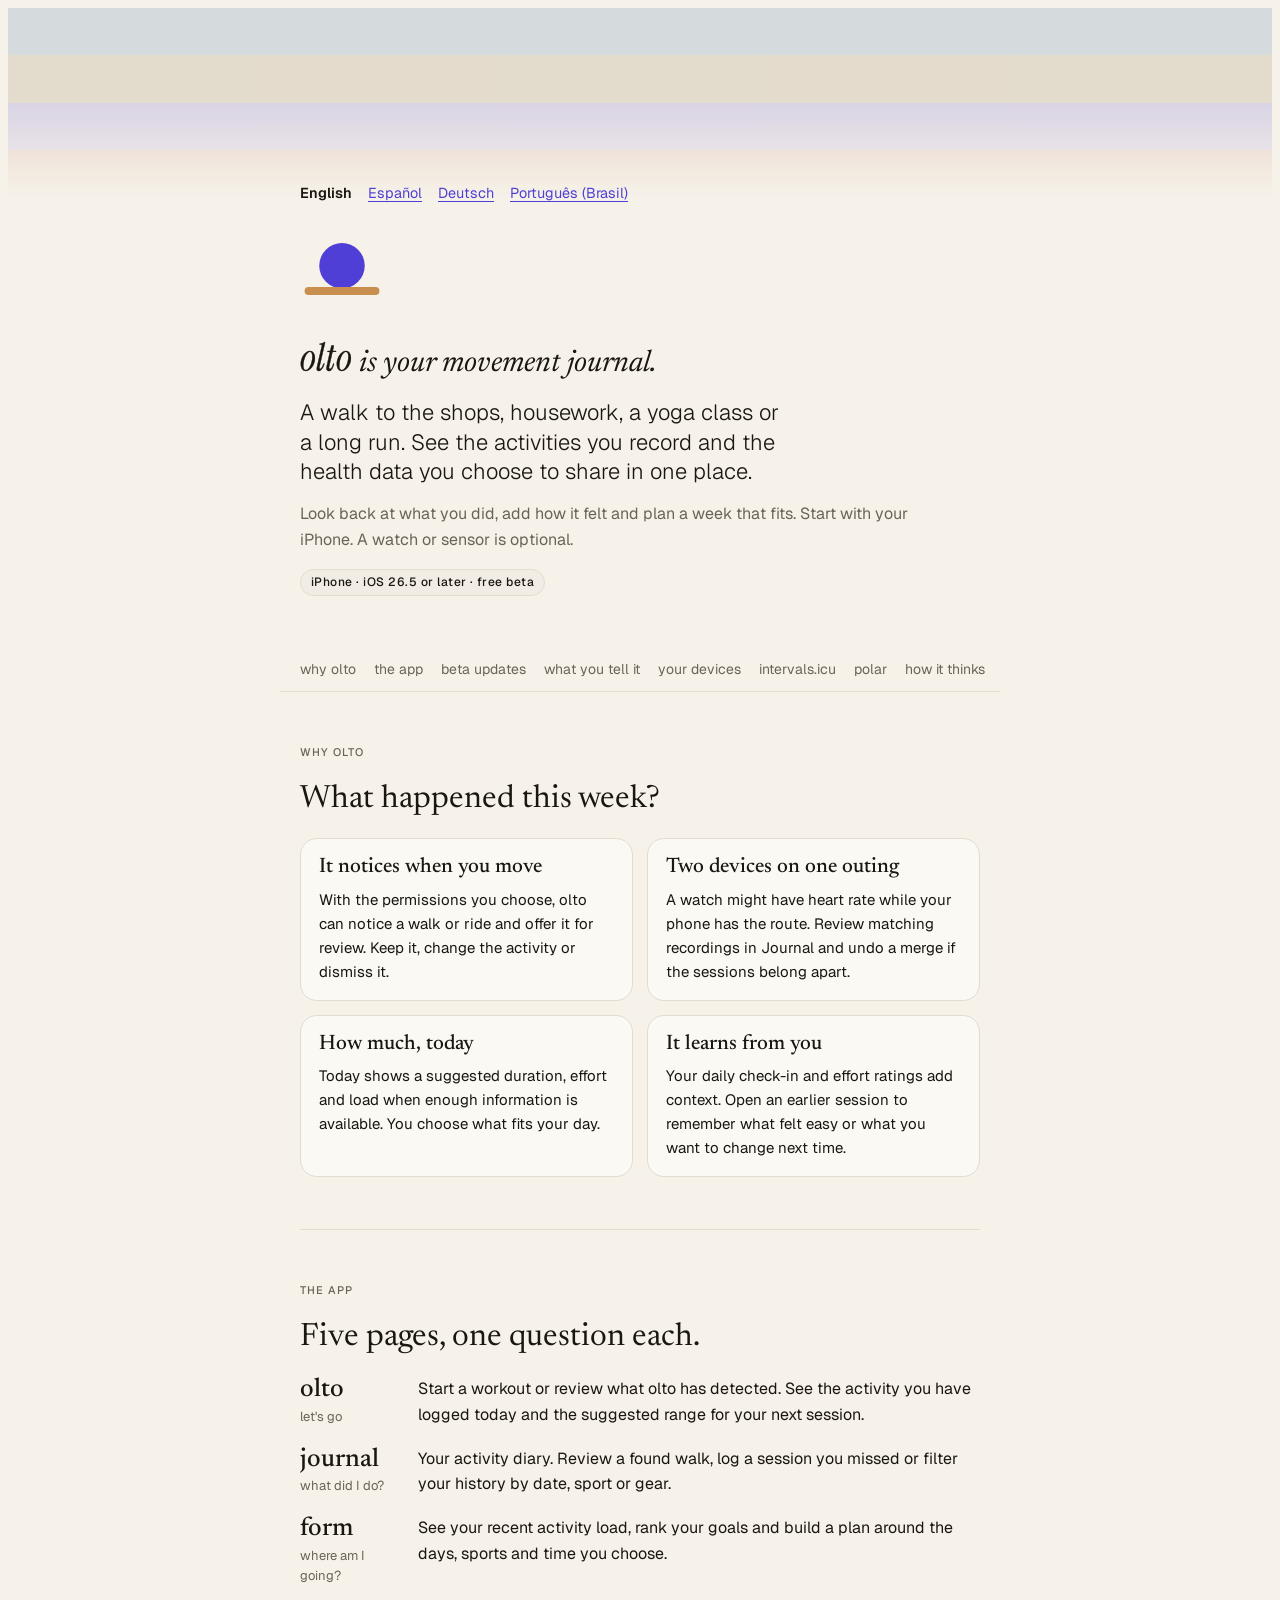
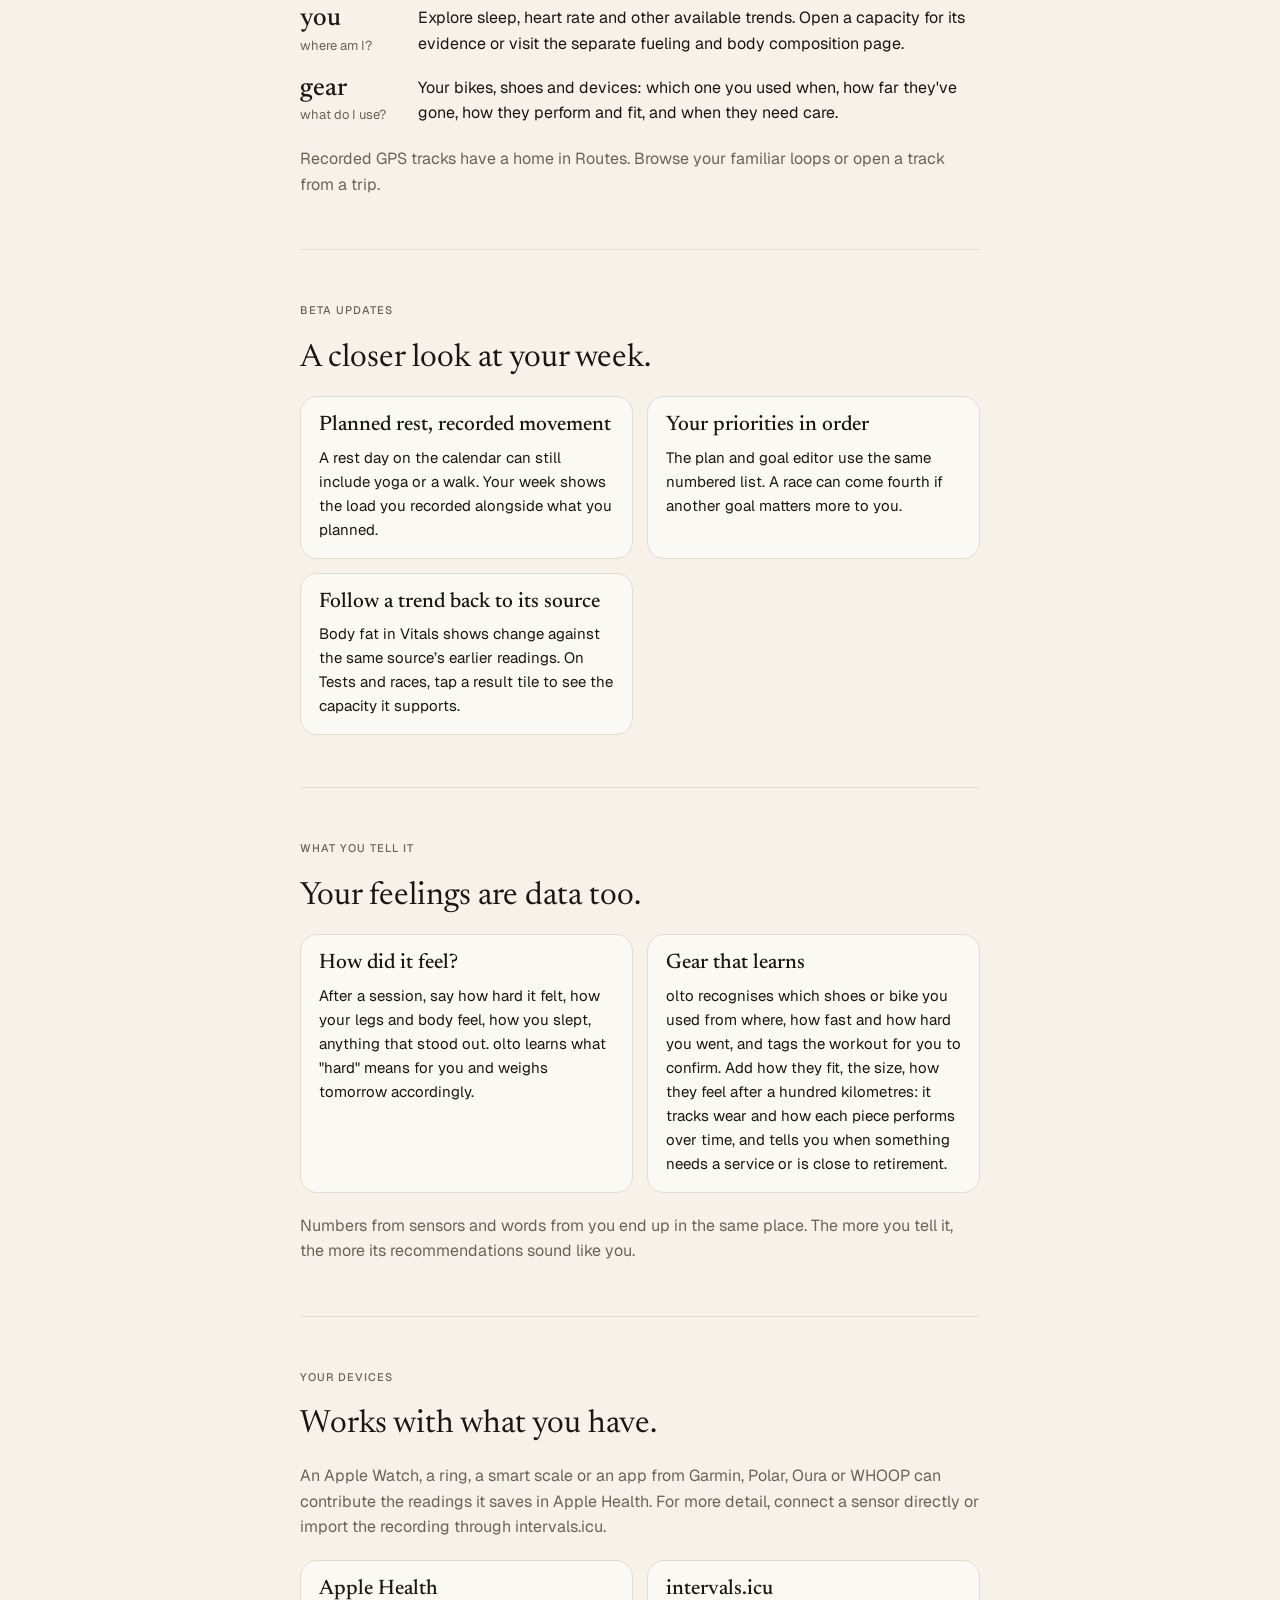
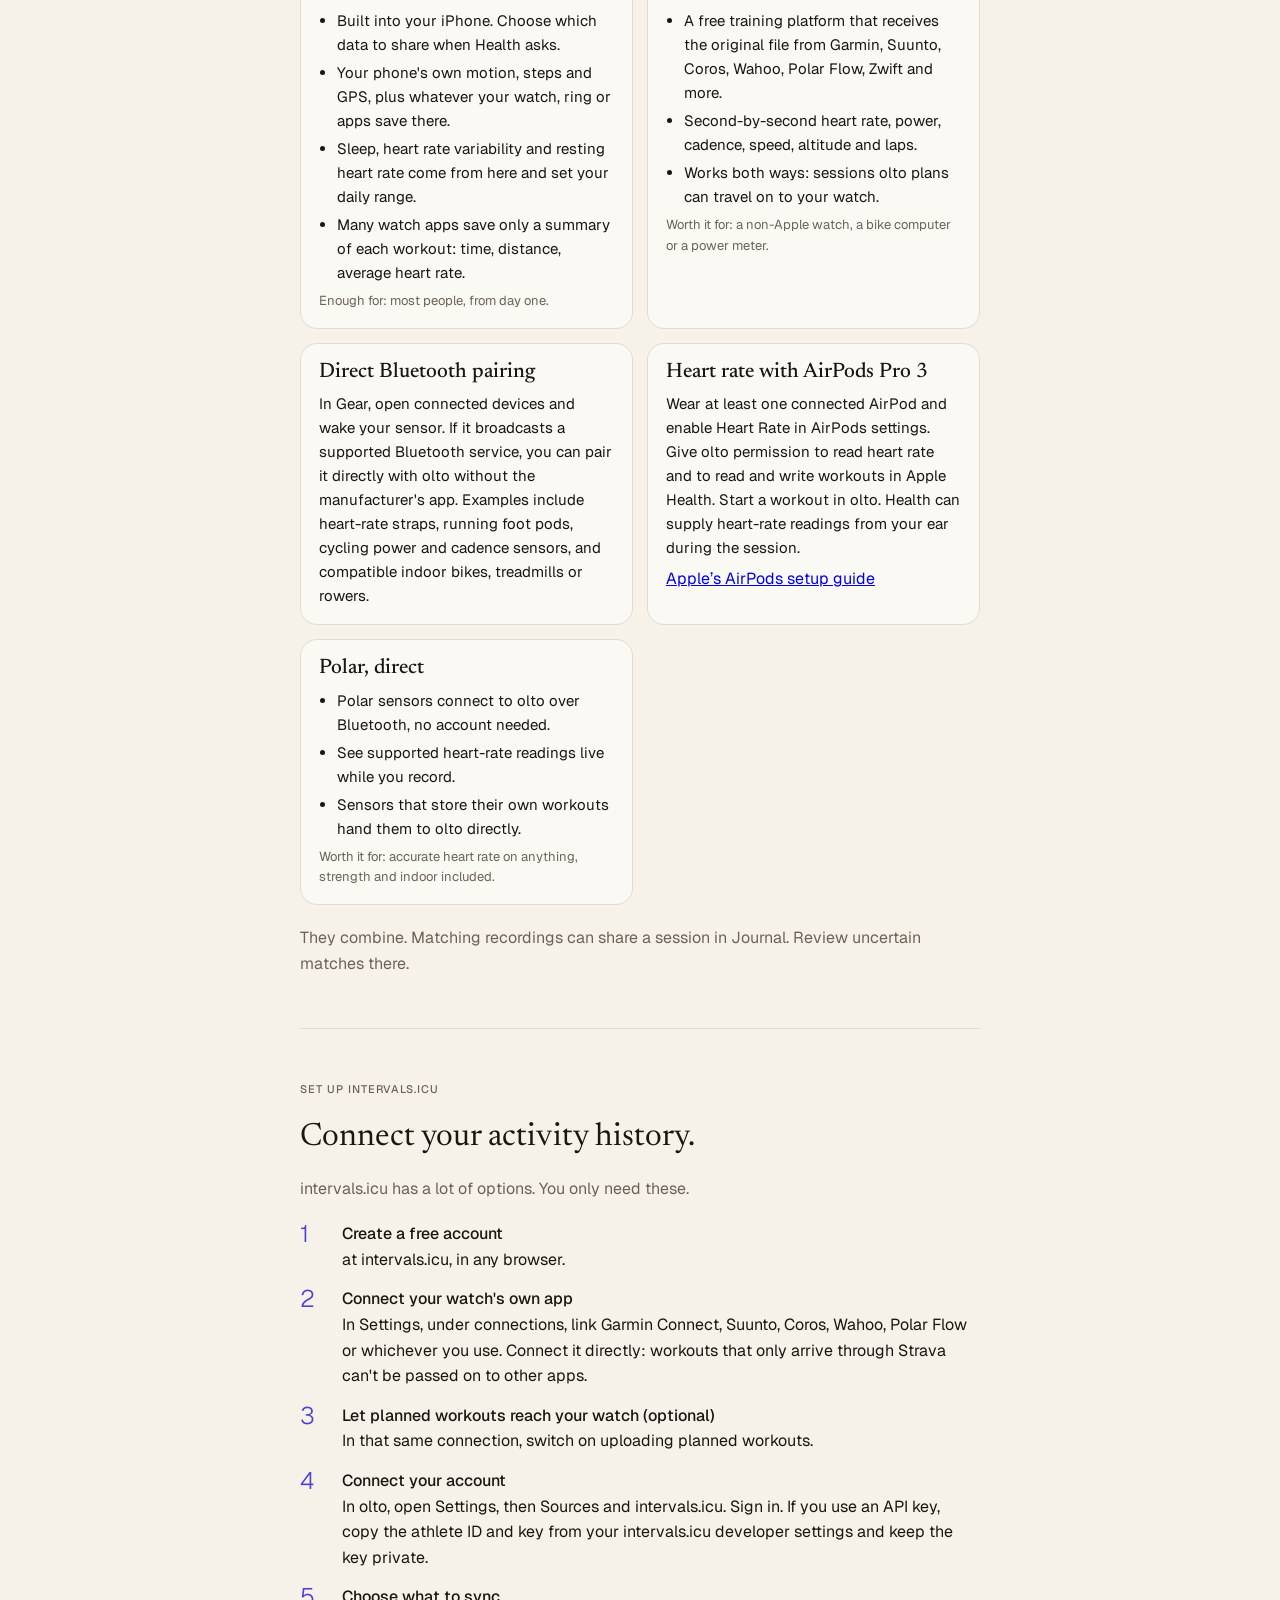
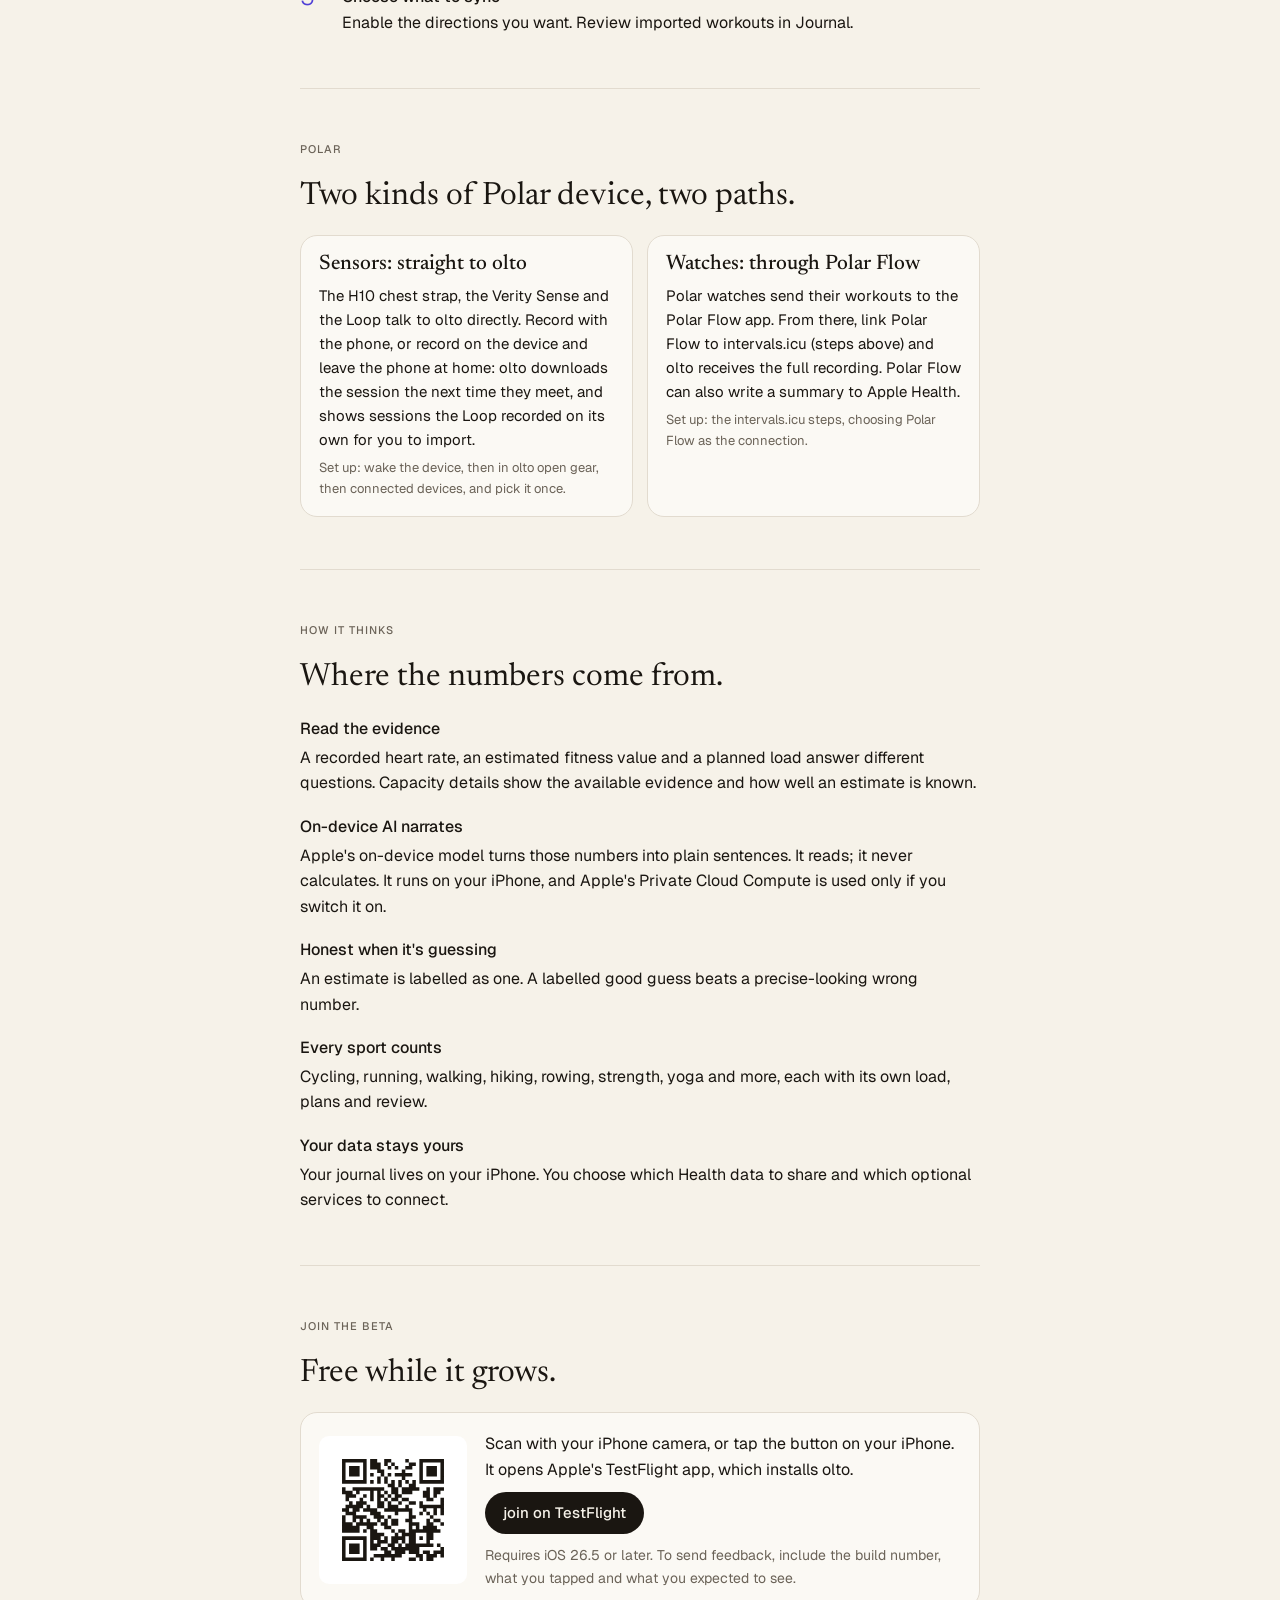
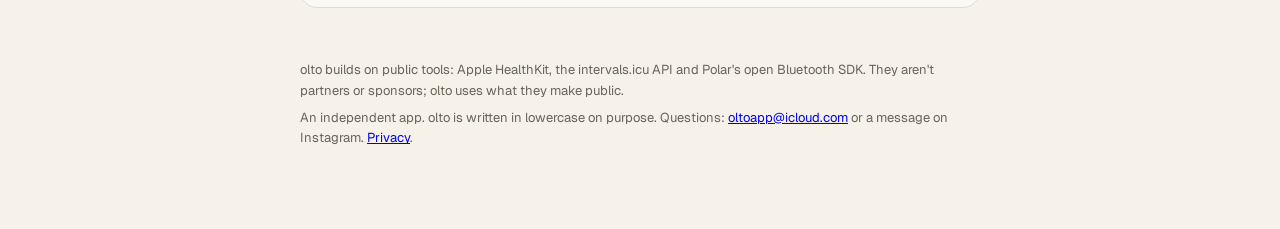
<file: index.html>
<!doctype html>
<html lang="en">
<head>
<meta charset="utf-8">
<meta name="viewport" content="width=device-width, initial-scale=1, viewport-fit=cover">
<title>olto — your movement journal</title>
<meta name="description" content="Bring walks, workouts and everyday movement into one journal. See your week, review your activities and make a plan if you want one. Free iPhone beta.">
<meta property="og:title" content="olto — your movement journal">
<meta property="og:description" content="Walks, workouts and everyday movement in one journal. Free iPhone beta for iOS 26.5 or later.">
<meta property="og:image" content="assets/og.png">
<meta property="og:type" content="website">
<meta name="twitter:card" content="summary_large_image">
<meta name="theme-color" content="#F6F2E9" media="(prefers-color-scheme: light)">
<meta name="theme-color" content="#0C0A08" media="(prefers-color-scheme: dark)">
<link rel="icon" href="assets/mark.svg" type="image/svg+xml">
<link rel="apple-touch-icon" href="assets/apple-touch-icon.png">
<link rel="stylesheet" href="assets/site.css">
<link rel="alternate" hreflang="en" href="https://olto-app.github.io/">
<link rel="alternate" hreflang="es" href="https://olto-app.github.io/es/">
<link rel="alternate" hreflang="de" href="https://olto-app.github.io/de/">
<link rel="alternate" hreflang="pt-BR" href="https://olto-app.github.io/pt-br/">
</head>
<body>
<link rel="stylesheet" href="https://fonts.googleapis.com/css2?family=Instrument+Serif:ital@1&family=Newsreader:ital,opsz,wght@0,6..72,400;0,6..72,500;1,6..72,300;1,6..72,400&family=Geist:wght@300;400;500;600&display=swap">


<div class="sky" aria-hidden="true"></div>
<main>
  <header>
    <div class="languages" role="navigation" aria-label="Languages"><a lang="en" hreflang="en" href="index.html" aria-current="page">English</a> <a lang="es" hreflang="es" href="es/index.html">Español</a> <a lang="de" hreflang="de" href="de/index.html">Deutsch</a> <a lang="pt-BR" hreflang="pt-BR" href="pt-br/index.html">Português (Brasil)</a></div>
    <svg class="mark" viewBox="0 0 48 48" role="img" aria-label="olto">
      <circle cx="24" cy="21" r="13" fill="var(--sun)"/>
      <rect x="2.6" y="33.1" width="42.8" height="4.6" rx="2.3" fill="var(--warm)"/>
    </svg>
    <h1 class="sr">olto</h1>
    <p class="tag" style="font-family:var(--voice);font-style:italic;font-weight:400;font-size:30px;line-height:1.3;margin-top:22px"><span class="name">olto</span> is your movement journal.</p>
    <p class="lede">A walk to the shops, housework, a yoga class or a long run. See the activities you record and the health data you choose to share in one place.</p>
    <p class="sub">Look back at what you did, add how it felt and plan a week that fits. Start with your iPhone. A watch or sensor is optional.</p>
    <p style="margin:16px 0 0"><span class="pill">iPhone · iOS 26.5 or later · free beta</span></p>
  </header>

  <nav aria-label="Sections">
    <a href="#why">why olto</a><a href="#pages">the app</a><a href="#beta-updates">beta updates</a><a href="#you">what you tell it</a><a href="#sources">your devices</a><a href="#intervals">intervals.icu</a><a href="#polar">polar</a><a href="#science">how it thinks</a><a href="#join">join the beta</a>
  </nav>

  <section id="why">
    <span class="eyebrow">why olto</span>
    <h2>What happened this week?</h2>
    <div class="grid">
      <div class="card"><h3>It notices when you move</h3><p>With the permissions you choose, olto can notice a walk or ride and offer it for review. Keep it, change the activity or dismiss it.</p></div>
      <div class="card"><h3>Two devices on one outing</h3><p>A watch might have heart rate while your phone has the route. Review matching recordings in Journal and undo a merge if the sessions belong apart.</p></div>
      <div class="card"><h3>How much, today</h3><p>Today shows a suggested duration, effort and load when enough information is available. You choose what fits your day.</p></div>
      <div class="card"><h3>It learns from you</h3><p>Your daily check-in and effort ratings add context. Open an earlier session to remember what felt easy or what you want to change next time.</p></div>
    </div>
  </section>

  <hr>

  <section id="pages">
    <span class="eyebrow">the app</span>
    <h2>Five pages, one question each.</h2>
    <div class="pages">
      <div class="page"><span class="n">olto</span><span class="q">let's go</span><p>Start a workout or review what olto has detected. See the activity you have logged today and the suggested range for your next session.</p></div>
      <div class="page"><span class="n">journal</span><span class="q">what did I do?</span><p>Your activity diary. Review a found walk, log a session you missed or filter your history by date, sport or gear.</p></div>
      <div class="page"><span class="n">form</span><span class="q">where am I going?</span><p>See your recent activity load, rank your goals and build a plan around the days, sports and time you choose.</p></div>
      <div class="page"><span class="n">you</span><span class="q">where am I?</span><p>Explore sleep, heart rate and other available trends. Open a capacity for its evidence or visit the separate fueling and body composition page.</p></div>
      <div class="page"><span class="n">gear</span><span class="q">what do I use?</span><p>Your bikes, shoes and devices: which one you used when, how far they've gone, how they perform and fit, and when they need care.</p></div>
    </div>
    <p class="note">Recorded GPS tracks have a home in Routes. Browse your familiar loops or open a track from a trip.</p>
  </section>

  <hr>

  <section id="beta-updates">
    <span class="eyebrow">beta updates</span>
    <h2>A closer look at your week.</h2>
    <div class="grid">
      <div class="card"><h3>Planned rest, recorded movement</h3><p>A rest day on the calendar can still include yoga or a walk. Your week shows the load you recorded alongside what you planned.</p></div>
      <div class="card"><h3>Your priorities in order</h3><p>The plan and goal editor use the same numbered list. A race can come fourth if another goal matters more to you.</p></div>
      <div class="card"><h3>Follow a trend back to its source</h3><p>Body fat in Vitals shows change against the same source’s earlier readings. On Tests and races, tap a result tile to see the capacity it supports.</p></div>
    </div>
  </section>

  <hr>

  <section id="you">
    <span class="eyebrow">what you tell it</span>
    <h2>Your feelings are data too.</h2>
    <div class="grid">
      <div class="card"><h3>How did it feel?</h3><p>After a session, say how hard it felt, how your legs and body feel, how you slept, anything that stood out. olto learns what "hard" means for you and weighs tomorrow accordingly.</p></div>
      <div class="card"><h3>Gear that learns</h3><p>olto recognises which shoes or bike you used from where, how fast and how hard you went, and tags the workout for you to confirm. Add how they fit, the size, how they feel after a hundred kilometres: it tracks wear and how each piece performs over time, and tells you when something needs a service or is close to retirement.</p></div>
    </div>
    <p class="note">Numbers from sensors and words from you end up in the same place. The more you tell it, the more its recommendations sound like you.</p>
  </section>

  <hr>

  <section id="sources">
    <span class="eyebrow">your devices</span>
    <h2>Works with what you have.</h2>
    <p class="note">An Apple Watch, a ring, a smart scale or an app from Garmin, Polar, Oura or WHOOP can contribute the readings it saves in Apple Health. For more detail, connect a sensor directly or import the recording through intervals.icu.</p>
    <div class="grid">
      <div class="card"><h3>Apple Health</h3>
        <ul><li>Built into your iPhone. Choose which data to share when Health asks.</li><li>Your phone's own motion, steps and GPS, plus whatever your watch, ring or apps save there.</li><li>Sleep, heart rate variability and resting heart rate come from here and set your daily range.</li><li>Many watch apps save only a summary of each workout: time, distance, average heart rate.</li></ul>
        <span class="best">Enough for: most people, from day one.</span></div>
      <div class="card"><h3>intervals.icu</h3>
        <ul><li>A free training platform that receives the original file from Garmin, Suunto, Coros, Wahoo, Polar Flow, Zwift and more.</li><li>Second-by-second heart rate, power, cadence, speed, altitude and laps.</li><li>Works both ways: sessions olto plans can travel on to your watch.</li></ul>
        <span class="best">Worth it for: a non-Apple watch, a bike computer or a power meter.</span></div>
      <div class="card"><h3>Direct Bluetooth pairing</h3>
        <p>In Gear, open connected devices and wake your sensor. If it broadcasts a supported Bluetooth service, you can pair it directly with olto without the manufacturer's app. Examples include heart-rate straps, running foot pods, cycling power and cadence sensors, and compatible indoor bikes, treadmills or rowers.</p></div>
      <div class="card"><h3>Heart rate with AirPods Pro 3</h3>
        <p>Wear at least one connected AirPod and enable Heart Rate in AirPods settings. Give olto permission to read heart rate and to read and write workouts in Apple Health. Start a workout in olto. Health can supply heart-rate readings from your ear during the session.</p>
        <a href="https://support.apple.com/en-us/123184">Apple’s AirPods setup guide</a></div>
      <div class="card"><h3>Polar, direct</h3>
        <ul><li>Polar sensors connect to olto over Bluetooth, no account needed.</li><li>See supported heart-rate readings live while you record.</li><li>Sensors that store their own workouts hand them to olto directly.</li></ul>
        <span class="best">Worth it for: accurate heart rate on anything, strength and indoor included.</span></div>
    </div>
    <p class="note">They combine. Matching recordings can share a session in Journal. Review uncertain matches there.</p>
  </section>

  <hr>

  <section id="intervals">
    <span class="eyebrow">set up intervals.icu</span>
    <h2>Connect your activity history.</h2>
    <p class="note">intervals.icu has a lot of options. You only need these.</p>
    <ol class="steps">
      <li><span><b>Create a free account</b>at intervals.icu, in any browser.</span></li>
      <li><span><b>Connect your watch's own app</b>In Settings, under connections, link Garmin Connect, Suunto, Coros, Wahoo, Polar Flow or whichever you use. Connect it directly: workouts that only arrive through Strava can't be passed on to other apps.</span></li>
      <li><span><b>Let planned workouts reach your watch (optional)</b>In that same connection, switch on uploading planned workouts.</span></li>
      <li><span><b>Connect your account</b>In olto, open Settings, then Sources and intervals.icu. Sign in. If you use an API key, copy the athlete ID and key from your intervals.icu developer settings and keep the key private.</span></li>
      <li><span><b>Choose what to sync</b>Enable the directions you want. Review imported workouts in Journal.</span></li>
    </ol>
  </section>

  <hr>

  <section id="polar">
    <span class="eyebrow">polar</span>
    <h2>Two kinds of Polar device, two paths.</h2>
    <div class="grid">
      <div class="card"><h3>Sensors: straight to olto</h3>
        <p>The H10 chest strap, the Verity Sense and the Loop talk to olto directly. Record with the phone, or record on the device and leave the phone at home: olto downloads the session the next time they meet, and shows sessions the Loop recorded on its own for you to import.</p>
        <span class="best">Set up: wake the device, then in olto open gear, then connected devices, and pick it once.</span></div>
      <div class="card"><h3>Watches: through Polar Flow</h3>
        <p>Polar watches send their workouts to the Polar Flow app. From there, link Polar Flow to intervals.icu (steps above) and olto receives the full recording. Polar Flow can also write a summary to Apple Health.</p>
        <span class="best">Set up: the intervals.icu steps, choosing Polar Flow as the connection.</span></div>
    </div>
  </section>

  <hr>

  <section id="science">
    <span class="eyebrow">how it thinks</span>
    <h2>Where the numbers come from.</h2>
    <div class="qa">
      <div><h4>Read the evidence</h4><p>A recorded heart rate, an estimated fitness value and a planned load answer different questions. Capacity details show the available evidence and how well an estimate is known.</p></div>
      <div><h4>On-device AI narrates</h4><p>Apple's on-device model turns those numbers into plain sentences. It reads; it never calculates. It runs on your iPhone, and Apple's Private Cloud Compute is used only if you switch it on.</p></div>
      <div><h4>Honest when it's guessing</h4><p>An estimate is labelled as one. A labelled good guess beats a precise-looking wrong number.</p></div>
      <div><h4>Every sport counts</h4><p>Cycling, running, walking, hiking, rowing, strength, yoga and more, each with its own load, plans and review.</p></div>
      <div><h4>Your data stays yours</h4><p>Your journal lives on your iPhone. You choose which Health data to share and which optional services to connect.</p></div>
    </div>
  </section>

  <hr>

  <section id="join">
    <span class="eyebrow">join the beta</span>
    <h2>Free while it grows.</h2>
    <div class="join">
      <div id="qr"><img src="assets/beta-qr.svg" width="116" height="116" alt="QR code to join the olto TestFlight beta"></div>
      <div style="display:grid;gap:10px">
        <p style="margin:0">Scan with your iPhone camera, or tap the button on your iPhone. It opens Apple's TestFlight app, which installs olto.</p>
        <p style="margin:0"><a class="btn" id="joinlink" href="https://testflight.apple.com/join/uTrXgEsq">join on TestFlight</a></p>
        <p class="note" id="joinnote" style="font-size:14px">Requires iOS 26.5 or later. To send feedback, include the build number, what you tapped and what you expected to see.</p>
      </div>
    </div>
  </section>

  <footer>
    <span>olto builds on public tools: Apple HealthKit, the intervals.icu API and Polar's open Bluetooth SDK. They aren't partners or sponsors; olto uses what they make public.</span>
    <span>An independent app. olto is written in lowercase on purpose. Questions: <a href="mailto:oltoapp@icloud.com">oltoapp@icloud.com</a> or a message on Instagram. <a href="privacy.html">Privacy</a>.</span>
  </footer>
</main>


</body>
</html>
</file>
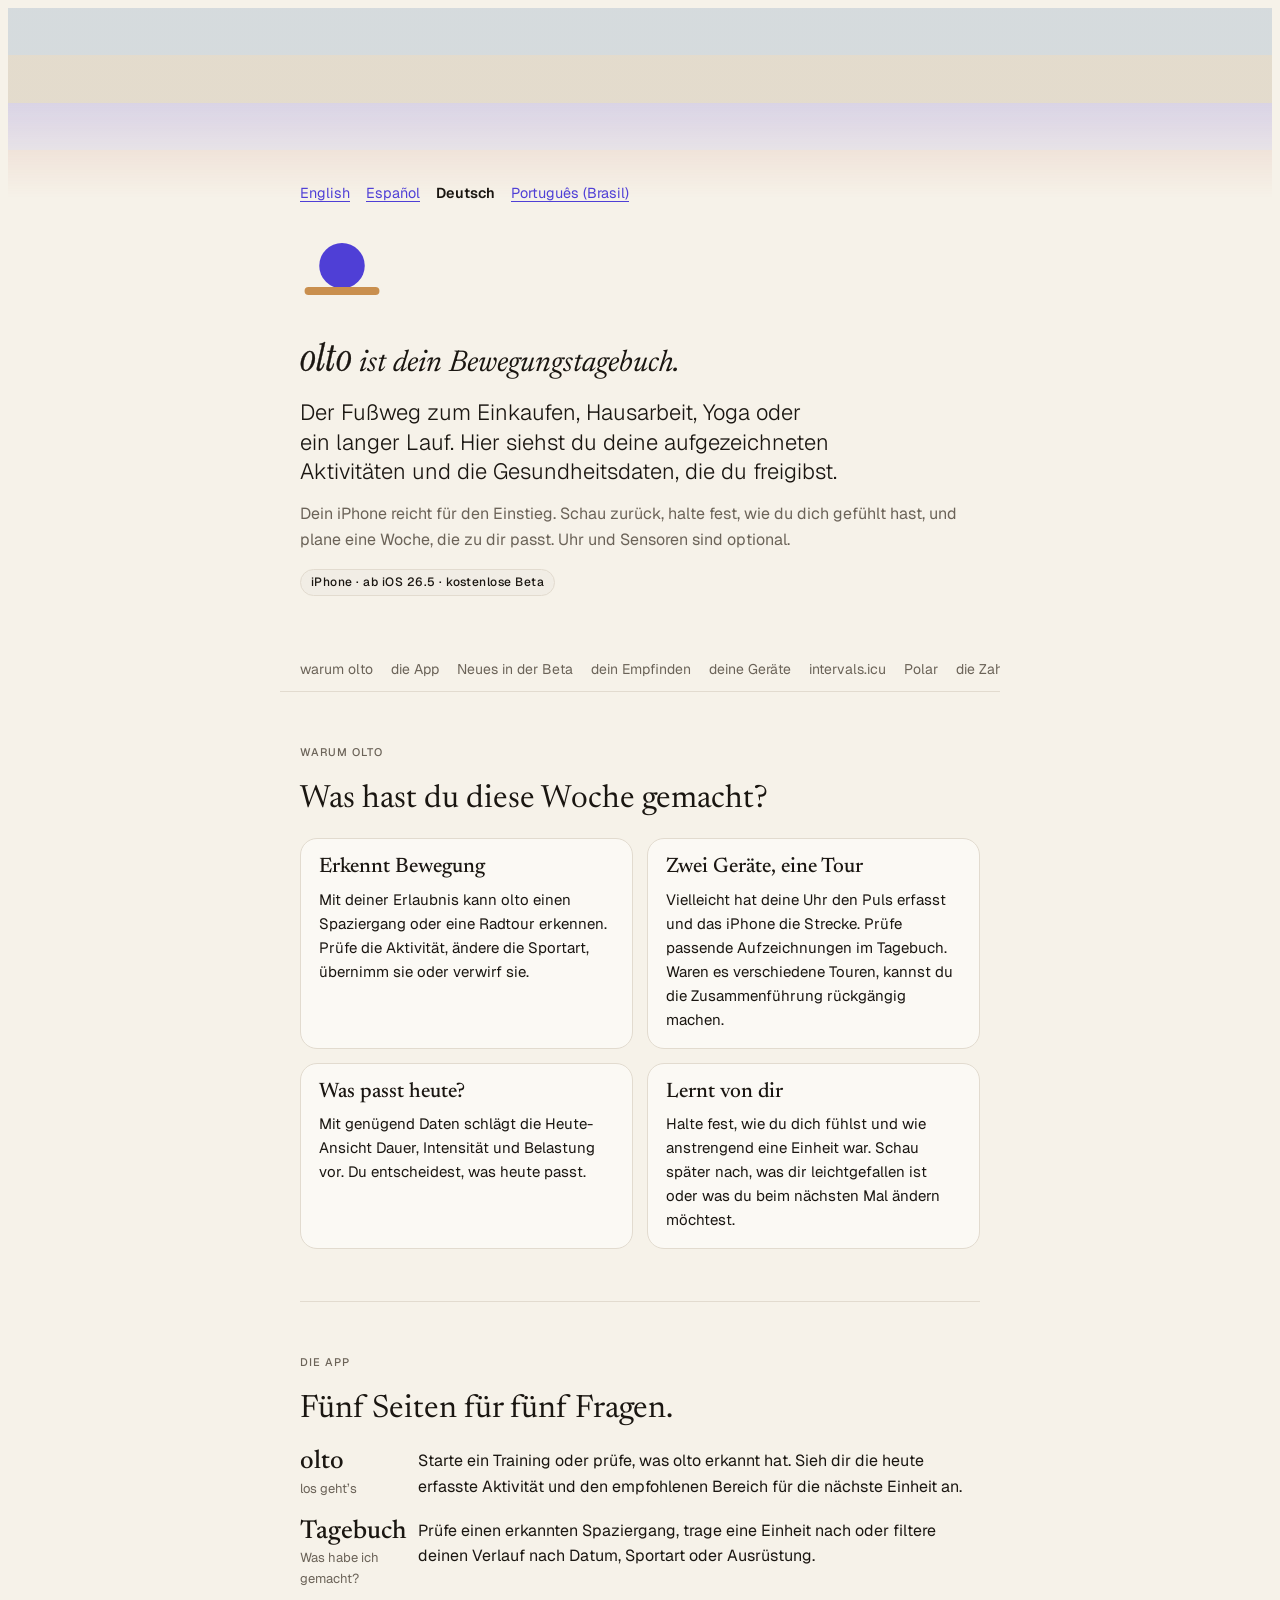
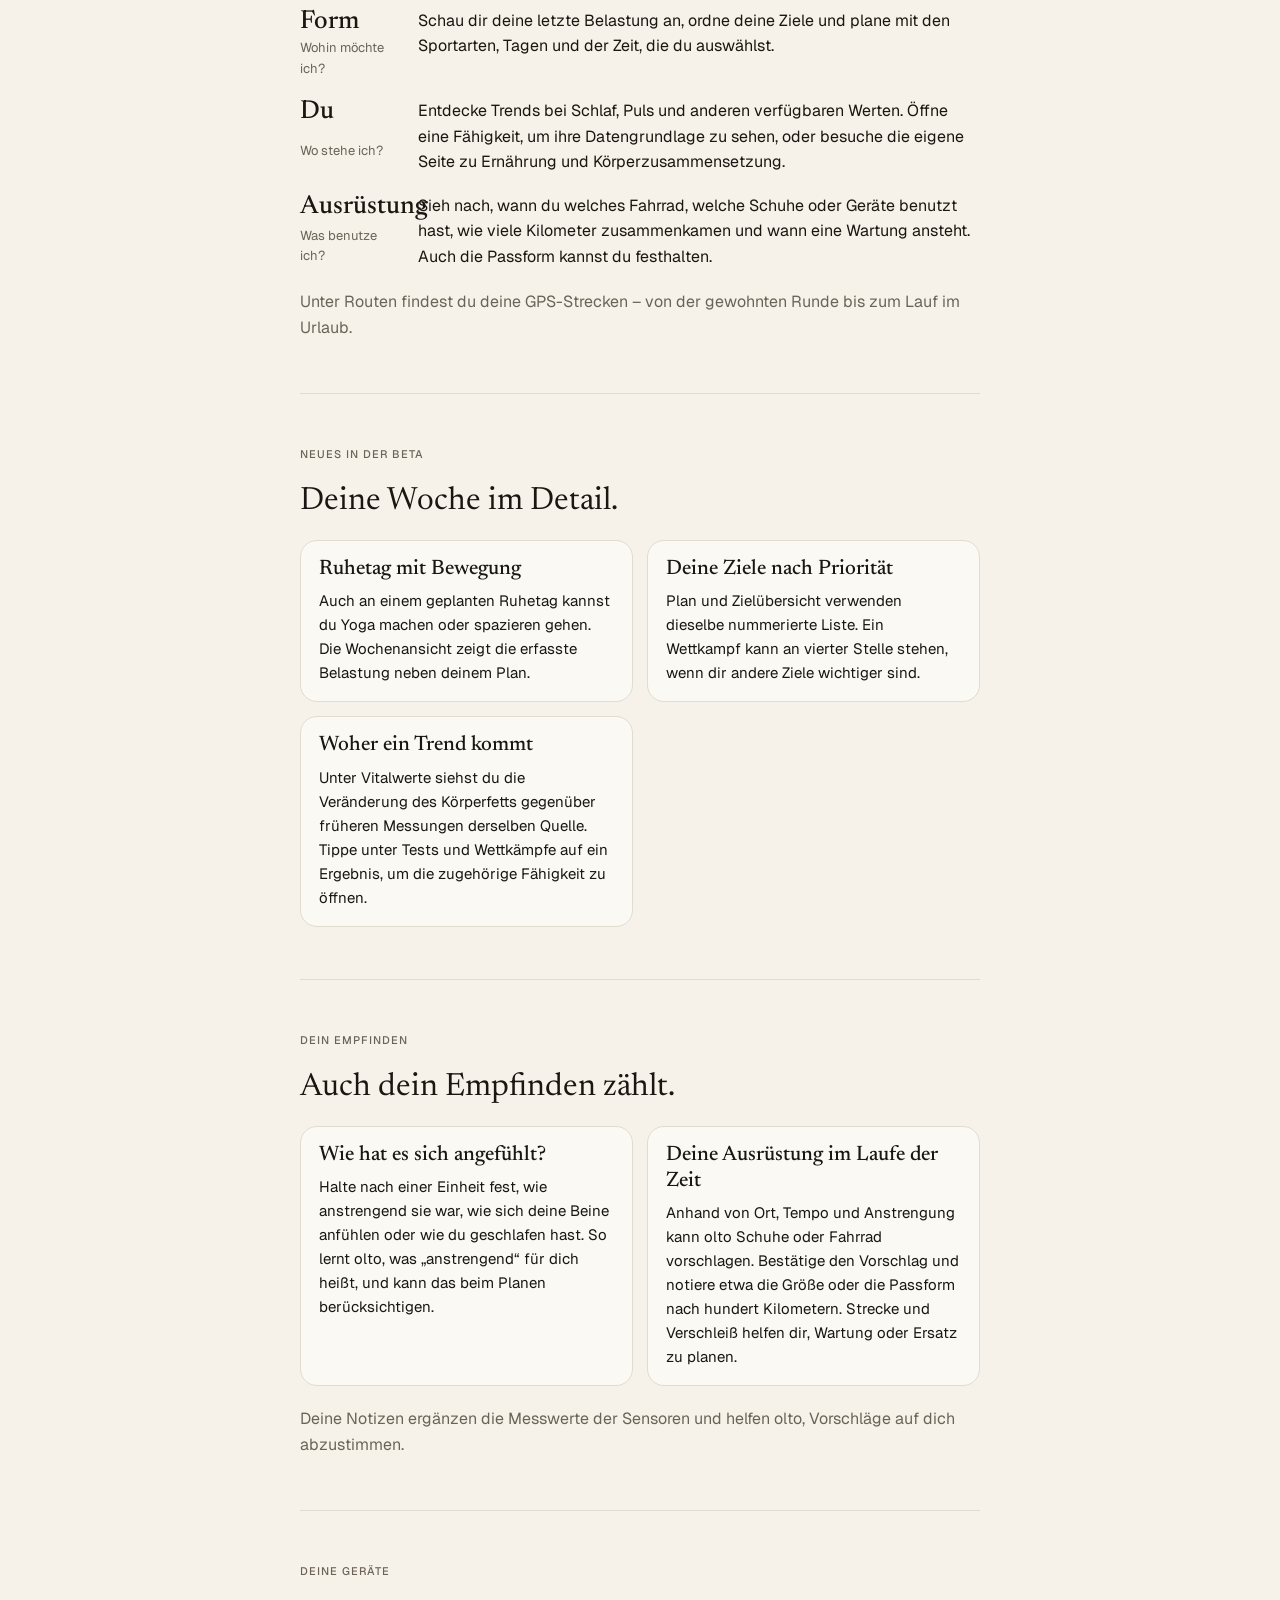
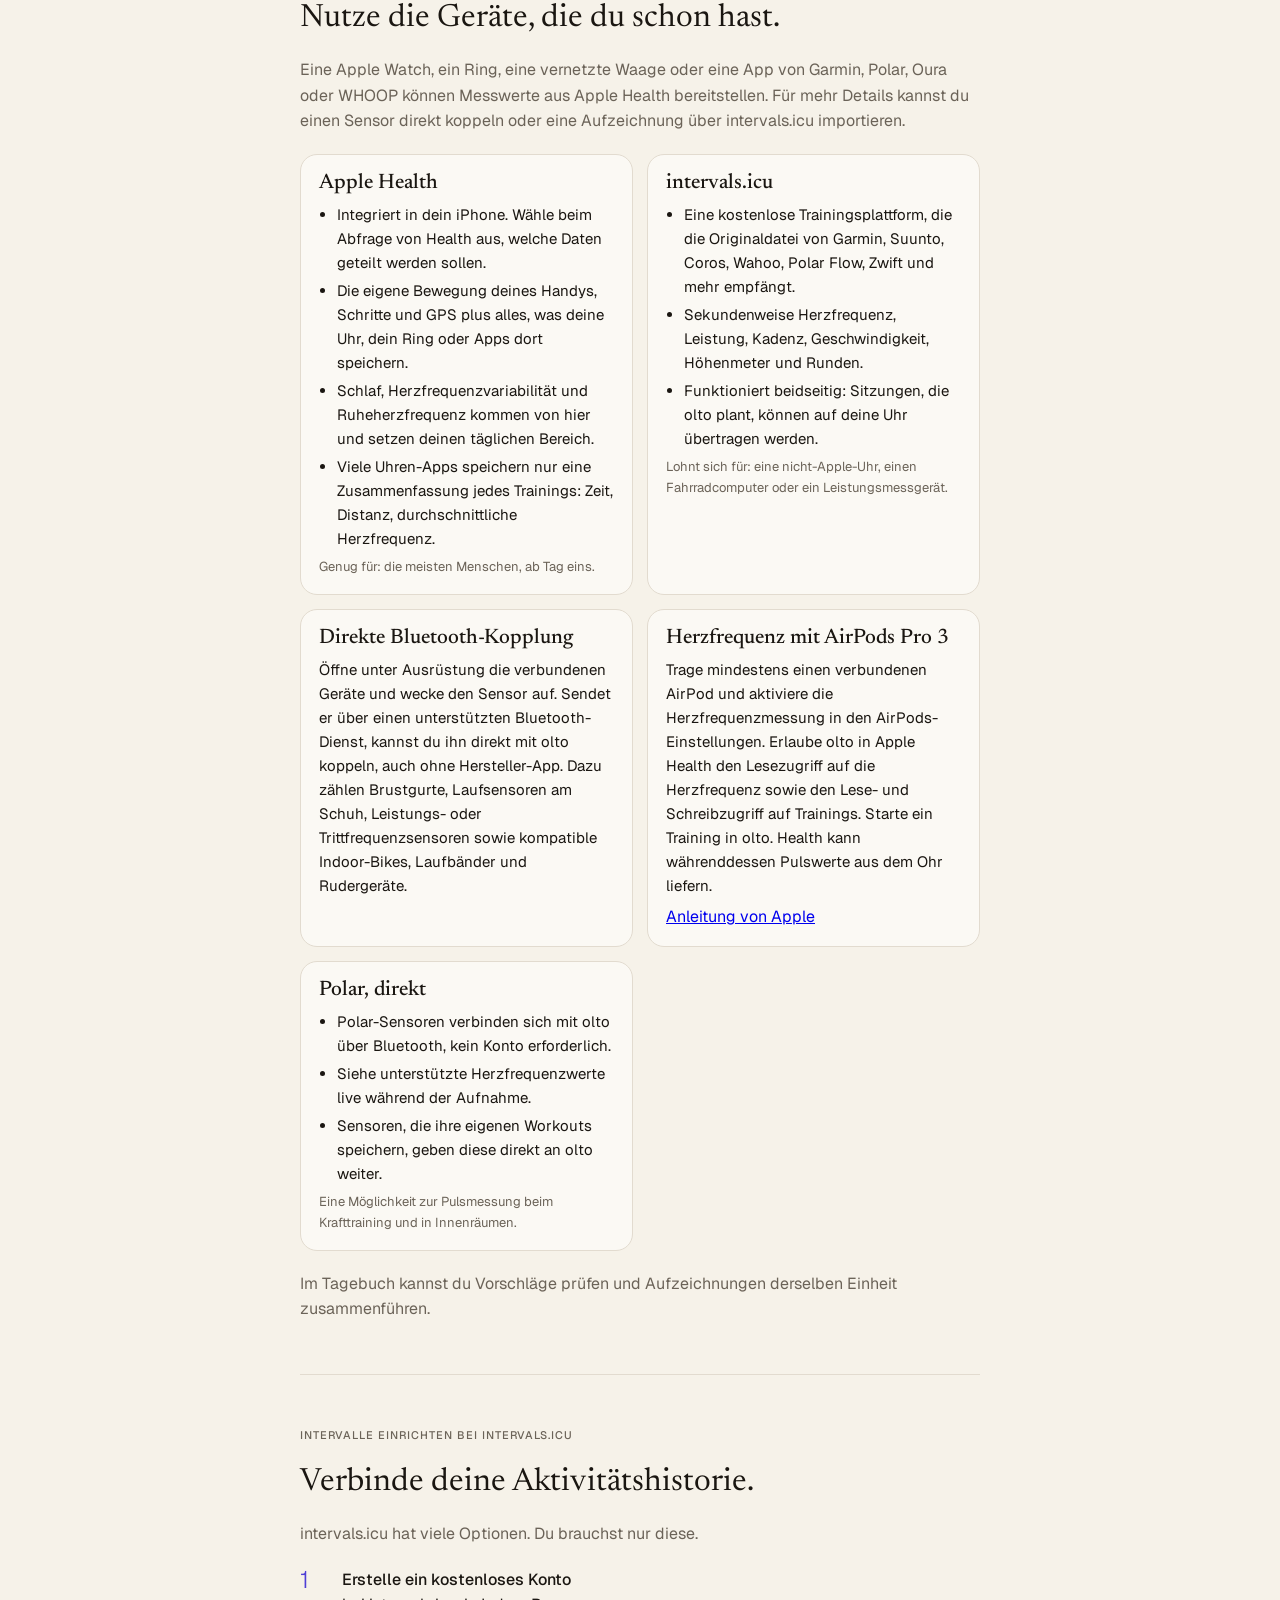
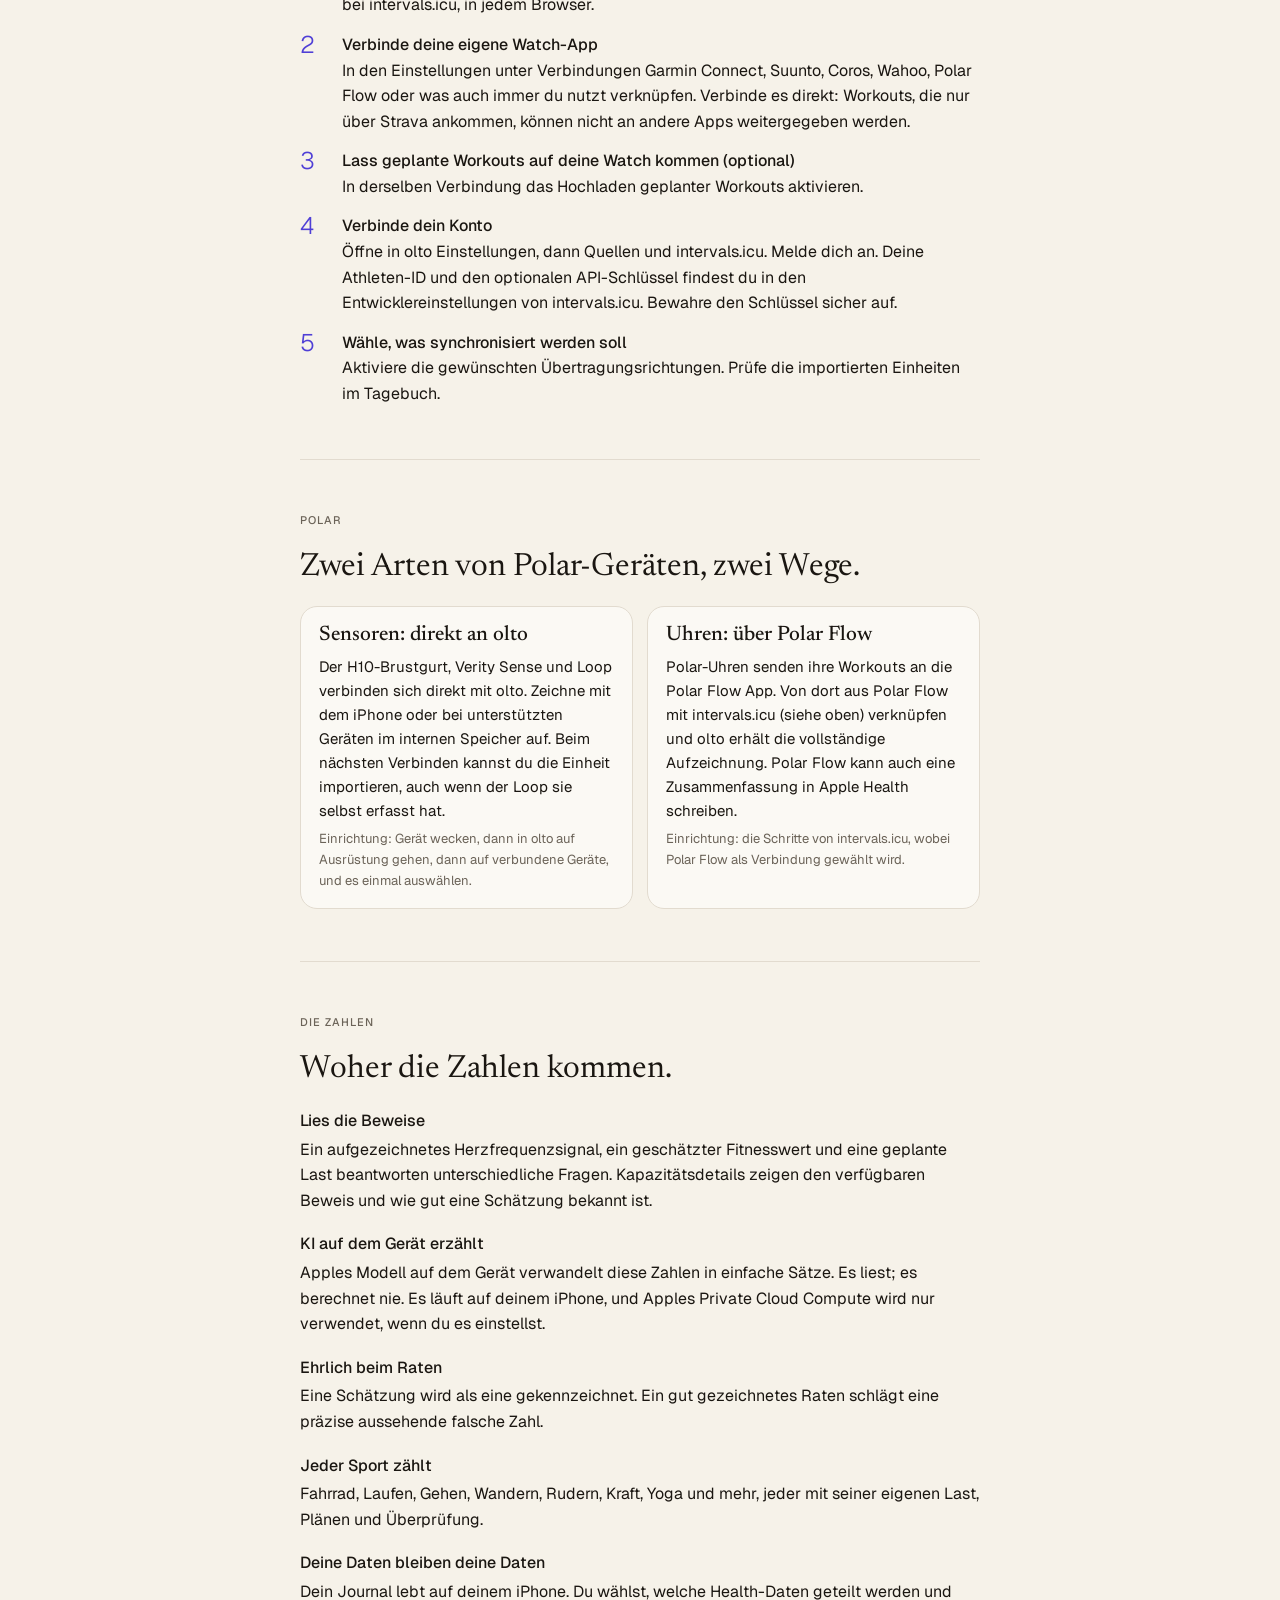
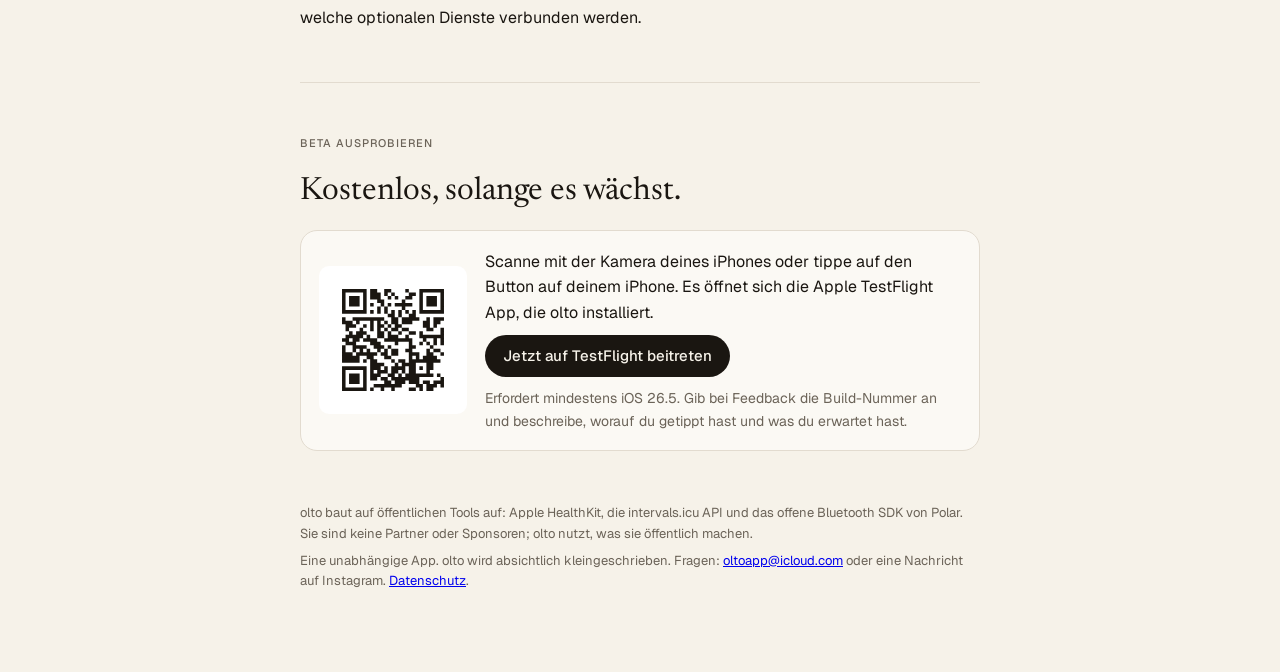
<file: de/index.html>
<!doctype html>
<html lang="de">
<head>
<meta charset="utf-8">
<meta name="viewport" content="width=device-width, initial-scale=1, viewport-fit=cover">
<title>olto – dein Bewegungstagebuch</title>
<meta name="description" content="Spaziergänge, Training und Bewegung im Alltag in einem Tagebuch. Schau auf deine Woche zurück und plane die nächste, wenn du möchtest. Kostenlose iPhone-Beta.">
<meta property="og:title" content="olto – dein Bewegungstagebuch">
<meta property="og:description" content="Spaziergänge, Training und Alltagsbewegung in einem Tagebuch. Kostenlose iPhone-Beta ab iOS 26.5.">
<meta property="og:image" content="../assets/og.png">
<meta property="og:type" content="website">
<meta name="twitter:card" content="summary_large_image">
<meta name="theme-color" content="#F6F2E9" media="(prefers-color-scheme: light)">
<meta name="theme-color" content="#0C0A08" media="(prefers-color-scheme: dark)">
<link rel="icon" href="../assets/mark.svg" type="image/svg+xml">
<link rel="apple-touch-icon" href="../assets/apple-touch-icon.png">
<link rel="stylesheet" href="../assets/site.css">
<link rel="alternate" hreflang="en" href="https://olto-app.github.io/">
<link rel="alternate" hreflang="es" href="https://olto-app.github.io/es/">
<link rel="alternate" hreflang="de" href="https://olto-app.github.io/de/">
<link rel="alternate" hreflang="pt-BR" href="https://olto-app.github.io/pt-br/">
</head>
<body>
<link rel="stylesheet" href="https://fonts.googleapis.com/css2?family=Instrument+Serif:ital@1&family=Newsreader:ital,opsz,wght@0,6..72,400;0,6..72,500;1,6..72,300;1,6..72,400&family=Geist:wght@300;400;500;600&display=swap">


<div class="sky" aria-hidden="true"></div>
<main>
  <header>
    <div class="languages" role="navigation" aria-label="Sprachen"><a lang="en" hreflang="en" href="../index.html">English</a> <a lang="es" hreflang="es" href="../es/index.html">Español</a> <a lang="de" hreflang="de" href="index.html" aria-current="page">Deutsch</a> <a lang="pt-BR" hreflang="pt-BR" href="../pt-br/index.html">Português (Brasil)</a></div>
    <svg class="mark" viewBox="0 0 48 48" role="img" aria-label="olto">
      <circle cx="24" cy="21" r="13" fill="var(--sun)"/>
      <rect x="2.6" y="33.1" width="42.8" height="4.6" rx="2.3" fill="var(--warm)"/>
    </svg>
    <h1 class="sr">olto</h1>
    <p class="tag" style="font-family:var(--voice);font-style:italic;font-weight:400;font-size:30px;line-height:1.3;margin-top:22px"><span class="name">olto</span> ist dein Bewegungstagebuch.</p>
    <p class="lede">Der Fußweg zum Einkaufen, Hausarbeit, Yoga oder ein langer Lauf. Hier siehst du deine aufgezeichneten Aktivitäten und die Gesundheitsdaten, die du freigibst.</p>
    <p class="sub">Dein iPhone reicht für den Einstieg. Schau zurück, halte fest, wie du dich gefühlt hast, und plane eine Woche, die zu dir passt. Uhr und Sensoren sind optional.</p>
    <p style="margin:16px 0 0"><span class="pill">iPhone · ab iOS 26.5 · kostenlose Beta</span></p>
  </header>

  <nav aria-label="Abschnitte">
    <a href="#why">warum olto</a><a href="#pages">die App</a><a href="#beta-updates">Neues in der Beta</a><a href="#you">dein Empfinden</a><a href="#sources">deine Geräte</a><a href="#intervals">intervals.icu</a><a href="#polar">Polar</a><a href="#science">die Zahlen</a><a href="#join">Beta ausprobieren</a>
  </nav>

  <section id="why">
    <span class="eyebrow">warum olto</span>
    <h2>Was hast du diese Woche gemacht?</h2>
    <div class="grid">
      <div class="card"><h3>Erkennt Bewegung</h3><p>Mit deiner Erlaubnis kann olto einen Spaziergang oder eine Radtour erkennen. Prüfe die Aktivität, ändere die Sportart, übernimm sie oder verwirf sie.</p></div>
      <div class="card"><h3>Zwei Geräte, eine Tour</h3><p>Vielleicht hat deine Uhr den Puls erfasst und das iPhone die Strecke. Prüfe passende Aufzeichnungen im Tagebuch. Waren es verschiedene Touren, kannst du die Zusammenführung rückgängig machen.</p></div>
      <div class="card"><h3>Was passt heute?</h3><p>Mit genügend Daten schlägt die Heute-Ansicht Dauer, Intensität und Belastung vor. Du entscheidest, was heute passt.</p></div>
      <div class="card"><h3>Lernt von dir</h3><p>Halte fest, wie du dich fühlst und wie anstrengend eine Einheit war. Schau später nach, was dir leichtgefallen ist oder was du beim nächsten Mal ändern möchtest.</p></div>
    </div>
  </section>

  <hr>

  <section id="pages">
    <span class="eyebrow">die App</span>
    <h2>Fünf Seiten für fünf Fragen.</h2>
    <div class="pages">
      <div class="page"><span class="n">olto</span><span class="q">los geht’s</span><p>Starte ein Training oder prüfe, was olto erkannt hat. Sieh dir die heute erfasste Aktivität und den empfohlenen Bereich für die nächste Einheit an.</p></div>
      <div class="page"><span class="n">Tagebuch</span><span class="q">Was habe ich gemacht?</span><p>Prüfe einen erkannten Spaziergang, trage eine Einheit nach oder filtere deinen Verlauf nach Datum, Sportart oder Ausrüstung.</p></div>
      <div class="page"><span class="n">Form</span><span class="q">Wohin möchte ich?</span><p>Schau dir deine letzte Belastung an, ordne deine Ziele und plane mit den Sportarten, Tagen und der Zeit, die du auswählst.</p></div>
      <div class="page"><span class="n">Du</span><span class="q">Wo stehe ich?</span><p>Entdecke Trends bei Schlaf, Puls und anderen verfügbaren Werten. Öffne eine Fähigkeit, um ihre Datengrundlage zu sehen, oder besuche die eigene Seite zu Ernährung und Körperzusammensetzung.</p></div>
      <div class="page"><span class="n">Ausrüstung</span><span class="q">Was benutze ich?</span><p>Sieh nach, wann du welches Fahrrad, welche Schuhe oder Geräte benutzt hast, wie viele Kilometer zusammenkamen und wann eine Wartung ansteht. Auch die Passform kannst du festhalten.</p></div>
    </div>
    <p class="note">Unter Routen findest du deine GPS-Strecken – von der gewohnten Runde bis zum Lauf im Urlaub.</p>
  </section>

  <hr>

  <section id="beta-updates">
    <span class="eyebrow">Neues in der Beta</span>
    <h2>Deine Woche im Detail.</h2>
    <div class="grid">
      <div class="card"><h3>Ruhetag mit Bewegung</h3><p>Auch an einem geplanten Ruhetag kannst du Yoga machen oder spazieren gehen. Die Wochenansicht zeigt die erfasste Belastung neben deinem Plan.</p></div>
      <div class="card"><h3>Deine Ziele nach Priorität</h3><p>Plan und Zielübersicht verwenden dieselbe nummerierte Liste. Ein Wettkampf kann an vierter Stelle stehen, wenn dir andere Ziele wichtiger sind.</p></div>
      <div class="card"><h3>Woher ein Trend kommt</h3><p>Unter Vitalwerte siehst du die Veränderung des Körperfetts gegenüber früheren Messungen derselben Quelle. Tippe unter Tests und Wettkämpfe auf ein Ergebnis, um die zugehörige Fähigkeit zu öffnen.</p></div>
    </div>
  </section>

  <hr>

  <section id="you">
    <span class="eyebrow">dein Empfinden</span>
    <h2>Auch dein Empfinden zählt.</h2>
    <div class="grid">
      <div class="card"><h3>Wie hat es sich angefühlt?</h3><p>Halte nach einer Einheit fest, wie anstrengend sie war, wie sich deine Beine anfühlen oder wie du geschlafen hast. So lernt olto, was „anstrengend“ für dich heißt, und kann das beim Planen berücksichtigen.</p></div>
      <div class="card"><h3>Deine Ausrüstung im Laufe der Zeit</h3><p>Anhand von Ort, Tempo und Anstrengung kann olto Schuhe oder Fahrrad vorschlagen. Bestätige den Vorschlag und notiere etwa die Größe oder die Passform nach hundert Kilometern. Strecke und Verschleiß helfen dir, Wartung oder Ersatz zu planen.</p></div>
    </div>
    <p class="note">Deine Notizen ergänzen die Messwerte der Sensoren und helfen olto, Vorschläge auf dich abzustimmen.</p>
  </section>

  <hr>

  <section id="sources">
    <span class="eyebrow">deine Geräte</span>
    <h2>Nutze die Geräte, die du schon hast.</h2>
    <p class="note">Eine Apple Watch, ein Ring, eine vernetzte Waage oder eine App von Garmin, Polar, Oura oder WHOOP können Messwerte aus Apple Health bereitstellen. Für mehr Details kannst du einen Sensor direkt koppeln oder eine Aufzeichnung über intervals.icu importieren.</p>
    <div class="grid">
      <div class="card"><h3>Apple Health</h3>
        <ul><li>Integriert in dein iPhone. Wähle beim Abfrage von Health aus, welche Daten geteilt werden sollen.</li><li>Die eigene Bewegung deines Handys, Schritte und GPS plus alles, was deine Uhr, dein Ring oder Apps dort speichern.</li><li>Schlaf, Herzfrequenzvariabilität und Ruheherzfrequenz kommen von hier und setzen deinen täglichen Bereich.</li><li>Viele Uhren-Apps speichern nur eine Zusammenfassung jedes Trainings: Zeit, Distanz, durchschnittliche Herzfrequenz.</li></ul>
        <span class="best">Genug für: die meisten Menschen, ab Tag eins.</span></div>
      <div class="card"><h3>intervals.icu</h3>
        <ul><li>Eine kostenlose Trainingsplattform, die die Originaldatei von Garmin, Suunto, Coros, Wahoo, Polar Flow, Zwift und mehr empfängt.</li><li>Sekundenweise Herzfrequenz, Leistung, Kadenz, Geschwindigkeit, Höhenmeter und Runden.</li><li>Funktioniert beidseitig: Sitzungen, die olto plant, können auf deine Uhr übertragen werden.</li></ul>
        <span class="best">Lohnt sich für: eine nicht-Apple-Uhr, einen Fahrradcomputer oder ein Leistungsmessgerät.</span></div>
      <div class="card"><h3>Direkte Bluetooth-Kopplung</h3>
        <p>Öffne unter Ausrüstung die verbundenen Geräte und wecke den Sensor auf. Sendet er über einen unterstützten Bluetooth-Dienst, kannst du ihn direkt mit olto koppeln, auch ohne Hersteller-App. Dazu zählen Brustgurte, Laufsensoren am Schuh, Leistungs- oder Trittfrequenzsensoren sowie kompatible Indoor-Bikes, Laufbänder und Rudergeräte.</p></div>
      <div class="card"><h3>Herzfrequenz mit AirPods Pro 3</h3>
        <p>Trage mindestens einen verbundenen AirPod und aktiviere die Herzfrequenzmessung in den AirPods-Einstellungen. Erlaube olto in Apple Health den Lesezugriff auf die Herzfrequenz sowie den Lese- und Schreibzugriff auf Trainings. Starte ein Training in olto. Health kann währenddessen Pulswerte aus dem Ohr liefern.</p>
        <a href="https://support.apple.com/de-de/123184">Anleitung von Apple</a></div>
      <div class="card"><h3>Polar, direkt</h3>
        <ul><li>Polar-Sensoren verbinden sich mit olto über Bluetooth, kein Konto erforderlich.</li><li>Siehe unterstützte Herzfrequenzwerte live während der Aufnahme.</li><li>Sensoren, die ihre eigenen Workouts speichern, geben diese direkt an olto weiter.</li></ul>
        <span class="best">Eine Möglichkeit zur Pulsmessung beim Krafttraining und in Innenräumen.</span></div>
    </div>
    <p class="note">Im Tagebuch kannst du Vorschläge prüfen und Aufzeichnungen derselben Einheit zusammenführen.</p>
  </section>

  <hr>

  <section id="intervals">
    <span class="eyebrow">Intervalle einrichten bei intervals.icu</span>
    <h2>Verbinde deine Aktivitätshistorie.</h2>
    <p class="note">intervals.icu hat viele Optionen. Du brauchst nur diese.</p>
    <ol class="steps">
      <li><span><b>Erstelle ein kostenloses Konto</b>bei intervals.icu, in jedem Browser.</span></li>
      <li><span><b>Verbinde deine eigene Watch-App</b>In den Einstellungen unter Verbindungen Garmin Connect, Suunto, Coros, Wahoo, Polar Flow oder was auch immer du nutzt verknüpfen. Verbinde es direkt: Workouts, die nur über Strava ankommen, können nicht an andere Apps weitergegeben werden.</span></li>
      <li><span><b>Lass geplante Workouts auf deine Watch kommen (optional)</b>In derselben Verbindung das Hochladen geplanter Workouts aktivieren.</span></li>
      <li><span><b>Verbinde dein Konto</b>Öffne in olto Einstellungen, dann Quellen und intervals.icu. Melde dich an. Deine Athleten-ID und den optionalen API-Schlüssel findest du in den Entwicklereinstellungen von intervals.icu. Bewahre den Schlüssel sicher auf.</span></li>
      <li><span><b>Wähle, was synchronisiert werden soll</b>Aktiviere die gewünschten Übertragungsrichtungen. Prüfe die importierten Einheiten im Tagebuch.</span></li>
    </ol>
  </section>

  <hr>

  <section id="polar">
    <span class="eyebrow">Polar</span>
    <h2>Zwei Arten von Polar-Geräten, zwei Wege.</h2>
    <div class="grid">
      <div class="card"><h3>Sensoren: direkt an olto</h3>
        <p>Der H10-Brustgurt, Verity Sense und Loop verbinden sich direkt mit olto. Zeichne mit dem iPhone oder bei unterstützten Geräten im internen Speicher auf. Beim nächsten Verbinden kannst du die Einheit importieren, auch wenn der Loop sie selbst erfasst hat.</p>
        <span class="best">Einrichtung: Gerät wecken, dann in olto auf Ausrüstung gehen, dann auf verbundene Geräte, und es einmal auswählen.</span></div>
      <div class="card"><h3>Uhren: über Polar Flow</h3>
        <p>Polar-Uhren senden ihre Workouts an die Polar Flow App. Von dort aus Polar Flow mit intervals.icu (siehe oben) verknüpfen und olto erhält die vollständige Aufzeichnung. Polar Flow kann auch eine Zusammenfassung in Apple Health schreiben.</p>
        <span class="best">Einrichtung: die Schritte von intervals.icu, wobei Polar Flow als Verbindung gewählt wird.</span></div>
    </div>
  </section>

  <hr>

  <section id="science">
    <span class="eyebrow">die Zahlen</span>
    <h2>Woher die Zahlen kommen.</h2>
    <div class="qa">
      <div><h4>Lies die Beweise</h4><p>Ein aufgezeichnetes Herzfrequenzsignal, ein geschätzter Fitnesswert und eine geplante Last beantworten unterschiedliche Fragen. Kapazitätsdetails zeigen den verfügbaren Beweis und wie gut eine Schätzung bekannt ist.</p></div>
      <div><h4>KI auf dem Gerät erzählt</h4><p>Apples Modell auf dem Gerät verwandelt diese Zahlen in einfache Sätze. Es liest; es berechnet nie. Es läuft auf deinem iPhone, und Apples Private Cloud Compute wird nur verwendet, wenn du es einstellst.</p></div>
      <div><h4>Ehrlich beim Raten</h4><p>Eine Schätzung wird als eine gekennzeichnet. Ein gut gezeichnetes Raten schlägt eine präzise aussehende falsche Zahl.</p></div>
      <div><h4>Jeder Sport zählt</h4><p>Fahrrad, Laufen, Gehen, Wandern, Rudern, Kraft, Yoga und mehr, jeder mit seiner eigenen Last, Plänen und Überprüfung.</p></div>
      <div><h4>Deine Daten bleiben deine Daten</h4><p>Dein Journal lebt auf deinem iPhone. Du wählst, welche Health-Daten geteilt werden und welche optionalen Dienste verbunden werden.</p></div>
    </div>
  </section>

  <hr>

  <section id="join">
    <span class="eyebrow">Beta ausprobieren</span>
    <h2>Kostenlos, solange es wächst.</h2>
    <div class="join">
      <div id="qr"><img src="../assets/beta-qr.svg" width="116" height="116" alt="QR-Code zum Beitritt zur olto TestFlight Beta"></div>
      <div style="display:grid;gap:10px">
        <p style="margin:0">Scanne mit der Kamera deines iPhones oder tippe auf den Button auf deinem iPhone. Es öffnet sich die Apple TestFlight App, die olto installiert.</p>
        <p style="margin:0"><a class="btn" id="joinlink" href="https://testflight.apple.com/join/uTrXgEsq">Jetzt auf TestFlight beitreten</a></p>
        <p class="note" id="joinnote" style="font-size:14px">Erfordert mindestens iOS 26.5. Gib bei Feedback die Build-Nummer an und beschreibe, worauf du getippt hast und was du erwartet hast.</p>
      </div>
    </div>
  </section>

  <footer>
    <span>olto baut auf öffentlichen Tools auf: Apple HealthKit, die intervals.icu API und das offene Bluetooth SDK von Polar. Sie sind keine Partner oder Sponsoren; olto nutzt, was sie öffentlich machen.</span>
    <span>Eine unabhängige App. olto wird absichtlich kleingeschrieben. Fragen: <a href="mailto:oltoapp@icloud.com">oltoapp@icloud.com</a> oder eine Nachricht auf Instagram. <a href="privacy.html">Datenschutz</a>.</span>
  </footer>
</main>


</body>
</html>
</file>
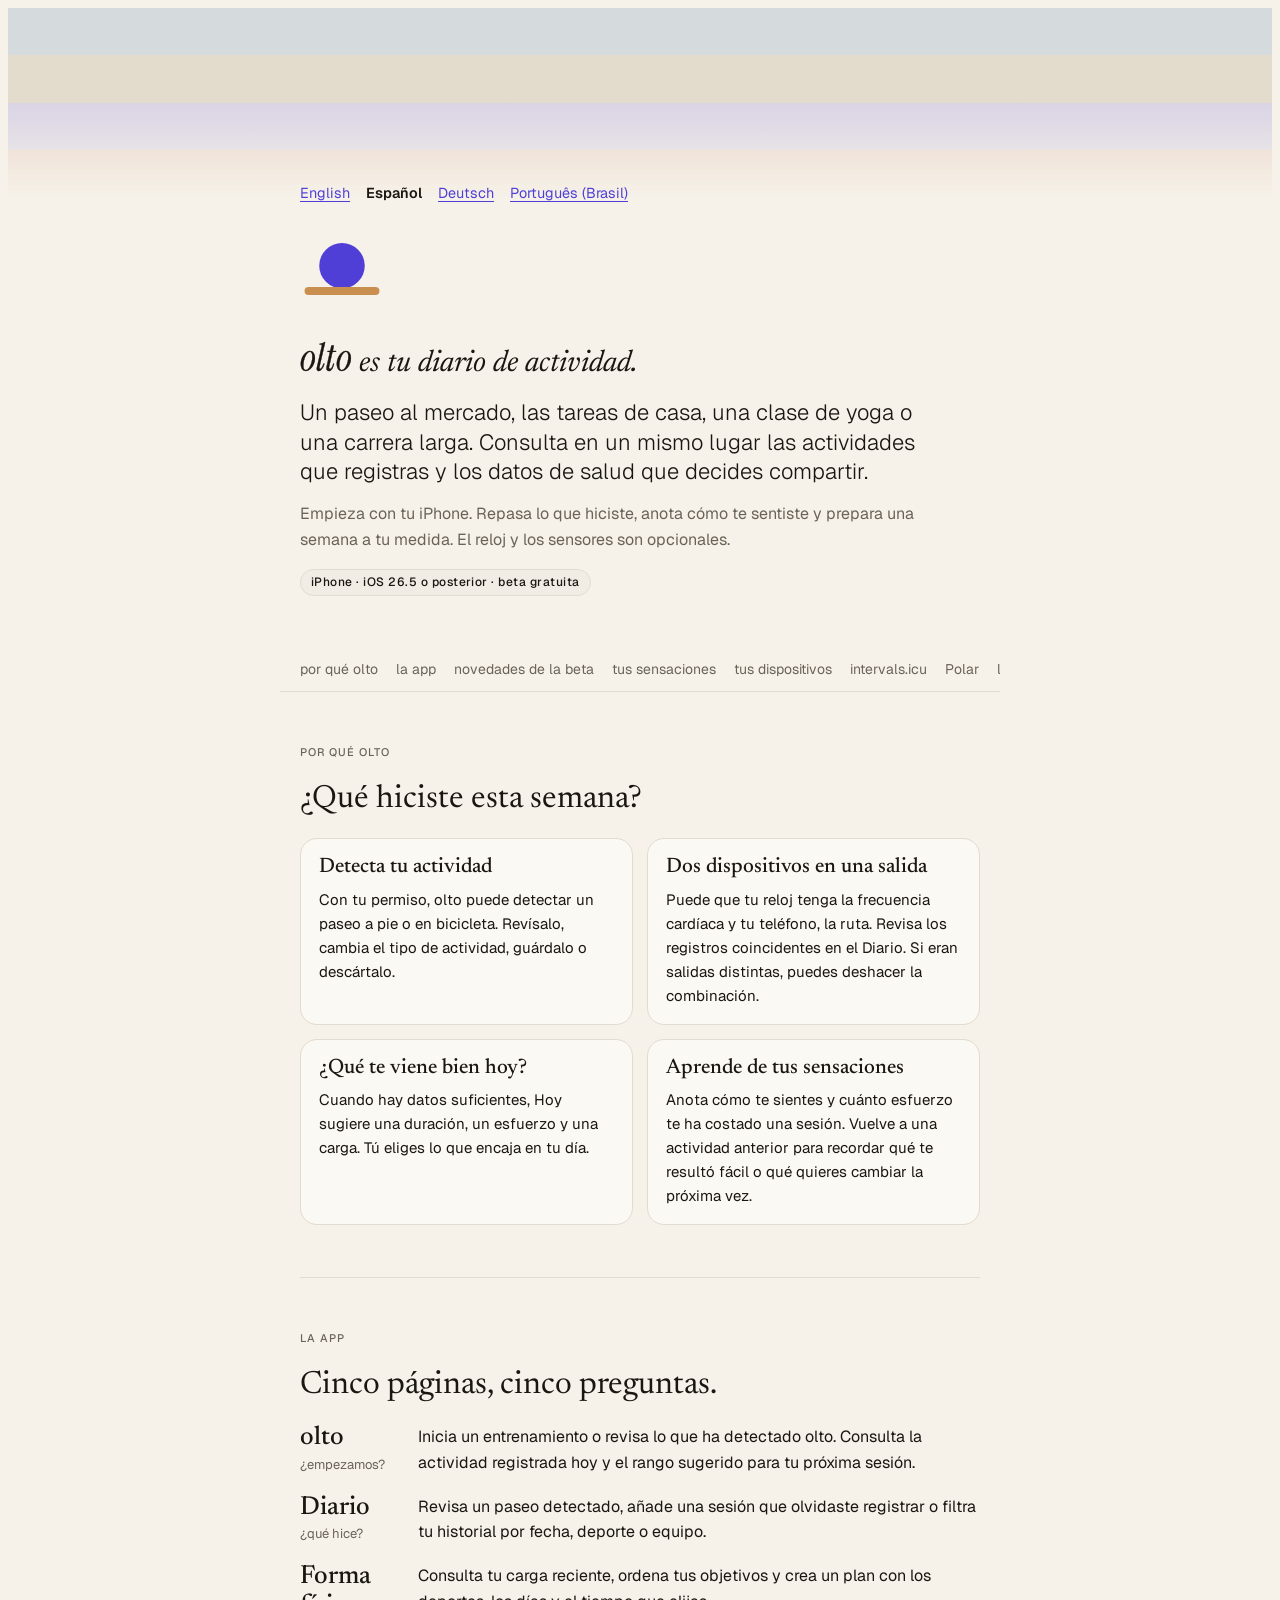
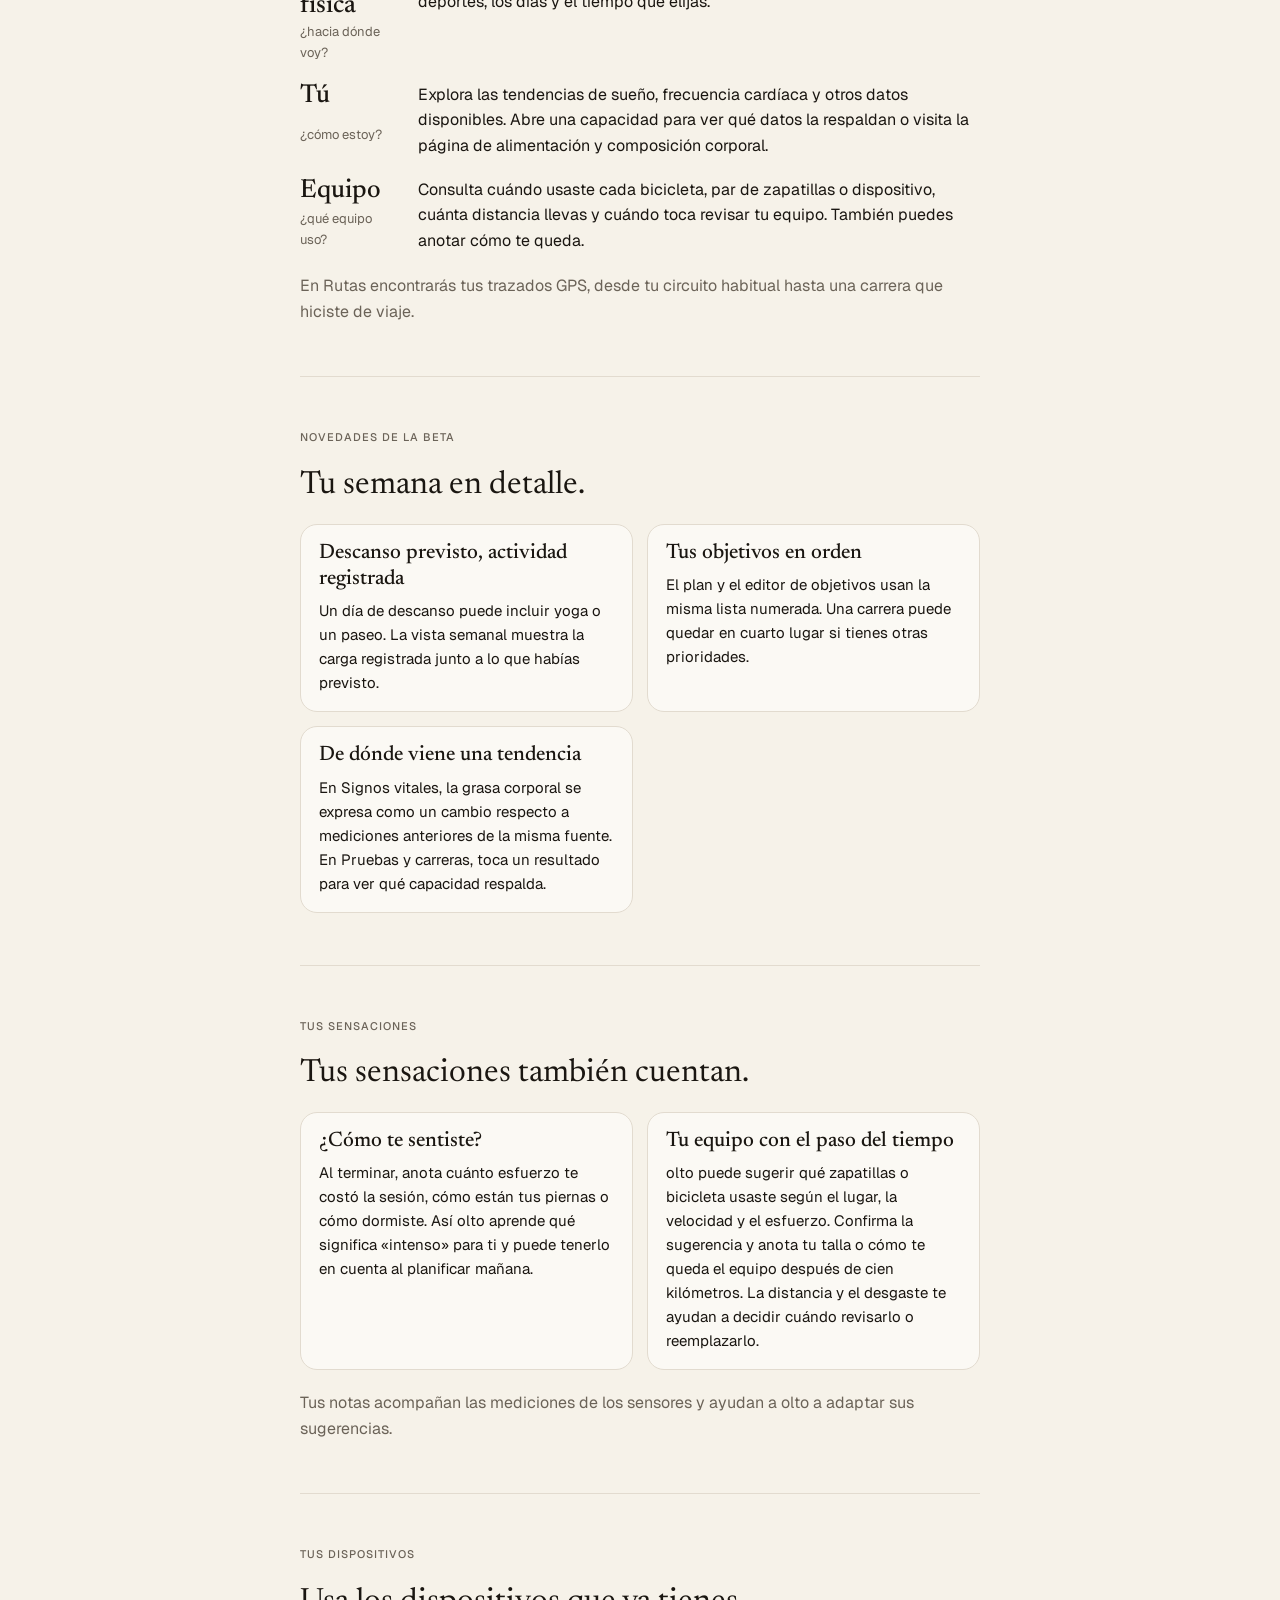
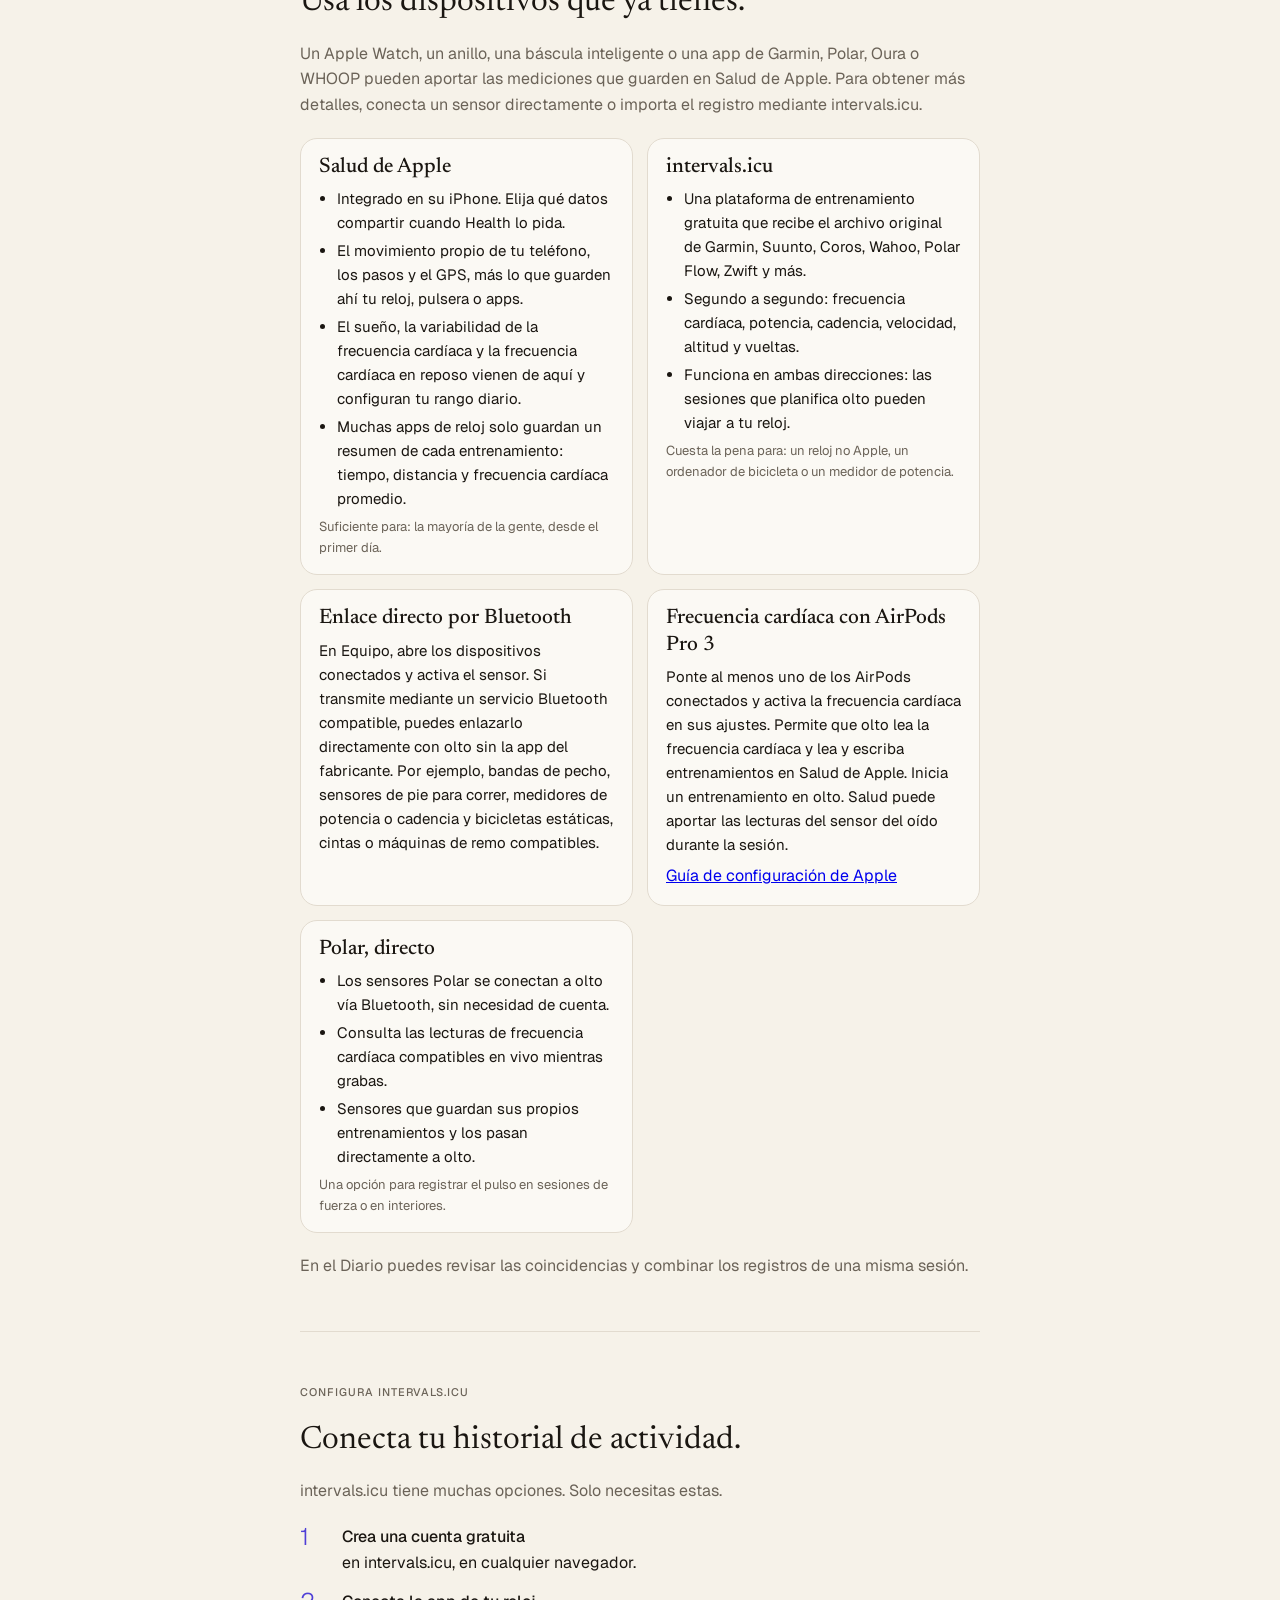
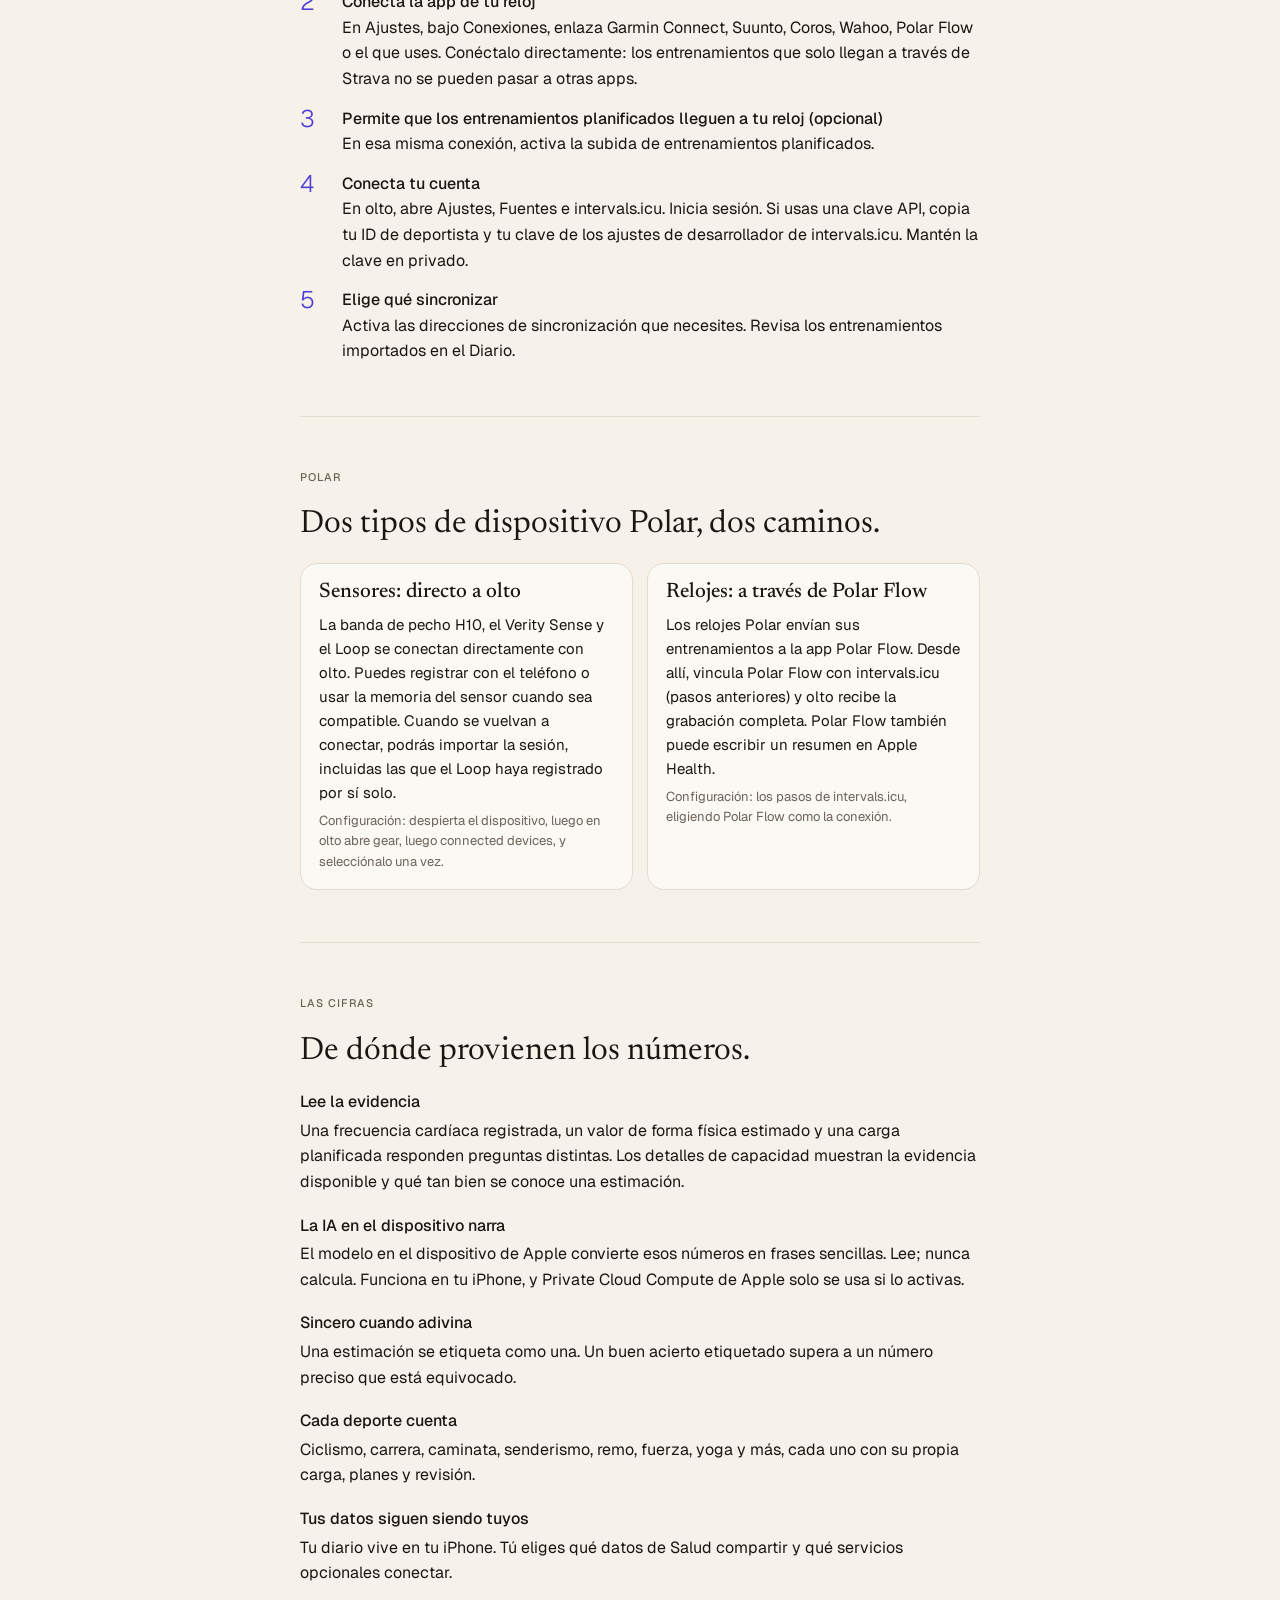
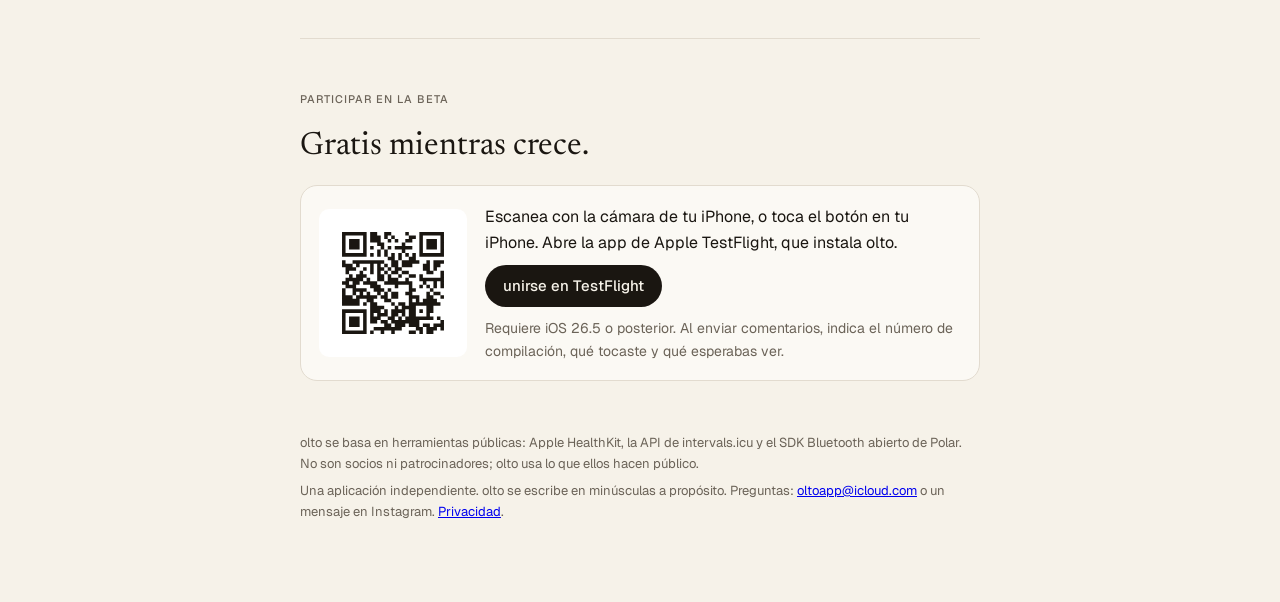
<file: es/index.html>
<!doctype html>
<html lang="es">
<head>
<meta charset="utf-8">
<meta name="viewport" content="width=device-width, initial-scale=1, viewport-fit=cover">
<title>olto — tu diario de actividad</title>
<meta name="description" content="Reúne paseos, entrenamientos y actividad cotidiana en un solo diario. Repasa la semana y organiza la próxima si quieres. Beta gratuita para iPhone.">
<meta property="og:title" content="olto — tu diario de actividad">
<meta property="og:description" content="Paseos, entrenamientos y actividad cotidiana en un diario. Beta gratuita para iPhone con iOS 26.5 o posterior.">
<meta property="og:image" content="../assets/og.png">
<meta property="og:type" content="website">
<meta name="twitter:card" content="summary_large_image">
<meta name="theme-color" content="#F6F2E9" media="(prefers-color-scheme: light)">
<meta name="theme-color" content="#0C0A08" media="(prefers-color-scheme: dark)">
<link rel="icon" href="../assets/mark.svg" type="image/svg+xml">
<link rel="apple-touch-icon" href="../assets/apple-touch-icon.png">
<link rel="stylesheet" href="../assets/site.css">
<link rel="alternate" hreflang="en" href="https://olto-app.github.io/">
<link rel="alternate" hreflang="es" href="https://olto-app.github.io/es/">
<link rel="alternate" hreflang="de" href="https://olto-app.github.io/de/">
<link rel="alternate" hreflang="pt-BR" href="https://olto-app.github.io/pt-br/">
</head>
<body>
<link rel="stylesheet" href="https://fonts.googleapis.com/css2?family=Instrument+Serif:ital@1&family=Newsreader:ital,opsz,wght@0,6..72,400;0,6..72,500;1,6..72,300;1,6..72,400&family=Geist:wght@300;400;500;600&display=swap">


<div class="sky" aria-hidden="true"></div>
<main>
  <header>
    <div class="languages" role="navigation" aria-label="Idiomas"><a lang="en" hreflang="en" href="../index.html">English</a> <a lang="es" hreflang="es" href="index.html" aria-current="page">Español</a> <a lang="de" hreflang="de" href="../de/index.html">Deutsch</a> <a lang="pt-BR" hreflang="pt-BR" href="../pt-br/index.html">Português (Brasil)</a></div>
    <svg class="mark" viewBox="0 0 48 48" role="img" aria-label="olto">
      <circle cx="24" cy="21" r="13" fill="var(--sun)"/>
      <rect x="2.6" y="33.1" width="42.8" height="4.6" rx="2.3" fill="var(--warm)"/>
    </svg>
    <h1 class="sr">olto</h1>
    <p class="tag" style="font-family:var(--voice);font-style:italic;font-weight:400;font-size:30px;line-height:1.3;margin-top:22px"><span class="name">olto</span> es tu diario de actividad.</p>
    <p class="lede">Un paseo al mercado, las tareas de casa, una clase de yoga o una carrera larga. Consulta en un mismo lugar las actividades que registras y los datos de salud que decides compartir.</p>
    <p class="sub">Empieza con tu iPhone. Repasa lo que hiciste, anota cómo te sentiste y prepara una semana a tu medida. El reloj y los sensores son opcionales.</p>
    <p style="margin:16px 0 0"><span class="pill">iPhone · iOS 26.5 o posterior · beta gratuita</span></p>
  </header>

  <nav aria-label="Secciones">
    <a href="#why">por qué olto</a><a href="#pages">la app</a><a href="#beta-updates">novedades de la beta</a><a href="#you">tus sensaciones</a><a href="#sources">tus dispositivos</a><a href="#intervals">intervals.icu</a><a href="#polar">Polar</a><a href="#science">las cifras</a><a href="#join">participar en la beta</a>
  </nav>

  <section id="why">
    <span class="eyebrow">por qué olto</span>
    <h2>¿Qué hiciste esta semana?</h2>
    <div class="grid">
      <div class="card"><h3>Detecta tu actividad</h3><p>Con tu permiso, olto puede detectar un paseo a pie o en bicicleta. Revísalo, cambia el tipo de actividad, guárdalo o descártalo.</p></div>
      <div class="card"><h3>Dos dispositivos en una salida</h3><p>Puede que tu reloj tenga la frecuencia cardíaca y tu teléfono, la ruta. Revisa los registros coincidentes en el Diario. Si eran salidas distintas, puedes deshacer la combinación.</p></div>
      <div class="card"><h3>¿Qué te viene bien hoy?</h3><p>Cuando hay datos suficientes, Hoy sugiere una duración, un esfuerzo y una carga. Tú eliges lo que encaja en tu día.</p></div>
      <div class="card"><h3>Aprende de tus sensaciones</h3><p>Anota cómo te sientes y cuánto esfuerzo te ha costado una sesión. Vuelve a una actividad anterior para recordar qué te resultó fácil o qué quieres cambiar la próxima vez.</p></div>
    </div>
  </section>

  <hr>

  <section id="pages">
    <span class="eyebrow">la app</span>
    <h2>Cinco páginas, cinco preguntas.</h2>
    <div class="pages">
      <div class="page"><span class="n">olto</span><span class="q">¿empezamos?</span><p>Inicia un entrenamiento o revisa lo que ha detectado olto. Consulta la actividad registrada hoy y el rango sugerido para tu próxima sesión.</p></div>
      <div class="page"><span class="n">Diario</span><span class="q">¿qué hice?</span><p>Revisa un paseo detectado, añade una sesión que olvidaste registrar o filtra tu historial por fecha, deporte o equipo.</p></div>
      <div class="page"><span class="n">Forma física</span><span class="q">¿hacia dónde voy?</span><p>Consulta tu carga reciente, ordena tus objetivos y crea un plan con los deportes, los días y el tiempo que elijas.</p></div>
      <div class="page"><span class="n">Tú</span><span class="q">¿cómo estoy?</span><p>Explora las tendencias de sueño, frecuencia cardíaca y otros datos disponibles. Abre una capacidad para ver qué datos la respaldan o visita la página de alimentación y composición corporal.</p></div>
      <div class="page"><span class="n">Equipo</span><span class="q">¿qué equipo uso?</span><p>Consulta cuándo usaste cada bicicleta, par de zapatillas o dispositivo, cuánta distancia llevas y cuándo toca revisar tu equipo. También puedes anotar cómo te queda.</p></div>
    </div>
    <p class="note">En Rutas encontrarás tus trazados GPS, desde tu circuito habitual hasta una carrera que hiciste de viaje.</p>
  </section>

  <hr>

  <section id="beta-updates">
    <span class="eyebrow">novedades de la beta</span>
    <h2>Tu semana en detalle.</h2>
    <div class="grid">
      <div class="card"><h3>Descanso previsto, actividad registrada</h3><p>Un día de descanso puede incluir yoga o un paseo. La vista semanal muestra la carga registrada junto a lo que habías previsto.</p></div>
      <div class="card"><h3>Tus objetivos en orden</h3><p>El plan y el editor de objetivos usan la misma lista numerada. Una carrera puede quedar en cuarto lugar si tienes otras prioridades.</p></div>
      <div class="card"><h3>De dónde viene una tendencia</h3><p>En Signos vitales, la grasa corporal se expresa como un cambio respecto a mediciones anteriores de la misma fuente. En Pruebas y carreras, toca un resultado para ver qué capacidad respalda.</p></div>
    </div>
  </section>

  <hr>

  <section id="you">
    <span class="eyebrow">tus sensaciones</span>
    <h2>Tus sensaciones también cuentan.</h2>
    <div class="grid">
      <div class="card"><h3>¿Cómo te sentiste?</h3><p>Al terminar, anota cuánto esfuerzo te costó la sesión, cómo están tus piernas o cómo dormiste. Así olto aprende qué significa «intenso» para ti y puede tenerlo en cuenta al planificar mañana.</p></div>
      <div class="card"><h3>Tu equipo con el paso del tiempo</h3><p>olto puede sugerir qué zapatillas o bicicleta usaste según el lugar, la velocidad y el esfuerzo. Confirma la sugerencia y anota tu talla o cómo te queda el equipo después de cien kilómetros. La distancia y el desgaste te ayudan a decidir cuándo revisarlo o reemplazarlo.</p></div>
    </div>
    <p class="note">Tus notas acompañan las mediciones de los sensores y ayudan a olto a adaptar sus sugerencias.</p>
  </section>

  <hr>

  <section id="sources">
    <span class="eyebrow">tus dispositivos</span>
    <h2>Usa los dispositivos que ya tienes.</h2>
    <p class="note">Un Apple Watch, un anillo, una báscula inteligente o una app de Garmin, Polar, Oura o WHOOP pueden aportar las mediciones que guarden en Salud de Apple. Para obtener más detalles, conecta un sensor directamente o importa el registro mediante intervals.icu.</p>
    <div class="grid">
      <div class="card"><h3>Salud de Apple</h3>
        <ul><li>Integrado en su iPhone. Elija qué datos compartir cuando Health lo pida.</li><li>El movimiento propio de tu teléfono, los pasos y el GPS, más lo que guarden ahí tu reloj, pulsera o apps.</li><li>El sueño, la variabilidad de la frecuencia cardíaca y la frecuencia cardíaca en reposo vienen de aquí y configuran tu rango diario.</li><li>Muchas apps de reloj solo guardan un resumen de cada entrenamiento: tiempo, distancia y frecuencia cardíaca promedio.</li></ul>
        <span class="best">Suficiente para: la mayoría de la gente, desde el primer día.</span></div>
      <div class="card"><h3>intervals.icu</h3>
        <ul><li>Una plataforma de entrenamiento gratuita que recibe el archivo original de Garmin, Suunto, Coros, Wahoo, Polar Flow, Zwift y más.</li><li>Segundo a segundo: frecuencia cardíaca, potencia, cadencia, velocidad, altitud y vueltas.</li><li>Funciona en ambas direcciones: las sesiones que planifica olto pueden viajar a tu reloj.</li></ul>
        <span class="best">Cuesta la pena para: un reloj no Apple, un ordenador de bicicleta o un medidor de potencia.</span></div>
      <div class="card"><h3>Enlace directo por Bluetooth</h3>
        <p>En Equipo, abre los dispositivos conectados y activa el sensor. Si transmite mediante un servicio Bluetooth compatible, puedes enlazarlo directamente con olto sin la app del fabricante. Por ejemplo, bandas de pecho, sensores de pie para correr, medidores de potencia o cadencia y bicicletas estáticas, cintas o máquinas de remo compatibles.</p></div>
      <div class="card"><h3>Frecuencia cardíaca con AirPods Pro 3</h3>
        <p>Ponte al menos uno de los AirPods conectados y activa la frecuencia cardíaca en sus ajustes. Permite que olto lea la frecuencia cardíaca y lea y escriba entrenamientos en Salud de Apple. Inicia un entrenamiento en olto. Salud puede aportar las lecturas del sensor del oído durante la sesión.</p>
        <a href="https://support.apple.com/es-es/123184">Guía de configuración de Apple</a></div>
      <div class="card"><h3>Polar, directo</h3>
        <ul><li>Los sensores Polar se conectan a olto vía Bluetooth, sin necesidad de cuenta.</li><li>Consulta las lecturas de frecuencia cardíaca compatibles en vivo mientras grabas.</li><li>Sensores que guardan sus propios entrenamientos y los pasan directamente a olto.</li></ul>
        <span class="best">Una opción para registrar el pulso en sesiones de fuerza o en interiores.</span></div>
    </div>
    <p class="note">En el Diario puedes revisar las coincidencias y combinar los registros de una misma sesión.</p>
  </section>

  <hr>

  <section id="intervals">
    <span class="eyebrow">configura intervals.icu</span>
    <h2>Conecta tu historial de actividad.</h2>
    <p class="note">intervals.icu tiene muchas opciones. Solo necesitas estas.</p>
    <ol class="steps">
      <li><span><b>Crea una cuenta gratuita</b>en intervals.icu, en cualquier navegador.</span></li>
      <li><span><b>Conecta la app de tu reloj</b>En Ajustes, bajo Conexiones, enlaza Garmin Connect, Suunto, Coros, Wahoo, Polar Flow o el que uses. Conéctalo directamente: los entrenamientos que solo llegan a través de Strava no se pueden pasar a otras apps.</span></li>
      <li><span><b>Permite que los entrenamientos planificados lleguen a tu reloj (opcional)</b>En esa misma conexión, activa la subida de entrenamientos planificados.</span></li>
      <li><span><b>Conecta tu cuenta</b>En olto, abre Ajustes, Fuentes e intervals.icu. Inicia sesión. Si usas una clave API, copia tu ID de deportista y tu clave de los ajustes de desarrollador de intervals.icu. Mantén la clave en privado.</span></li>
      <li><span><b>Elige qué sincronizar</b>Activa las direcciones de sincronización que necesites. Revisa los entrenamientos importados en el Diario.</span></li>
    </ol>
  </section>

  <hr>

  <section id="polar">
    <span class="eyebrow">Polar</span>
    <h2>Dos tipos de dispositivo Polar, dos caminos.</h2>
    <div class="grid">
      <div class="card"><h3>Sensores: directo a olto</h3>
        <p>La banda de pecho H10, el Verity Sense y el Loop se conectan directamente con olto. Puedes registrar con el teléfono o usar la memoria del sensor cuando sea compatible. Cuando se vuelvan a conectar, podrás importar la sesión, incluidas las que el Loop haya registrado por sí solo.</p>
        <span class="best">Configuración: despierta el dispositivo, luego en olto abre gear, luego connected devices, y selecciónalo una vez.</span></div>
      <div class="card"><h3>Relojes: a través de Polar Flow</h3>
        <p>Los relojes Polar envían sus entrenamientos a la app Polar Flow. Desde allí, vincula Polar Flow con intervals.icu (pasos anteriores) y olto recibe la grabación completa. Polar Flow también puede escribir un resumen en Apple Health.</p>
        <span class="best">Configuración: los pasos de intervals.icu, eligiendo Polar Flow como la conexión.</span></div>
    </div>
  </section>

  <hr>

  <section id="science">
    <span class="eyebrow">las cifras</span>
    <h2>De dónde provienen los números.</h2>
    <div class="qa">
      <div><h4>Lee la evidencia</h4><p>Una frecuencia cardíaca registrada, un valor de forma física estimado y una carga planificada responden preguntas distintas. Los detalles de capacidad muestran la evidencia disponible y qué tan bien se conoce una estimación.</p></div>
      <div><h4>La IA en el dispositivo narra</h4><p>El modelo en el dispositivo de Apple convierte esos números en frases sencillas. Lee; nunca calcula. Funciona en tu iPhone, y Private Cloud Compute de Apple solo se usa si lo activas.</p></div>
      <div><h4>Sincero cuando adivina</h4><p>Una estimación se etiqueta como una. Un buen acierto etiquetado supera a un número preciso que está equivocado.</p></div>
      <div><h4>Cada deporte cuenta</h4><p>Ciclismo, carrera, caminata, senderismo, remo, fuerza, yoga y más, cada uno con su propia carga, planes y revisión.</p></div>
      <div><h4>Tus datos siguen siendo tuyos</h4><p>Tu diario vive en tu iPhone. Tú eliges qué datos de Salud compartir y qué servicios opcionales conectar.</p></div>
    </div>
  </section>

  <hr>

  <section id="join">
    <span class="eyebrow">participar en la beta</span>
    <h2>Gratis mientras crece.</h2>
    <div class="join">
      <div id="qr"><img src="../assets/beta-qr.svg" width="116" height="116" alt="Código QR para unirte a la beta de olto en TestFlight"></div>
      <div style="display:grid;gap:10px">
        <p style="margin:0">Escanea con la cámara de tu iPhone, o toca el botón en tu iPhone. Abre la app de Apple TestFlight, que instala olto.</p>
        <p style="margin:0"><a class="btn" id="joinlink" href="https://testflight.apple.com/join/uTrXgEsq">unirse en TestFlight</a></p>
        <p class="note" id="joinnote" style="font-size:14px">Requiere iOS 26.5 o posterior. Al enviar comentarios, indica el número de compilación, qué tocaste y qué esperabas ver.</p>
      </div>
    </div>
  </section>

  <footer>
    <span>olto se basa en herramientas públicas: Apple HealthKit, la API de intervals.icu y el SDK Bluetooth abierto de Polar. No son socios ni patrocinadores; olto usa lo que ellos hacen público.</span>
    <span>Una aplicación independiente. olto se escribe en minúsculas a propósito. Preguntas: <a href="mailto:oltoapp@icloud.com">oltoapp@icloud.com</a> o un mensaje en Instagram. <a href="privacy.html">Privacidad</a>.</span>
  </footer>
</main>


</body>
</html>
</file>
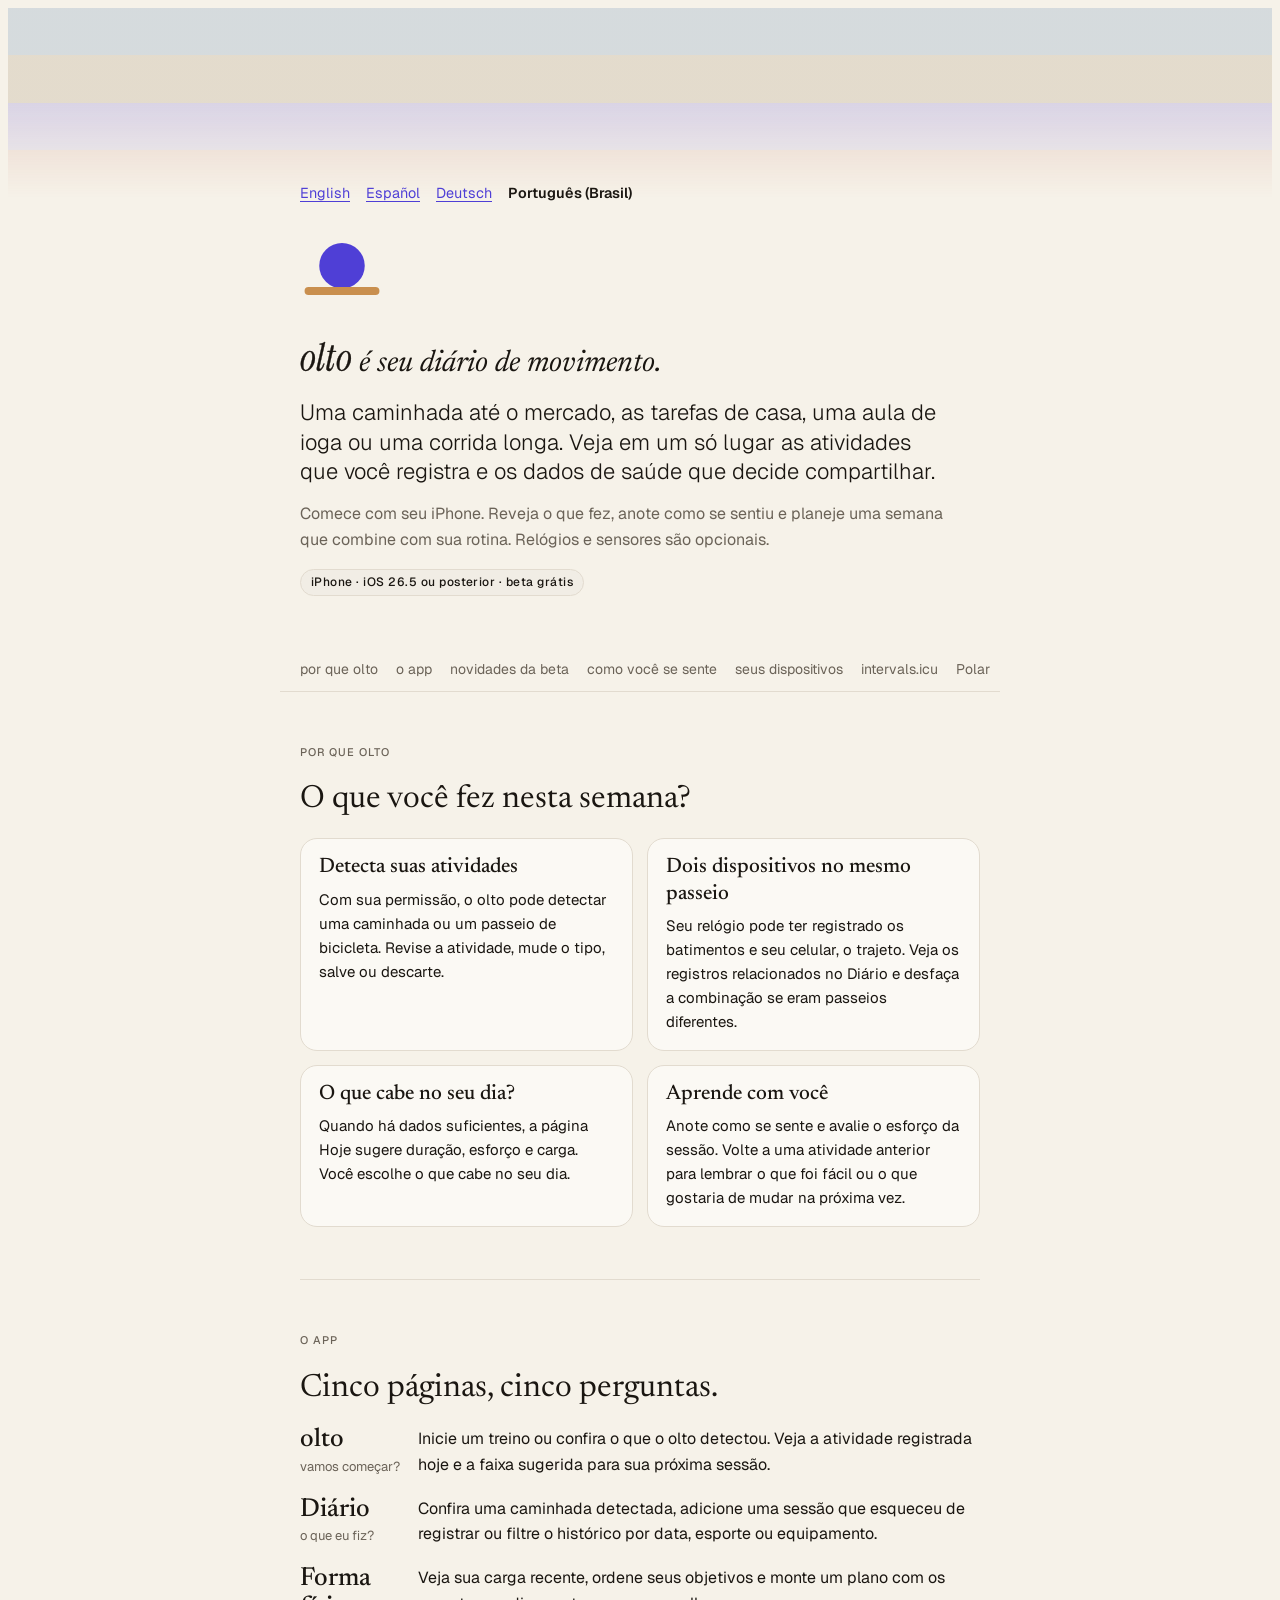
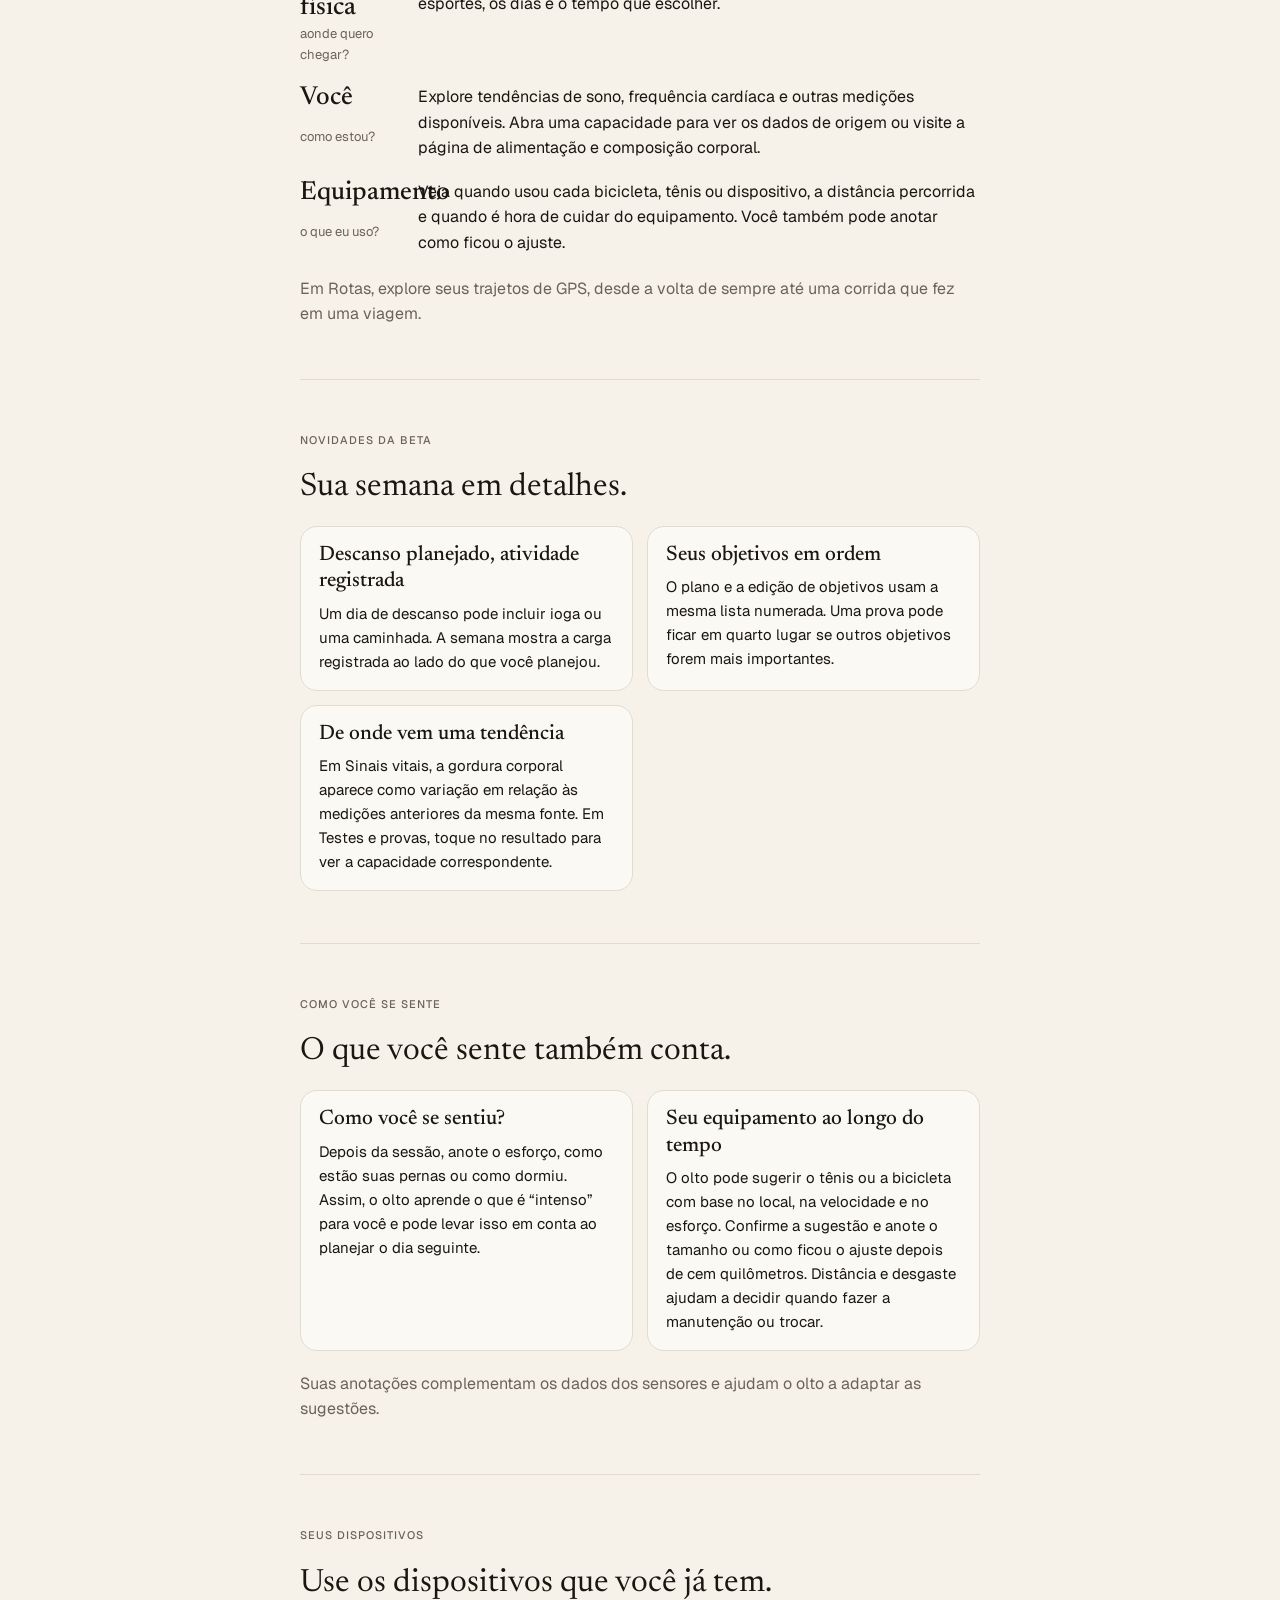
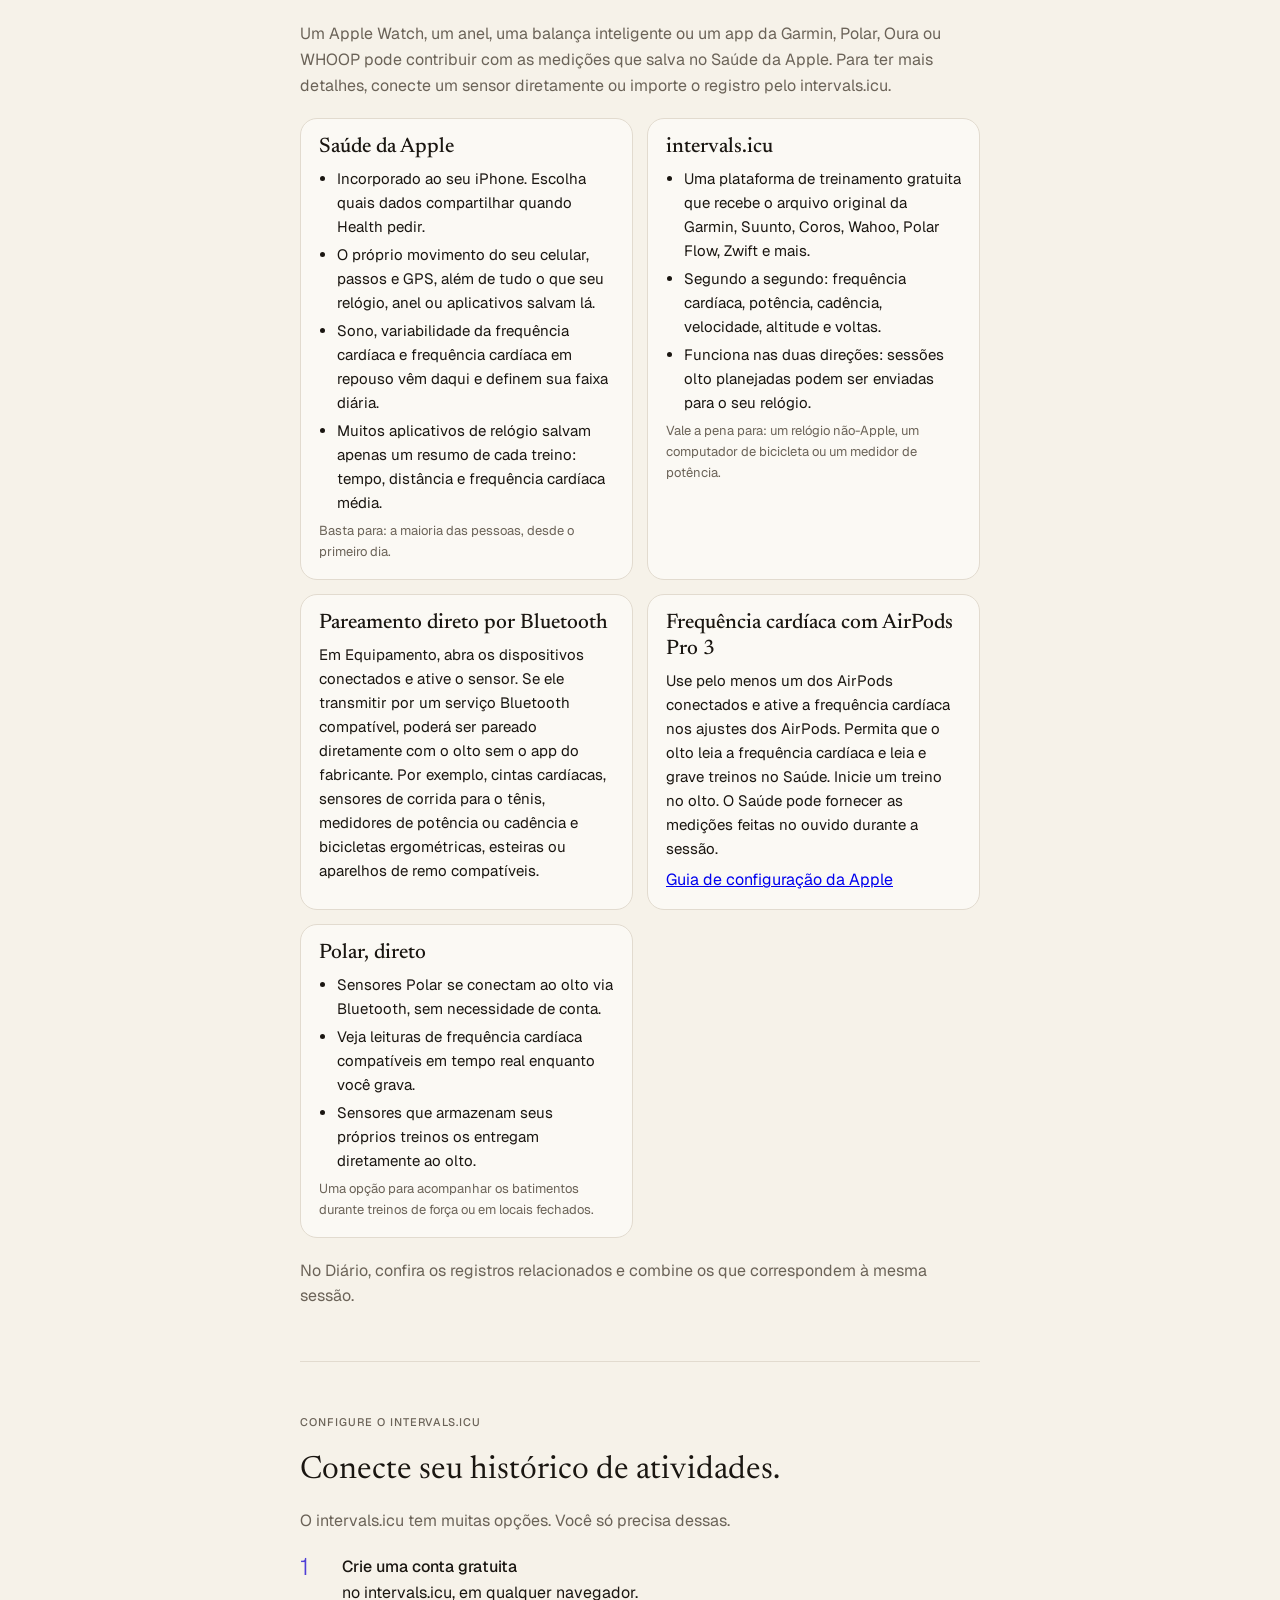
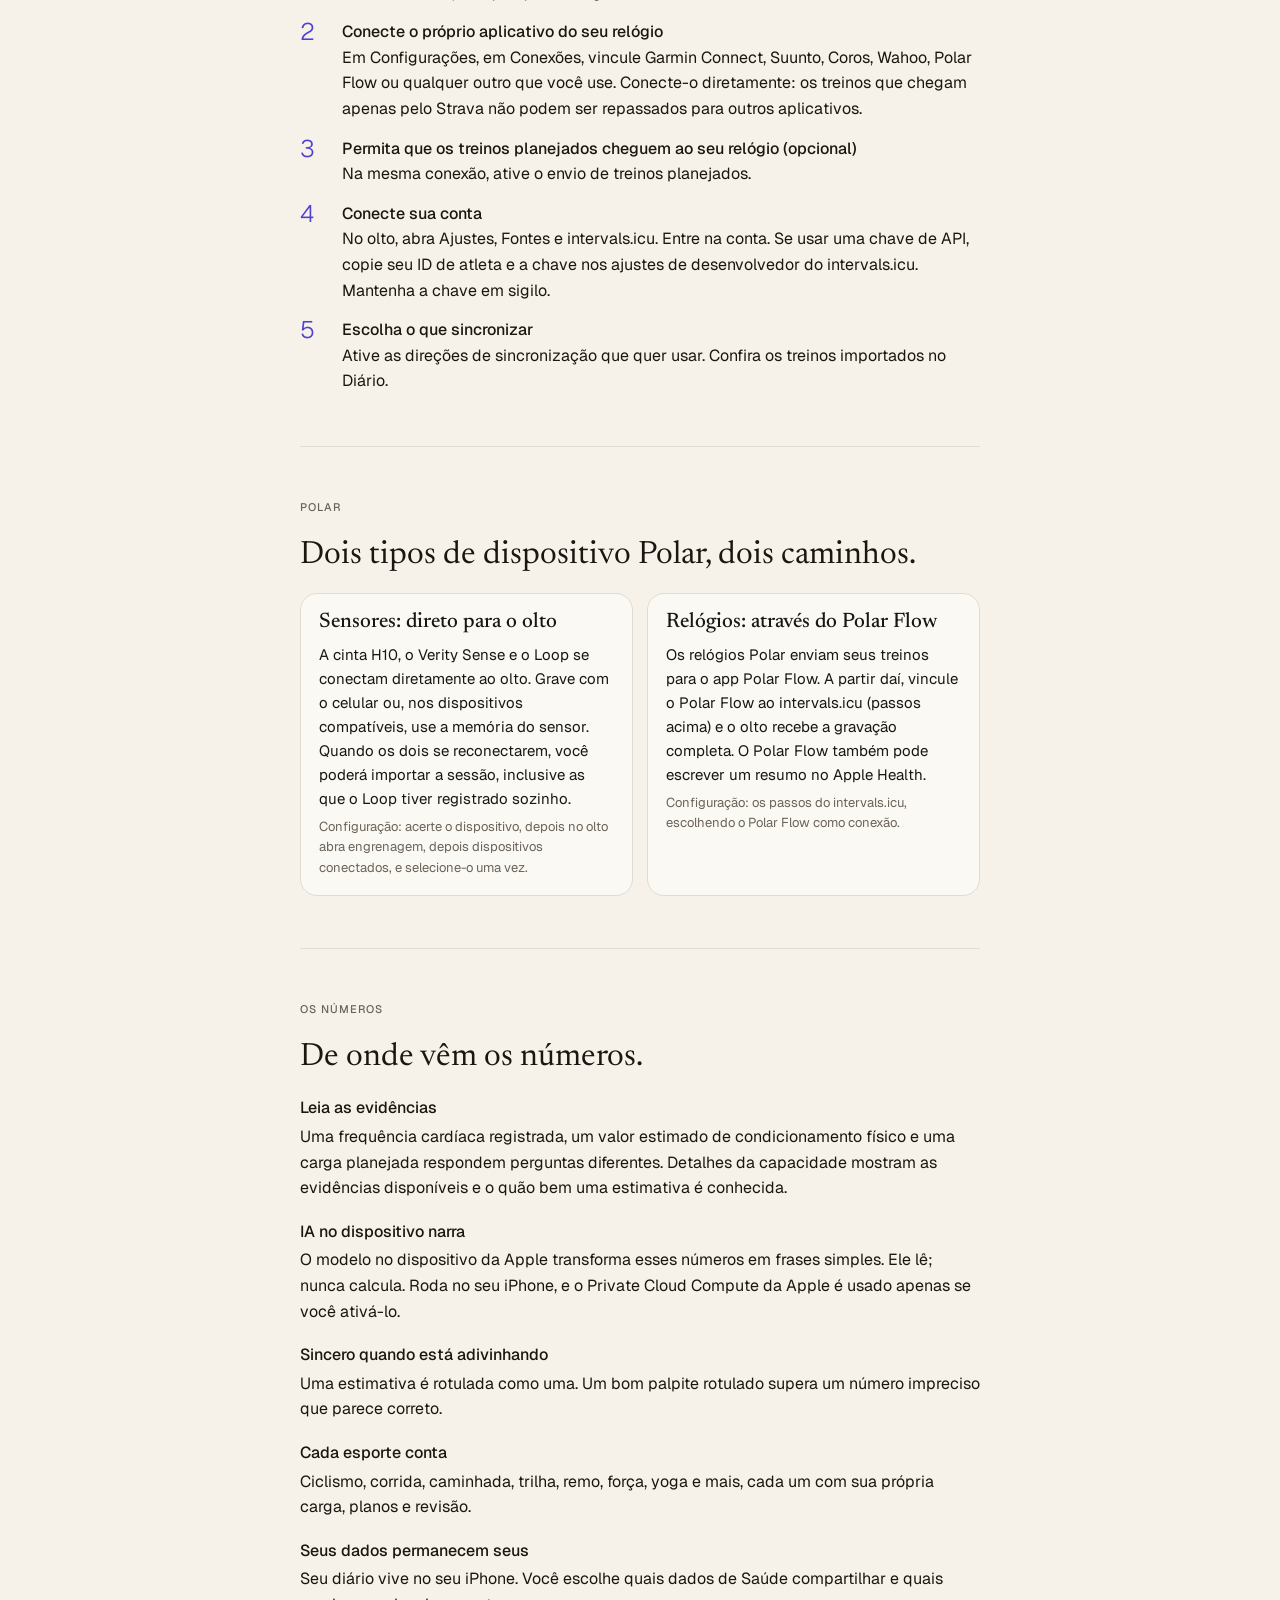
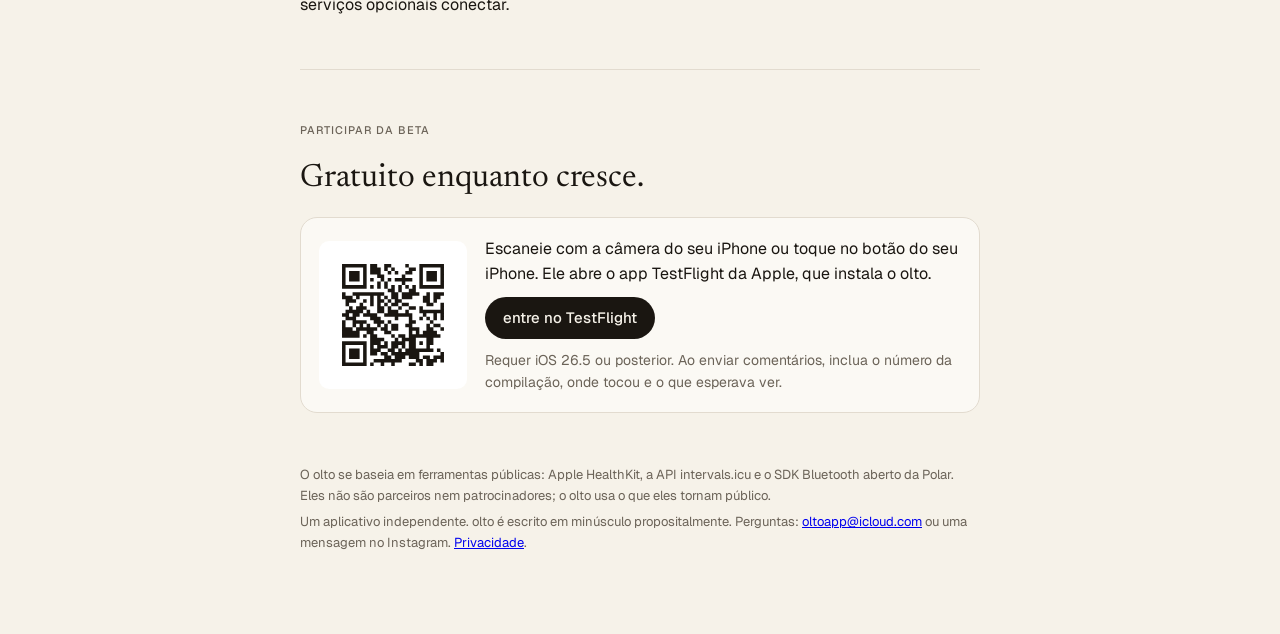
<file: pt-br/index.html>
<!doctype html>
<html lang="pt-BR">
<head>
<meta charset="utf-8">
<meta name="viewport" content="width=device-width, initial-scale=1, viewport-fit=cover">
<title>olto — seu diário de movimento</title>
<meta name="description" content="Reúna caminhadas, treinos e movimento do dia a dia em um só diário. Reveja a semana e planeje a próxima se quiser. Beta grátis para iPhone.">
<meta property="og:title" content="olto — seu diário de movimento">
<meta property="og:description" content="Caminhadas, treinos e atividade do dia a dia em um diário. Beta grátis para iPhone com iOS 26.5 ou posterior.">
<meta property="og:image" content="../assets/og.png">
<meta property="og:type" content="website">
<meta name="twitter:card" content="summary_large_image">
<meta name="theme-color" content="#F6F2E9" media="(prefers-color-scheme: light)">
<meta name="theme-color" content="#0C0A08" media="(prefers-color-scheme: dark)">
<link rel="icon" href="../assets/mark.svg" type="image/svg+xml">
<link rel="apple-touch-icon" href="../assets/apple-touch-icon.png">
<link rel="stylesheet" href="../assets/site.css">
<link rel="alternate" hreflang="en" href="https://olto-app.github.io/">
<link rel="alternate" hreflang="es" href="https://olto-app.github.io/es/">
<link rel="alternate" hreflang="de" href="https://olto-app.github.io/de/">
<link rel="alternate" hreflang="pt-BR" href="https://olto-app.github.io/pt-br/">
</head>
<body>
<link rel="stylesheet" href="https://fonts.googleapis.com/css2?family=Instrument+Serif:ital@1&family=Newsreader:ital,opsz,wght@0,6..72,400;0,6..72,500;1,6..72,300;1,6..72,400&family=Geist:wght@300;400;500;600&display=swap">


<div class="sky" aria-hidden="true"></div>
<main>
  <header>
    <div class="languages" role="navigation" aria-label="Idiomas"><a lang="en" hreflang="en" href="../index.html">English</a> <a lang="es" hreflang="es" href="../es/index.html">Español</a> <a lang="de" hreflang="de" href="../de/index.html">Deutsch</a> <a lang="pt-BR" hreflang="pt-BR" href="index.html" aria-current="page">Português (Brasil)</a></div>
    <svg class="mark" viewBox="0 0 48 48" role="img" aria-label="olto">
      <circle cx="24" cy="21" r="13" fill="var(--sun)"/>
      <rect x="2.6" y="33.1" width="42.8" height="4.6" rx="2.3" fill="var(--warm)"/>
    </svg>
    <h1 class="sr">olto</h1>
    <p class="tag" style="font-family:var(--voice);font-style:italic;font-weight:400;font-size:30px;line-height:1.3;margin-top:22px"><span class="name">olto</span> é seu diário de movimento.</p>
    <p class="lede">Uma caminhada até o mercado, as tarefas de casa, uma aula de ioga ou uma corrida longa. Veja em um só lugar as atividades que você registra e os dados de saúde que decide compartilhar.</p>
    <p class="sub">Comece com seu iPhone. Reveja o que fez, anote como se sentiu e planeje uma semana que combine com sua rotina. Relógios e sensores são opcionais.</p>
    <p style="margin:16px 0 0"><span class="pill">iPhone · iOS 26.5 ou posterior · beta grátis</span></p>
  </header>

  <nav aria-label="Seções">
    <a href="#why">por que olto</a><a href="#pages">o app</a><a href="#beta-updates">novidades da beta</a><a href="#you">como você se sente</a><a href="#sources">seus dispositivos</a><a href="#intervals">intervals.icu</a><a href="#polar">Polar</a><a href="#science">os números</a><a href="#join">participar da beta</a>
  </nav>

  <section id="why">
    <span class="eyebrow">por que olto</span>
    <h2>O que você fez nesta semana?</h2>
    <div class="grid">
      <div class="card"><h3>Detecta suas atividades</h3><p>Com sua permissão, o olto pode detectar uma caminhada ou um passeio de bicicleta. Revise a atividade, mude o tipo, salve ou descarte.</p></div>
      <div class="card"><h3>Dois dispositivos no mesmo passeio</h3><p>Seu relógio pode ter registrado os batimentos e seu celular, o trajeto. Veja os registros relacionados no Diário e desfaça a combinação se eram passeios diferentes.</p></div>
      <div class="card"><h3>O que cabe no seu dia?</h3><p>Quando há dados suficientes, a página Hoje sugere duração, esforço e carga. Você escolhe o que cabe no seu dia.</p></div>
      <div class="card"><h3>Aprende com você</h3><p>Anote como se sente e avalie o esforço da sessão. Volte a uma atividade anterior para lembrar o que foi fácil ou o que gostaria de mudar na próxima vez.</p></div>
    </div>
  </section>

  <hr>

  <section id="pages">
    <span class="eyebrow">o app</span>
    <h2>Cinco páginas, cinco perguntas.</h2>
    <div class="pages">
      <div class="page"><span class="n">olto</span><span class="q">vamos começar?</span><p>Inicie um treino ou confira o que o olto detectou. Veja a atividade registrada hoje e a faixa sugerida para sua próxima sessão.</p></div>
      <div class="page"><span class="n">Diário</span><span class="q">o que eu fiz?</span><p>Confira uma caminhada detectada, adicione uma sessão que esqueceu de registrar ou filtre o histórico por data, esporte ou equipamento.</p></div>
      <div class="page"><span class="n">Forma física</span><span class="q">aonde quero chegar?</span><p>Veja sua carga recente, ordene seus objetivos e monte um plano com os esportes, os dias e o tempo que escolher.</p></div>
      <div class="page"><span class="n">Você</span><span class="q">como estou?</span><p>Explore tendências de sono, frequência cardíaca e outras medições disponíveis. Abra uma capacidade para ver os dados de origem ou visite a página de alimentação e composição corporal.</p></div>
      <div class="page"><span class="n">Equipamento</span><span class="q">o que eu uso?</span><p>Veja quando usou cada bicicleta, tênis ou dispositivo, a distância percorrida e quando é hora de cuidar do equipamento. Você também pode anotar como ficou o ajuste.</p></div>
    </div>
    <p class="note">Em Rotas, explore seus trajetos de GPS, desde a volta de sempre até uma corrida que fez em uma viagem.</p>
  </section>

  <hr>

  <section id="beta-updates">
    <span class="eyebrow">novidades da beta</span>
    <h2>Sua semana em detalhes.</h2>
    <div class="grid">
      <div class="card"><h3>Descanso planejado, atividade registrada</h3><p>Um dia de descanso pode incluir ioga ou uma caminhada. A semana mostra a carga registrada ao lado do que você planejou.</p></div>
      <div class="card"><h3>Seus objetivos em ordem</h3><p>O plano e a edição de objetivos usam a mesma lista numerada. Uma prova pode ficar em quarto lugar se outros objetivos forem mais importantes.</p></div>
      <div class="card"><h3>De onde vem uma tendência</h3><p>Em Sinais vitais, a gordura corporal aparece como variação em relação às medições anteriores da mesma fonte. Em Testes e provas, toque no resultado para ver a capacidade correspondente.</p></div>
    </div>
  </section>

  <hr>

  <section id="you">
    <span class="eyebrow">como você se sente</span>
    <h2>O que você sente também conta.</h2>
    <div class="grid">
      <div class="card"><h3>Como você se sentiu?</h3><p>Depois da sessão, anote o esforço, como estão suas pernas ou como dormiu. Assim, o olto aprende o que é “intenso” para você e pode levar isso em conta ao planejar o dia seguinte.</p></div>
      <div class="card"><h3>Seu equipamento ao longo do tempo</h3><p>O olto pode sugerir o tênis ou a bicicleta com base no local, na velocidade e no esforço. Confirme a sugestão e anote o tamanho ou como ficou o ajuste depois de cem quilômetros. Distância e desgaste ajudam a decidir quando fazer a manutenção ou trocar.</p></div>
    </div>
    <p class="note">Suas anotações complementam os dados dos sensores e ajudam o olto a adaptar as sugestões.</p>
  </section>

  <hr>

  <section id="sources">
    <span class="eyebrow">seus dispositivos</span>
    <h2>Use os dispositivos que você já tem.</h2>
    <p class="note">Um Apple Watch, um anel, uma balança inteligente ou um app da Garmin, Polar, Oura ou WHOOP pode contribuir com as medições que salva no Saúde da Apple. Para ter mais detalhes, conecte um sensor diretamente ou importe o registro pelo intervals.icu.</p>
    <div class="grid">
      <div class="card"><h3>Saúde da Apple</h3>
        <ul><li>Incorporado ao seu iPhone. Escolha quais dados compartilhar quando Health pedir.</li><li>O próprio movimento do seu celular, passos e GPS, além de tudo o que seu relógio, anel ou aplicativos salvam lá.</li><li>Sono, variabilidade da frequência cardíaca e frequência cardíaca em repouso vêm daqui e definem sua faixa diária.</li><li>Muitos aplicativos de relógio salvam apenas um resumo de cada treino: tempo, distância e frequência cardíaca média.</li></ul>
        <span class="best">Basta para: a maioria das pessoas, desde o primeiro dia.</span></div>
      <div class="card"><h3>intervals.icu</h3>
        <ul><li>Uma plataforma de treinamento gratuita que recebe o arquivo original da Garmin, Suunto, Coros, Wahoo, Polar Flow, Zwift e mais.</li><li>Segundo a segundo: frequência cardíaca, potência, cadência, velocidade, altitude e voltas.</li><li>Funciona nas duas direções: sessões olto planejadas podem ser enviadas para o seu relógio.</li></ul>
        <span class="best">Vale a pena para: um relógio não-Apple, um computador de bicicleta ou um medidor de potência.</span></div>
      <div class="card"><h3>Pareamento direto por Bluetooth</h3>
        <p>Em Equipamento, abra os dispositivos conectados e ative o sensor. Se ele transmitir por um serviço Bluetooth compatível, poderá ser pareado diretamente com o olto sem o app do fabricante. Por exemplo, cintas cardíacas, sensores de corrida para o tênis, medidores de potência ou cadência e bicicletas ergométricas, esteiras ou aparelhos de remo compatíveis.</p></div>
      <div class="card"><h3>Frequência cardíaca com AirPods Pro 3</h3>
        <p>Use pelo menos um dos AirPods conectados e ative a frequência cardíaca nos ajustes dos AirPods. Permita que o olto leia a frequência cardíaca e leia e grave treinos no Saúde. Inicie um treino no olto. O Saúde pode fornecer as medições feitas no ouvido durante a sessão.</p>
        <a href="https://support.apple.com/pt-br/123184">Guia de configuração da Apple</a></div>
      <div class="card"><h3>Polar, direto</h3>
        <ul><li>Sensores Polar se conectam ao olto via Bluetooth, sem necessidade de conta.</li><li>Veja leituras de frequência cardíaca compatíveis em tempo real enquanto você grava.</li><li>Sensores que armazenam seus próprios treinos os entregam diretamente ao olto.</li></ul>
        <span class="best">Uma opção para acompanhar os batimentos durante treinos de força ou em locais fechados.</span></div>
    </div>
    <p class="note">No Diário, confira os registros relacionados e combine os que correspondem à mesma sessão.</p>
  </section>

  <hr>

  <section id="intervals">
    <span class="eyebrow">configure o intervals.icu</span>
    <h2>Conecte seu histórico de atividades.</h2>
    <p class="note">O intervals.icu tem muitas opções. Você só precisa dessas.</p>
    <ol class="steps">
      <li><span><b>Crie uma conta gratuita</b>no intervals.icu, em qualquer navegador.</span></li>
      <li><span><b>Conecte o próprio aplicativo do seu relógio</b>Em Configurações, em Conexões, vincule Garmin Connect, Suunto, Coros, Wahoo, Polar Flow ou qualquer outro que você use. Conecte-o diretamente: os treinos que chegam apenas pelo Strava não podem ser repassados para outros aplicativos.</span></li>
      <li><span><b>Permita que os treinos planejados cheguem ao seu relógio (opcional)</b>Na mesma conexão, ative o envio de treinos planejados.</span></li>
      <li><span><b>Conecte sua conta</b>No olto, abra Ajustes, Fontes e intervals.icu. Entre na conta. Se usar uma chave de API, copie seu ID de atleta e a chave nos ajustes de desenvolvedor do intervals.icu. Mantenha a chave em sigilo.</span></li>
      <li><span><b>Escolha o que sincronizar</b>Ative as direções de sincronização que quer usar. Confira os treinos importados no Diário.</span></li>
    </ol>
  </section>

  <hr>

  <section id="polar">
    <span class="eyebrow">Polar</span>
    <h2>Dois tipos de dispositivo Polar, dois caminhos.</h2>
    <div class="grid">
      <div class="card"><h3>Sensores: direto para o olto</h3>
        <p>A cinta H10, o Verity Sense e o Loop se conectam diretamente ao olto. Grave com o celular ou, nos dispositivos compatíveis, use a memória do sensor. Quando os dois se reconectarem, você poderá importar a sessão, inclusive as que o Loop tiver registrado sozinho.</p>
        <span class="best">Configuração: acerte o dispositivo, depois no olto abra engrenagem, depois dispositivos conectados, e selecione-o uma vez.</span></div>
      <div class="card"><h3>Relógios: através do Polar Flow</h3>
        <p>Os relógios Polar enviam seus treinos para o app Polar Flow. A partir daí, vincule o Polar Flow ao intervals.icu (passos acima) e o olto recebe a gravação completa. O Polar Flow também pode escrever um resumo no Apple Health.</p>
        <span class="best">Configuração: os passos do intervals.icu, escolhendo o Polar Flow como conexão.</span></div>
    </div>
  </section>

  <hr>

  <section id="science">
    <span class="eyebrow">os números</span>
    <h2>De onde vêm os números.</h2>
    <div class="qa">
      <div><h4>Leia as evidências</h4><p>Uma frequência cardíaca registrada, um valor estimado de condicionamento físico e uma carga planejada respondem perguntas diferentes. Detalhes da capacidade mostram as evidências disponíveis e o quão bem uma estimativa é conhecida.</p></div>
      <div><h4>IA no dispositivo narra</h4><p>O modelo no dispositivo da Apple transforma esses números em frases simples. Ele lê; nunca calcula. Roda no seu iPhone, e o Private Cloud Compute da Apple é usado apenas se você ativá-lo.</p></div>
      <div><h4>Sincero quando está adivinhando</h4><p>Uma estimativa é rotulada como uma. Um bom palpite rotulado supera um número impreciso que parece correto.</p></div>
      <div><h4>Cada esporte conta</h4><p>Ciclismo, corrida, caminhada, trilha, remo, força, yoga e mais, cada um com sua própria carga, planos e revisão.</p></div>
      <div><h4>Seus dados permanecem seus</h4><p>Seu diário vive no seu iPhone. Você escolhe quais dados de Saúde compartilhar e quais serviços opcionais conectar.</p></div>
    </div>
  </section>

  <hr>

  <section id="join">
    <span class="eyebrow">participar da beta</span>
    <h2>Gratuito enquanto cresce.</h2>
    <div class="join">
      <div id="qr"><img src="../assets/beta-qr.svg" width="116" height="116" alt="Código QR para entrar na beta do olto TestFlight"></div>
      <div style="display:grid;gap:10px">
        <p style="margin:0">Escaneie com a câmera do seu iPhone ou toque no botão do seu iPhone. Ele abre o app TestFlight da Apple, que instala o olto.</p>
        <p style="margin:0"><a class="btn" id="joinlink" href="https://testflight.apple.com/join/uTrXgEsq">entre no TestFlight</a></p>
        <p class="note" id="joinnote" style="font-size:14px">Requer iOS 26.5 ou posterior. Ao enviar comentários, inclua o número da compilação, onde tocou e o que esperava ver.</p>
      </div>
    </div>
  </section>

  <footer>
    <span>O olto se baseia em ferramentas públicas: Apple HealthKit, a API intervals.icu e o SDK Bluetooth aberto da Polar. Eles não são parceiros nem patrocinadores; o olto usa o que eles tornam público.</span>
    <span>Um aplicativo independente. olto é escrito em minúsculo propositalmente. Perguntas: <a href="mailto:oltoapp@icloud.com">oltoapp@icloud.com</a> ou uma mensagem no Instagram. <a href="privacy.html">Privacidade</a>.</span>
  </footer>
</main>


</body>
</html>
</file>
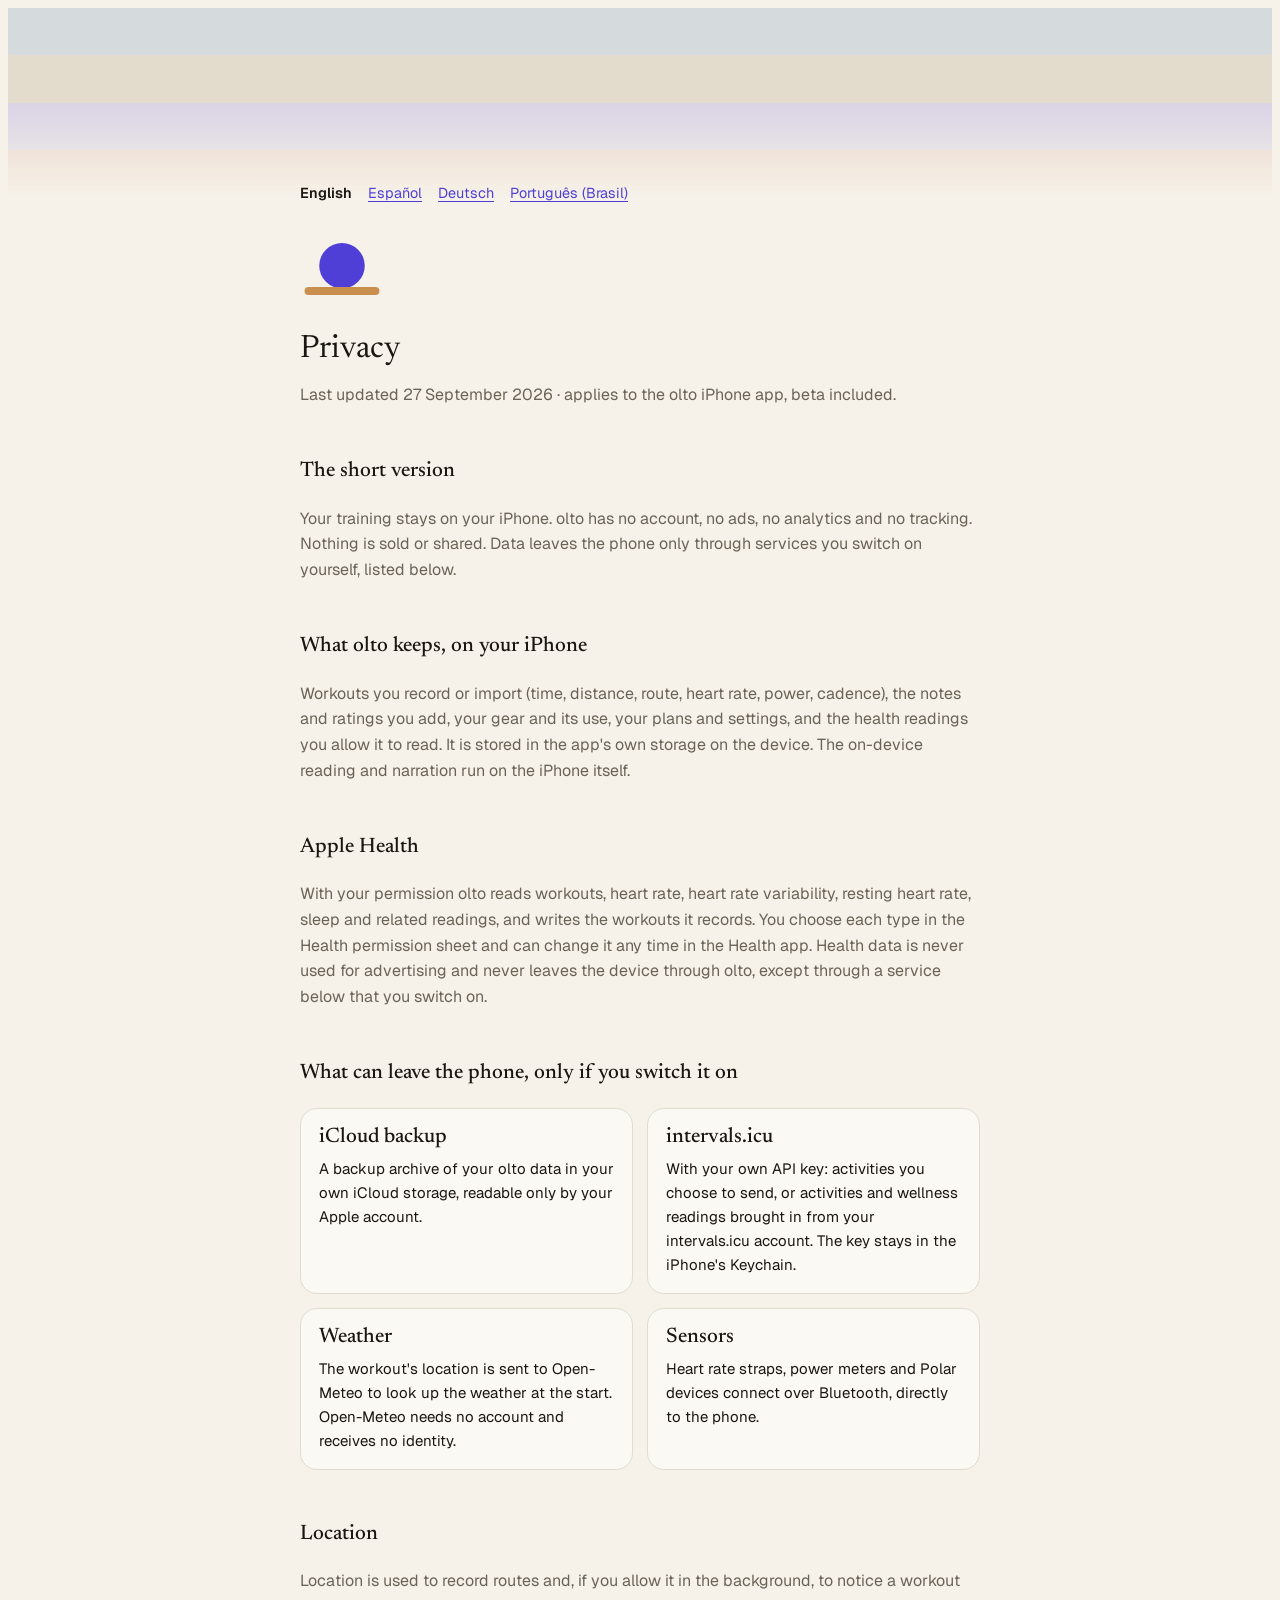
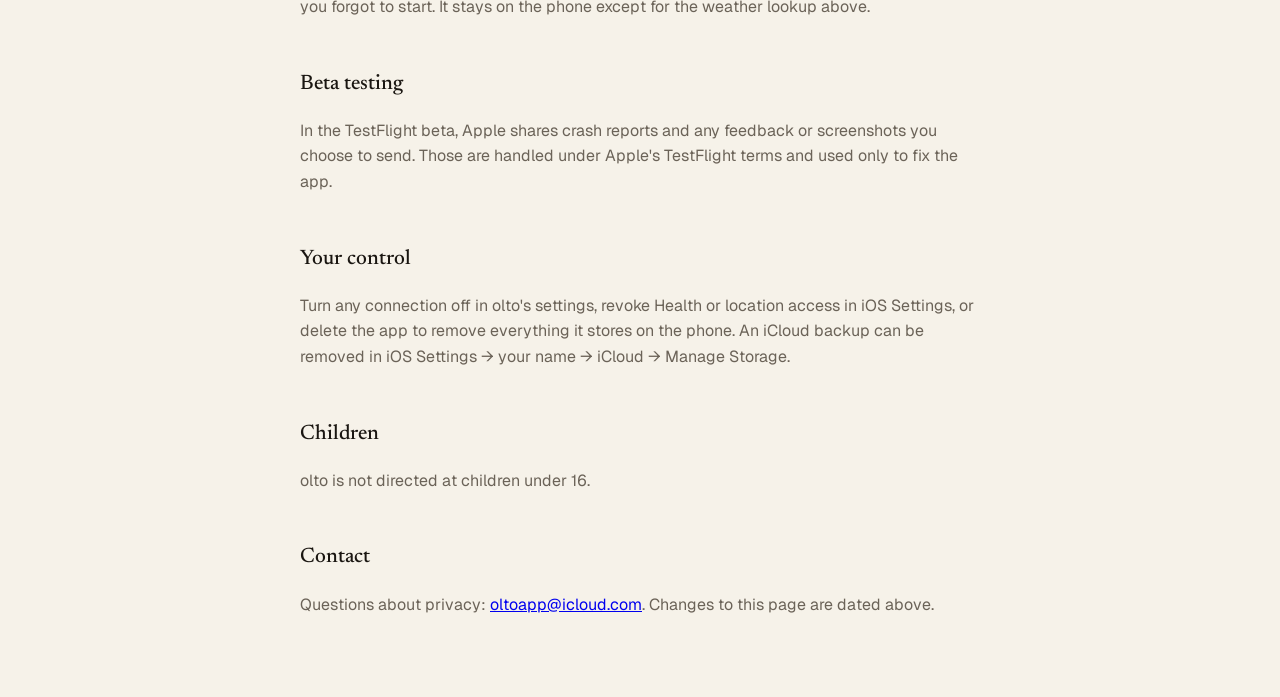
<file: privacy.html>
<!doctype html>
<html lang="en">
<head>
<meta charset="utf-8">
<meta name="viewport" content="width=device-width, initial-scale=1, viewport-fit=cover">
<title>olto privacy</title>
<meta name="description" content="What olto keeps, where it lives, and what leaves your iPhone.">
<meta name="theme-color" content="#F6F2E9" media="(prefers-color-scheme: light)">
<meta name="theme-color" content="#0C0A08" media="(prefers-color-scheme: dark)">
<link rel="icon" href="assets/mark.svg" type="image/svg+xml">
<link rel="apple-touch-icon" href="assets/apple-touch-icon.png">
<link rel="stylesheet" href="assets/site.css">
<link rel="alternate" hreflang="en" href="https://olto-app.github.io/privacy.html">
<link rel="alternate" hreflang="es" href="https://olto-app.github.io/es/privacy.html">
<link rel="alternate" hreflang="de" href="https://olto-app.github.io/de/privacy.html">
<link rel="alternate" hreflang="pt-BR" href="https://olto-app.github.io/pt-br/privacy.html">
</head>
<body>
<link rel="stylesheet" href="https://fonts.googleapis.com/css2?family=Instrument+Serif:ital@1&family=Newsreader:ital,opsz,wght@0,6..72,400;0,6..72,500;1,6..72,300;1,6..72,400&family=Geist:wght@300;400;500;600&display=swap">

<div class="sky" aria-hidden="true"></div>
<main>
<header>
    <div class="languages" role="navigation" aria-label="Languages"><a lang="en" hreflang="en" href="privacy.html" aria-current="page">English</a> <a lang="es" hreflang="es" href="es/privacy.html">Español</a> <a lang="de" hreflang="de" href="de/privacy.html">Deutsch</a> <a lang="pt-BR" hreflang="pt-BR" href="pt-br/privacy.html">Português (Brasil)</a></div>
  <a href="./" aria-label="olto home"><img class="mark" src="assets/mark.svg" alt=""></a>
  <h2 style="margin-top:18px">Privacy</h2>
  <p class="sub">Last updated 27 September 2026 · applies to the olto iPhone app, beta included.</p>
</header>

<section>
  <h3>The short version</h3>
  <p class="note">Your training stays on your iPhone. olto has no account, no ads, no analytics and no tracking. Nothing is sold or shared. Data leaves the phone only through services you switch on yourself, listed below.</p>
</section>

<section>
  <h3>What olto keeps, on your iPhone</h3>
  <p class="note">Workouts you record or import (time, distance, route, heart rate, power, cadence), the notes and ratings you add, your gear and its use, your plans and settings, and the health readings you allow it to read. It is stored in the app's own storage on the device. The on-device reading and narration run on the iPhone itself.</p>
</section>

<section>
  <h3>Apple Health</h3>
  <p class="note">With your permission olto reads workouts, heart rate, heart rate variability, resting heart rate, sleep and related readings, and writes the workouts it records. You choose each type in the Health permission sheet and can change it any time in the Health app. Health data is never used for advertising and never leaves the device through olto, except through a service below that you switch on.</p>
</section>

<section>
  <h3>What can leave the phone, only if you switch it on</h3>
  <div class="grid">
    <div class="card"><h3>iCloud backup</h3><p>A backup archive of your olto data in your own iCloud storage, readable only by your Apple account.</p></div>
    <div class="card"><h3>intervals.icu</h3><p>With your own API key: activities you choose to send, or activities and wellness readings brought in from your intervals.icu account. The key stays in the iPhone's Keychain.</p></div>
    <div class="card"><h3>Weather</h3><p>The workout's location is sent to Open-Meteo to look up the weather at the start. Open-Meteo needs no account and receives no identity.</p></div>
    <div class="card"><h3>Sensors</h3><p>Heart rate straps, power meters and Polar devices connect over Bluetooth, directly to the phone.</p></div>
  </div>
</section>

<section>
  <h3>Location</h3>
  <p class="note">Location is used to record routes and, if you allow it in the background, to notice a workout you forgot to start. It stays on the phone except for the weather lookup above.</p>
</section>

<section>
  <h3>Beta testing</h3>
  <p class="note">In the TestFlight beta, Apple shares crash reports and any feedback or screenshots you choose to send. Those are handled under Apple's TestFlight terms and used only to fix the app.</p>
</section>

<section>
  <h3>Your control</h3>
  <p class="note">Turn any connection off in olto's settings, revoke Health or location access in iOS Settings, or delete the app to remove everything it stores on the phone. An iCloud backup can be removed in iOS Settings → your name → iCloud → Manage Storage.</p>
</section>

<section>
  <h3>Children</h3>
  <p class="note">olto is not directed at children under 16.</p>
</section>

<section>
  <h3>Contact</h3>
  <p class="note">Questions about privacy: <a href="mailto:oltoapp@icloud.com">oltoapp@icloud.com</a>. Changes to this page are dated above.</p>
</section>
</main>
</body>
</html>
</file>
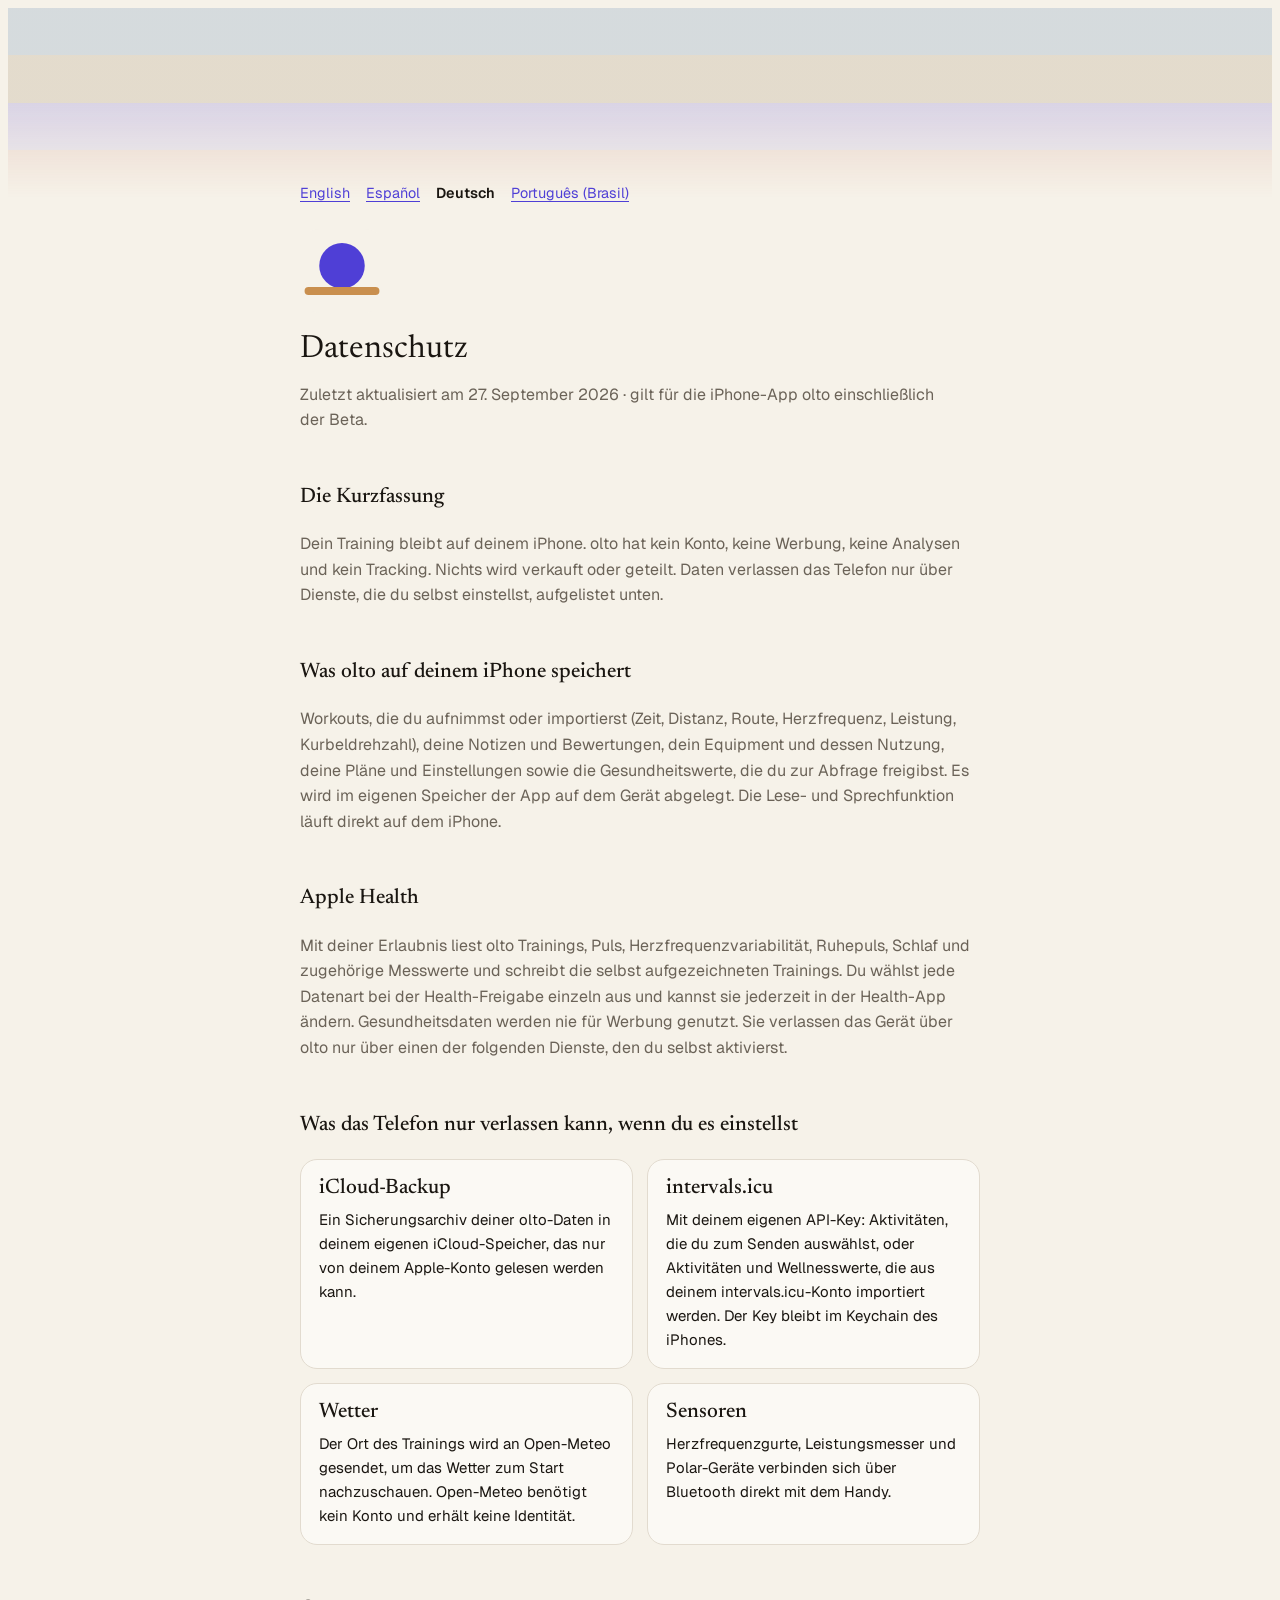
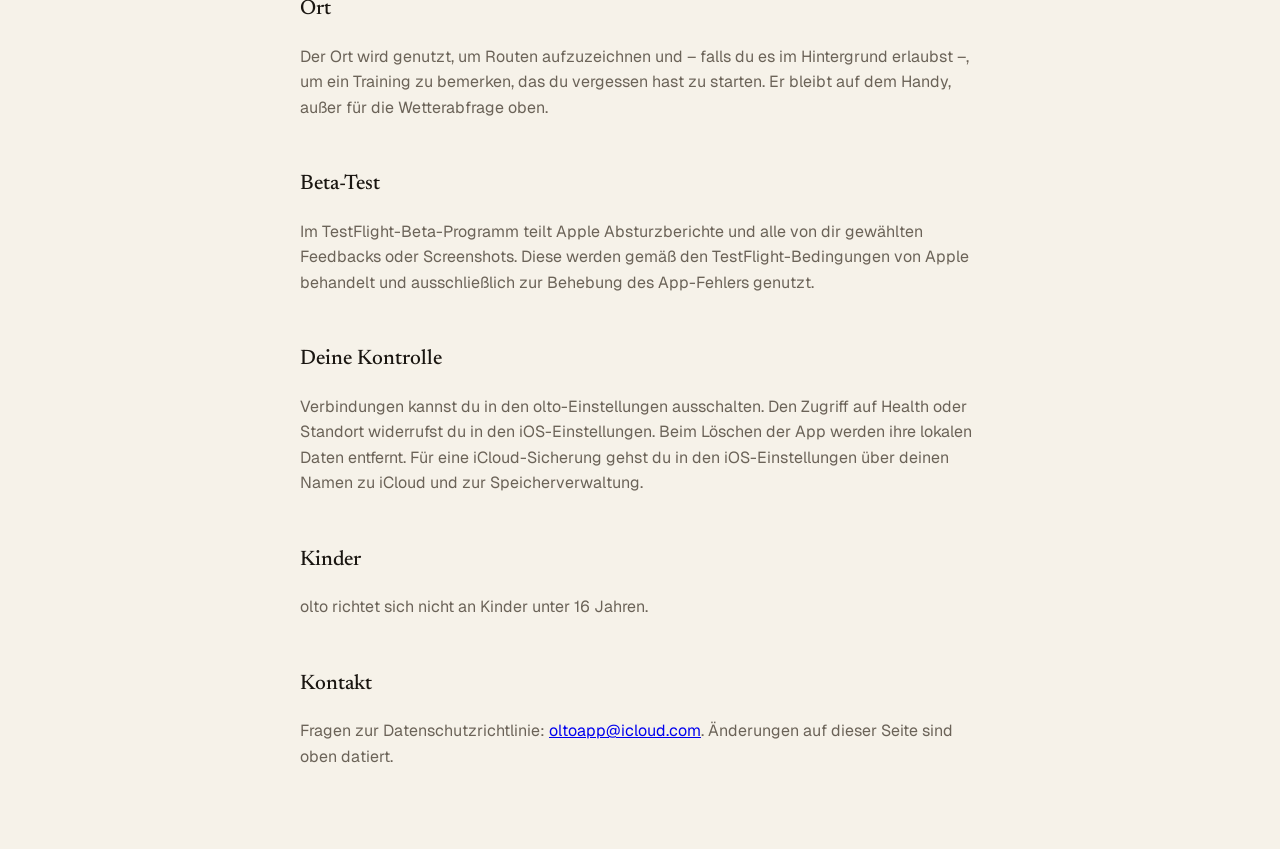
<file: de/privacy.html>
<!doctype html>
<html lang="de">
<head>
<meta charset="utf-8">
<meta name="viewport" content="width=device-width, initial-scale=1, viewport-fit=cover">
<title>olto Datenschutz</title>
<meta name="description" content="Was olto speichert, wo es lebt und was dein iPhone verlässt.">
<meta name="theme-color" content="#F6F2E9" media="(prefers-color-scheme: light)">
<meta name="theme-color" content="#0C0A08" media="(prefers-color-scheme: dark)">
<link rel="icon" href="../assets/mark.svg" type="image/svg+xml">
<link rel="apple-touch-icon" href="../assets/apple-touch-icon.png">
<link rel="stylesheet" href="../assets/site.css">
<link rel="alternate" hreflang="en" href="https://olto-app.github.io/privacy.html">
<link rel="alternate" hreflang="es" href="https://olto-app.github.io/es/privacy.html">
<link rel="alternate" hreflang="de" href="https://olto-app.github.io/de/privacy.html">
<link rel="alternate" hreflang="pt-BR" href="https://olto-app.github.io/pt-br/privacy.html">
</head>
<body>
<link rel="stylesheet" href="https://fonts.googleapis.com/css2?family=Instrument+Serif:ital@1&family=Newsreader:ital,opsz,wght@0,6..72,400;0,6..72,500;1,6..72,300;1,6..72,400&family=Geist:wght@300;400;500;600&display=swap">

<div class="sky" aria-hidden="true"></div>
<main>
<header>
    <div class="languages" role="navigation" aria-label="Sprachen"><a lang="en" hreflang="en" href="../privacy.html">English</a> <a lang="es" hreflang="es" href="../es/privacy.html">Español</a> <a lang="de" hreflang="de" href="privacy.html" aria-current="page">Deutsch</a> <a lang="pt-BR" hreflang="pt-BR" href="../pt-br/privacy.html">Português (Brasil)</a></div>
  <a href="./" aria-label="olto Home"><img class="mark" src="../assets/mark.svg" alt=""></a>
  <h2 style="margin-top:18px">Datenschutz</h2>
  <p class="sub">Zuletzt aktualisiert am 27. September 2026 · gilt für die iPhone-App olto einschließlich der Beta.</p>
</header>

<section>
  <h3>Die Kurzfassung</h3>
  <p class="note">Dein Training bleibt auf deinem iPhone. olto hat kein Konto, keine Werbung, keine Analysen und kein Tracking. Nichts wird verkauft oder geteilt. Daten verlassen das Telefon nur über Dienste, die du selbst einstellst, aufgelistet unten.</p>
</section>

<section>
  <h3>Was olto auf deinem iPhone speichert</h3>
  <p class="note">Workouts, die du aufnimmst oder importierst (Zeit, Distanz, Route, Herzfrequenz, Leistung, Kurbeldrehzahl), deine Notizen und Bewertungen, dein Equipment und dessen Nutzung, deine Pläne und Einstellungen sowie die Gesundheitswerte, die du zur Abfrage freigibst. Es wird im eigenen Speicher der App auf dem Gerät abgelegt. Die Lese- und Sprechfunktion läuft direkt auf dem iPhone.</p>
</section>

<section>
  <h3>Apple Health</h3>
  <p class="note">Mit deiner Erlaubnis liest olto Trainings, Puls, Herzfrequenzvariabilität, Ruhepuls, Schlaf und zugehörige Messwerte und schreibt die selbst aufgezeichneten Trainings. Du wählst jede Datenart bei der Health-Freigabe einzeln aus und kannst sie jederzeit in der Health-App ändern. Gesundheitsdaten werden nie für Werbung genutzt. Sie verlassen das Gerät über olto nur über einen der folgenden Dienste, den du selbst aktivierst.</p>
</section>

<section>
  <h3>Was das Telefon nur verlassen kann, wenn du es einstellst</h3>
  <div class="grid">
    <div class="card"><h3>iCloud-Backup</h3><p>Ein Sicherungsarchiv deiner olto-Daten in deinem eigenen iCloud-Speicher, das nur von deinem Apple-Konto gelesen werden kann.</p></div>
    <div class="card"><h3>intervals.icu</h3><p>Mit deinem eigenen API-Key: Aktivitäten, die du zum Senden auswählst, oder Aktivitäten und Wellnesswerte, die aus deinem intervals.icu-Konto importiert werden. Der Key bleibt im Keychain des iPhones.</p></div>
    <div class="card"><h3>Wetter</h3><p>Der Ort des Trainings wird an Open-Meteo gesendet, um das Wetter zum Start nachzuschauen. Open-Meteo benötigt kein Konto und erhält keine Identität.</p></div>
    <div class="card"><h3>Sensoren</h3><p>Herzfrequenzgurte, Leistungsmesser und Polar-Geräte verbinden sich über Bluetooth direkt mit dem Handy.</p></div>
  </div>
</section>

<section>
  <h3>Ort</h3>
  <p class="note">Der Ort wird genutzt, um Routen aufzuzeichnen und – falls du es im Hintergrund erlaubst –, um ein Training zu bemerken, das du vergessen hast zu starten. Er bleibt auf dem Handy, außer für die Wetterabfrage oben.</p>
</section>

<section>
  <h3>Beta-Test</h3>
  <p class="note">Im TestFlight-Beta-Programm teilt Apple Absturzberichte und alle von dir gewählten Feedbacks oder Screenshots. Diese werden gemäß den TestFlight-Bedingungen von Apple behandelt und ausschließlich zur Behebung des App-Fehlers genutzt.</p>
</section>

<section>
  <h3>Deine Kontrolle</h3>
  <p class="note">Verbindungen kannst du in den olto-Einstellungen ausschalten. Den Zugriff auf Health oder Standort widerrufst du in den iOS-Einstellungen. Beim Löschen der App werden ihre lokalen Daten entfernt. Für eine iCloud-Sicherung gehst du in den iOS-Einstellungen über deinen Namen zu iCloud und zur Speicherverwaltung.</p>
</section>

<section>
  <h3>Kinder</h3>
  <p class="note">olto richtet sich nicht an Kinder unter 16 Jahren.</p>
</section>

<section>
  <h3>Kontakt</h3>
  <p class="note">Fragen zur Datenschutzrichtlinie: <a href="mailto:oltoapp@icloud.com">oltoapp@icloud.com</a>. Änderungen auf dieser Seite sind oben datiert.</p>
</section>
</main>
</body>
</html>
</file>
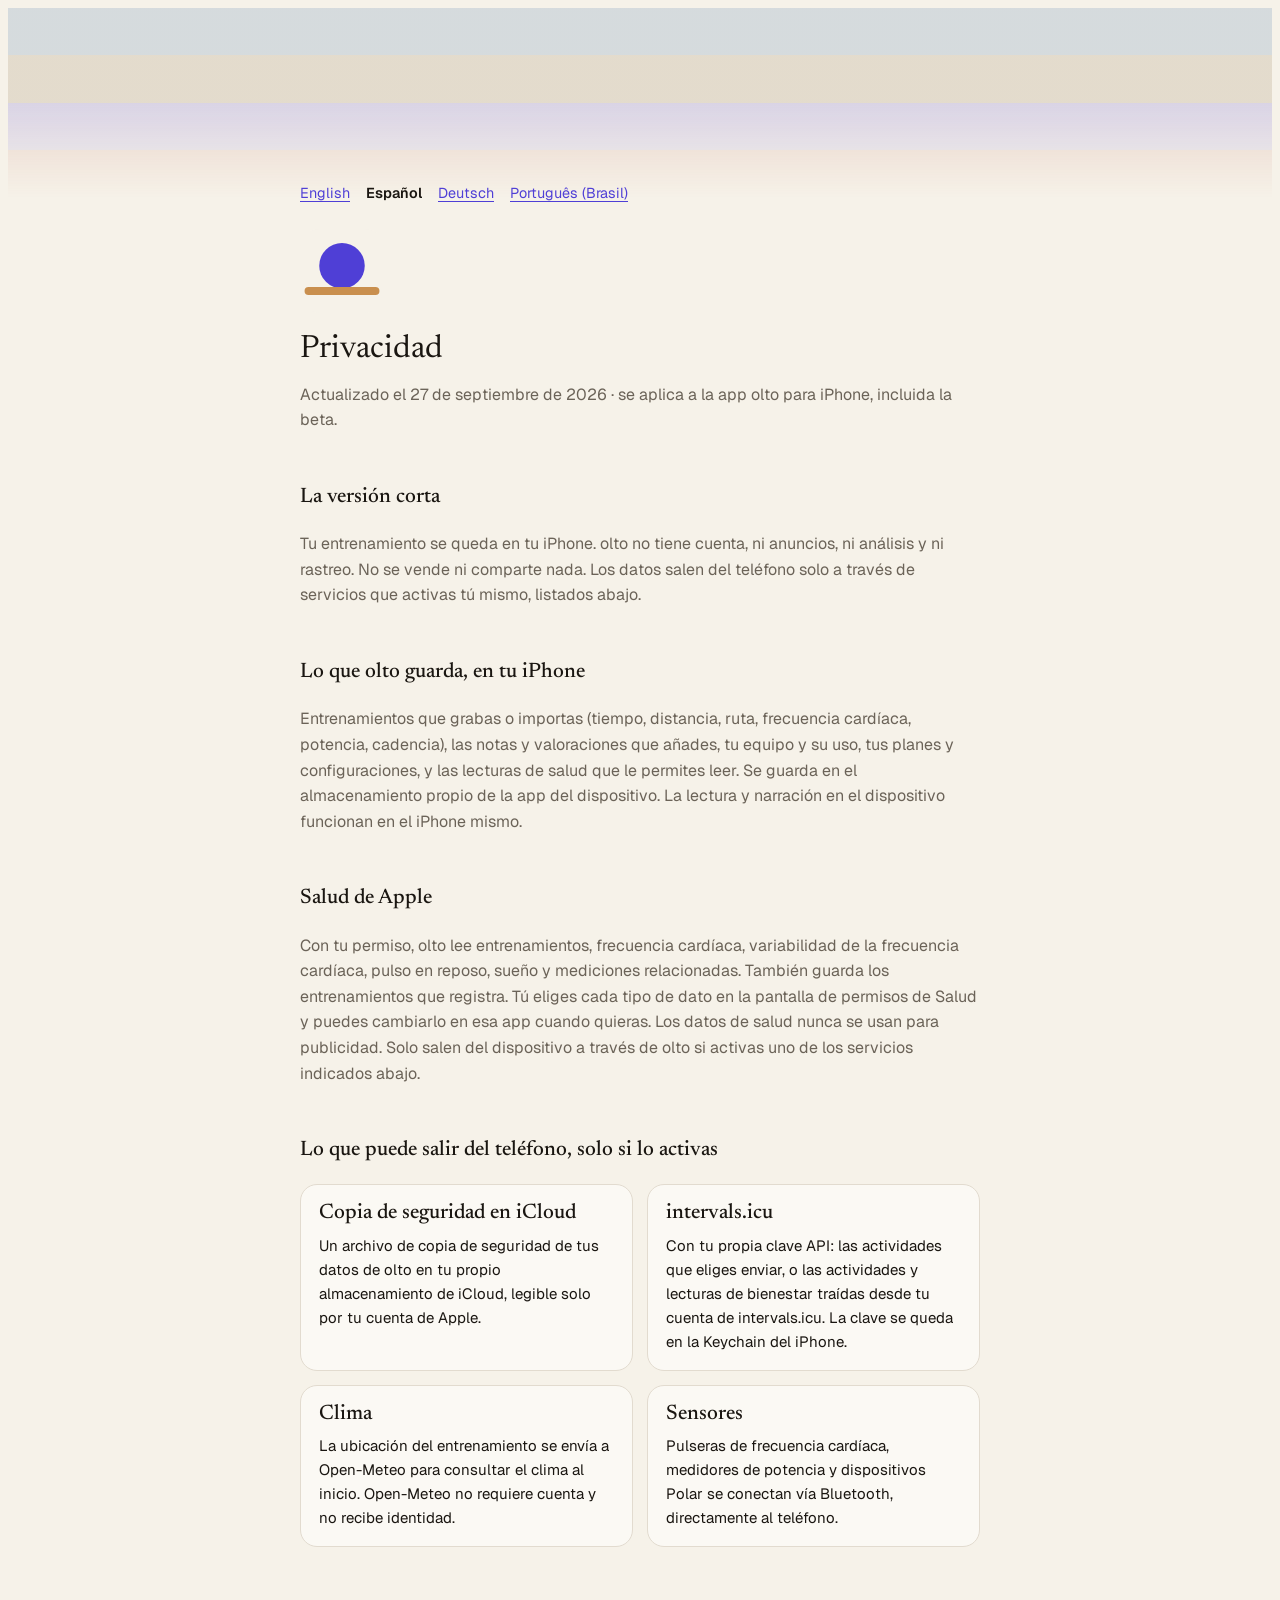
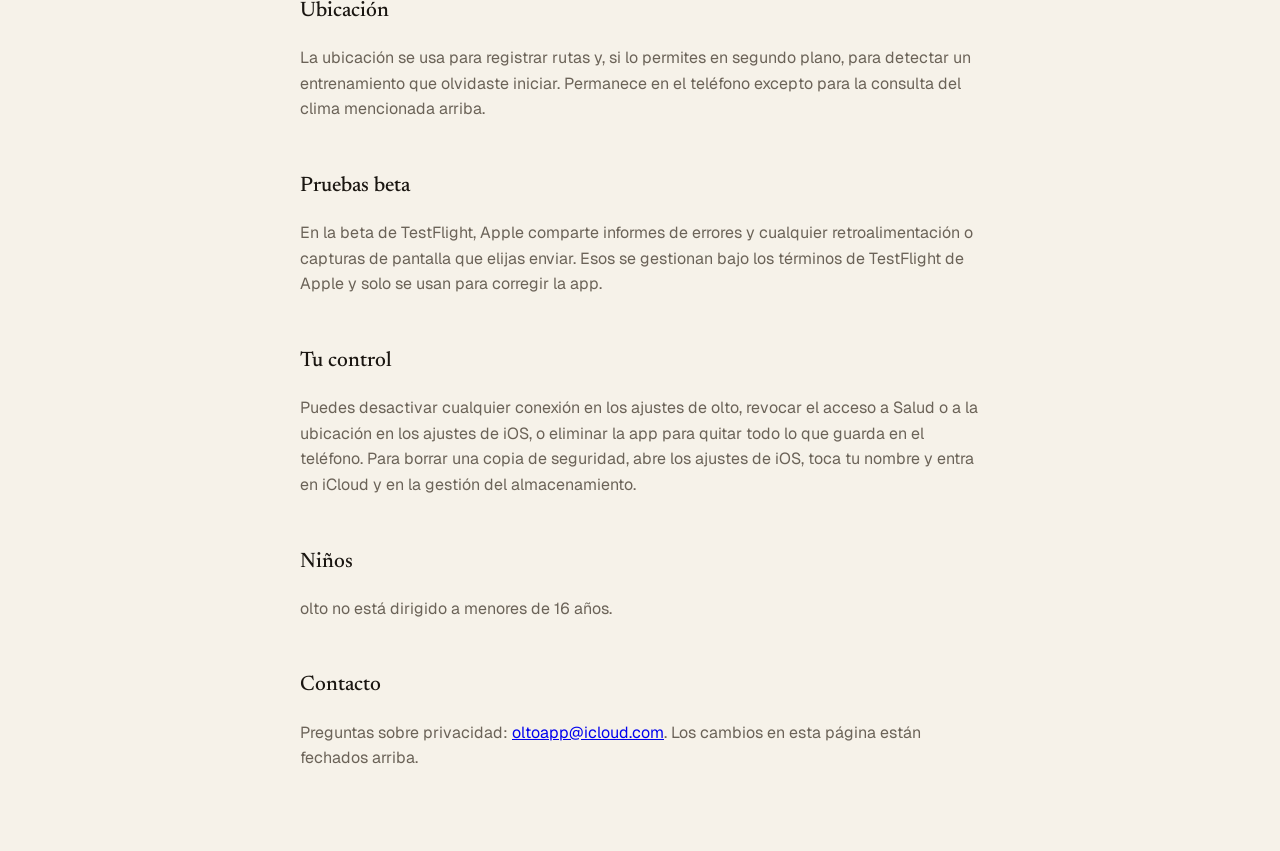
<file: es/privacy.html>
<!doctype html>
<html lang="es">
<head>
<meta charset="utf-8">
<meta name="viewport" content="width=device-width, initial-scale=1, viewport-fit=cover">
<title>privacidad de olto</title>
<meta name="description" content="Qué guarda olto, dónde vive y qué sale de tu iPhone.">
<meta name="theme-color" content="#F6F2E9" media="(prefers-color-scheme: light)">
<meta name="theme-color" content="#0C0A08" media="(prefers-color-scheme: dark)">
<link rel="icon" href="../assets/mark.svg" type="image/svg+xml">
<link rel="apple-touch-icon" href="../assets/apple-touch-icon.png">
<link rel="stylesheet" href="../assets/site.css">
<link rel="alternate" hreflang="en" href="https://olto-app.github.io/privacy.html">
<link rel="alternate" hreflang="es" href="https://olto-app.github.io/es/privacy.html">
<link rel="alternate" hreflang="de" href="https://olto-app.github.io/de/privacy.html">
<link rel="alternate" hreflang="pt-BR" href="https://olto-app.github.io/pt-br/privacy.html">
</head>
<body>
<link rel="stylesheet" href="https://fonts.googleapis.com/css2?family=Instrument+Serif:ital@1&family=Newsreader:ital,opsz,wght@0,6..72,400;0,6..72,500;1,6..72,300;1,6..72,400&family=Geist:wght@300;400;500;600&display=swap">

<div class="sky" aria-hidden="true"></div>
<main>
<header>
    <div class="languages" role="navigation" aria-label="Idiomas"><a lang="en" hreflang="en" href="../privacy.html">English</a> <a lang="es" hreflang="es" href="privacy.html" aria-current="page">Español</a> <a lang="de" hreflang="de" href="../de/privacy.html">Deutsch</a> <a lang="pt-BR" hreflang="pt-BR" href="../pt-br/privacy.html">Português (Brasil)</a></div>
  <a href="./" aria-label="inicio de olto"><img class="mark" src="../assets/mark.svg" alt=""></a>
  <h2 style="margin-top:18px">Privacidad</h2>
  <p class="sub">Actualizado el 27 de septiembre de 2026 · se aplica a la app olto para iPhone, incluida la beta.</p>
</header>

<section>
  <h3>La versión corta</h3>
  <p class="note">Tu entrenamiento se queda en tu iPhone. olto no tiene cuenta, ni anuncios, ni análisis y ni rastreo. No se vende ni comparte nada. Los datos salen del teléfono solo a través de servicios que activas tú mismo, listados abajo.</p>
</section>

<section>
  <h3>Lo que olto guarda, en tu iPhone</h3>
  <p class="note">Entrenamientos que grabas o importas (tiempo, distancia, ruta, frecuencia cardíaca, potencia, cadencia), las notas y valoraciones que añades, tu equipo y su uso, tus planes y configuraciones, y las lecturas de salud que le permites leer. Se guarda en el almacenamiento propio de la app del dispositivo. La lectura y narración en el dispositivo funcionan en el iPhone mismo.</p>
</section>

<section>
  <h3>Salud de Apple</h3>
  <p class="note">Con tu permiso, olto lee entrenamientos, frecuencia cardíaca, variabilidad de la frecuencia cardíaca, pulso en reposo, sueño y mediciones relacionadas. También guarda los entrenamientos que registra. Tú eliges cada tipo de dato en la pantalla de permisos de Salud y puedes cambiarlo en esa app cuando quieras. Los datos de salud nunca se usan para publicidad. Solo salen del dispositivo a través de olto si activas uno de los servicios indicados abajo.</p>
</section>

<section>
  <h3>Lo que puede salir del teléfono, solo si lo activas</h3>
  <div class="grid">
    <div class="card"><h3>Copia de seguridad en iCloud</h3><p>Un archivo de copia de seguridad de tus datos de olto en tu propio almacenamiento de iCloud, legible solo por tu cuenta de Apple.</p></div>
    <div class="card"><h3>intervals.icu</h3><p>Con tu propia clave API: las actividades que eliges enviar, o las actividades y lecturas de bienestar traídas desde tu cuenta de intervals.icu. La clave se queda en la Keychain del iPhone.</p></div>
    <div class="card"><h3>Clima</h3><p>La ubicación del entrenamiento se envía a Open-Meteo para consultar el clima al inicio. Open-Meteo no requiere cuenta y no recibe identidad.</p></div>
    <div class="card"><h3>Sensores</h3><p>Pulseras de frecuencia cardíaca, medidores de potencia y dispositivos Polar se conectan vía Bluetooth, directamente al teléfono.</p></div>
  </div>
</section>

<section>
  <h3>Ubicación</h3>
  <p class="note">La ubicación se usa para registrar rutas y, si lo permites en segundo plano, para detectar un entrenamiento que olvidaste iniciar. Permanece en el teléfono excepto para la consulta del clima mencionada arriba.</p>
</section>

<section>
  <h3>Pruebas beta</h3>
  <p class="note">En la beta de TestFlight, Apple comparte informes de errores y cualquier retroalimentación o capturas de pantalla que elijas enviar. Esos se gestionan bajo los términos de TestFlight de Apple y solo se usan para corregir la app.</p>
</section>

<section>
  <h3>Tu control</h3>
  <p class="note">Puedes desactivar cualquier conexión en los ajustes de olto, revocar el acceso a Salud o a la ubicación en los ajustes de iOS, o eliminar la app para quitar todo lo que guarda en el teléfono. Para borrar una copia de seguridad, abre los ajustes de iOS, toca tu nombre y entra en iCloud y en la gestión del almacenamiento.</p>
</section>

<section>
  <h3>Niños</h3>
  <p class="note">olto no está dirigido a menores de 16 años.</p>
</section>

<section>
  <h3>Contacto</h3>
  <p class="note">Preguntas sobre privacidad: <a href="mailto:oltoapp@icloud.com">oltoapp@icloud.com</a>. Los cambios en esta página están fechados arriba.</p>
</section>
</main>
</body>
</html>
</file>
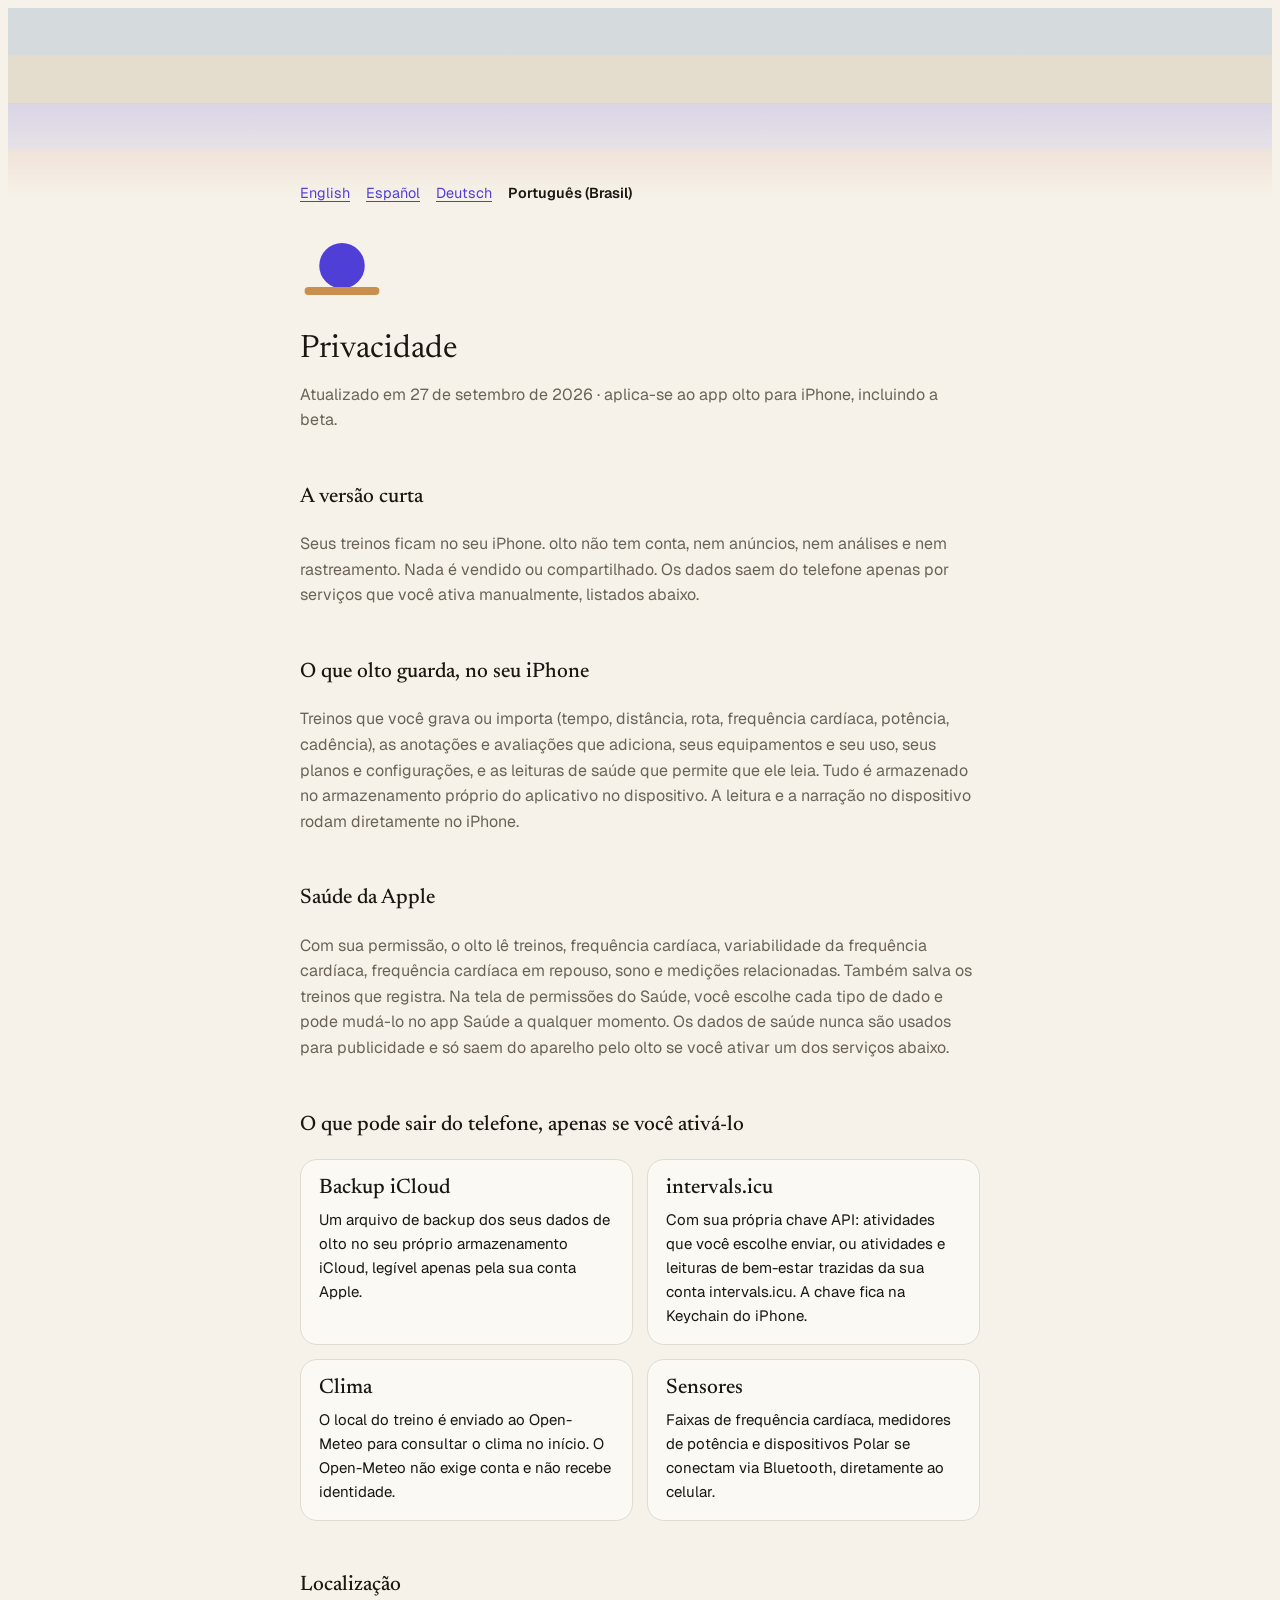
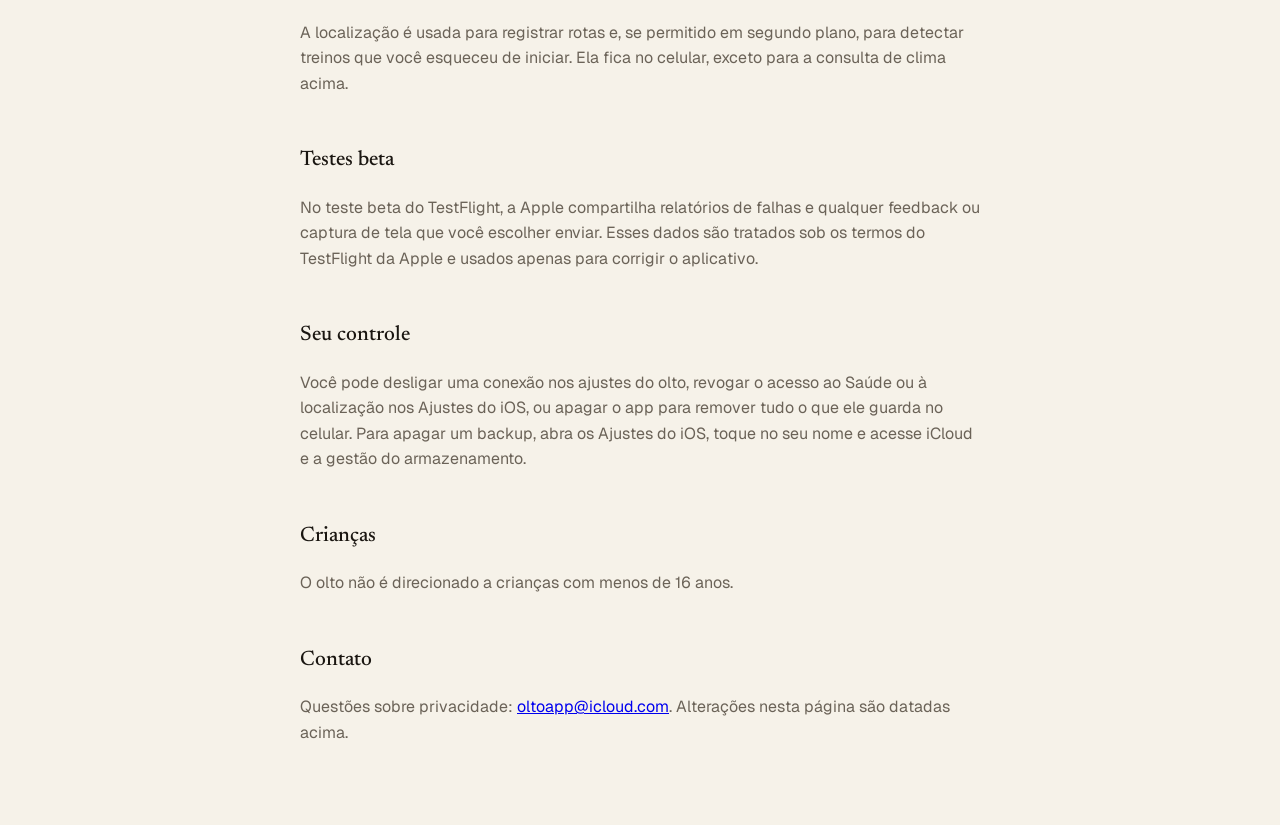
<file: pt-br/privacy.html>
<!doctype html>
<html lang="pt-BR">
<head>
<meta charset="utf-8">
<meta name="viewport" content="width=device-width, initial-scale=1, viewport-fit=cover">
<title>privacidade de olto</title>
<meta name="description" content="O que olto guarda, onde ele mora e o que sai do seu iPhone.">
<meta name="theme-color" content="#F6F2E9" media="(prefers-color-scheme: light)">
<meta name="theme-color" content="#0C0A08" media="(prefers-color-scheme: dark)">
<link rel="icon" href="../assets/mark.svg" type="image/svg+xml">
<link rel="apple-touch-icon" href="../assets/apple-touch-icon.png">
<link rel="stylesheet" href="../assets/site.css">
<link rel="alternate" hreflang="en" href="https://olto-app.github.io/privacy.html">
<link rel="alternate" hreflang="es" href="https://olto-app.github.io/es/privacy.html">
<link rel="alternate" hreflang="de" href="https://olto-app.github.io/de/privacy.html">
<link rel="alternate" hreflang="pt-BR" href="https://olto-app.github.io/pt-br/privacy.html">
</head>
<body>
<link rel="stylesheet" href="https://fonts.googleapis.com/css2?family=Instrument+Serif:ital@1&family=Newsreader:ital,opsz,wght@0,6..72,400;0,6..72,500;1,6..72,300;1,6..72,400&family=Geist:wght@300;400;500;600&display=swap">

<div class="sky" aria-hidden="true"></div>
<main>
<header>
    <div class="languages" role="navigation" aria-label="Idiomas"><a lang="en" hreflang="en" href="../privacy.html">English</a> <a lang="es" hreflang="es" href="../es/privacy.html">Español</a> <a lang="de" hreflang="de" href="../de/privacy.html">Deutsch</a> <a lang="pt-BR" hreflang="pt-BR" href="privacy.html" aria-current="page">Português (Brasil)</a></div>
  <a href="./" aria-label="início de olto"><img class="mark" src="../assets/mark.svg" alt=""></a>
  <h2 style="margin-top:18px">Privacidade</h2>
  <p class="sub">Atualizado em 27 de setembro de 2026 · aplica-se ao app olto para iPhone, incluindo a beta.</p>
</header>

<section>
  <h3>A versão curta</h3>
  <p class="note">Seus treinos ficam no seu iPhone. olto não tem conta, nem anúncios, nem análises e nem rastreamento. Nada é vendido ou compartilhado. Os dados saem do telefone apenas por serviços que você ativa manualmente, listados abaixo.</p>
</section>

<section>
  <h3>O que olto guarda, no seu iPhone</h3>
  <p class="note">Treinos que você grava ou importa (tempo, distância, rota, frequência cardíaca, potência, cadência), as anotações e avaliações que adiciona, seus equipamentos e seu uso, seus planos e configurações, e as leituras de saúde que permite que ele leia. Tudo é armazenado no armazenamento próprio do aplicativo no dispositivo. A leitura e a narração no dispositivo rodam diretamente no iPhone.</p>
</section>

<section>
  <h3>Saúde da Apple</h3>
  <p class="note">Com sua permissão, o olto lê treinos, frequência cardíaca, variabilidade da frequência cardíaca, frequência cardíaca em repouso, sono e medições relacionadas. Também salva os treinos que registra. Na tela de permissões do Saúde, você escolhe cada tipo de dado e pode mudá-lo no app Saúde a qualquer momento. Os dados de saúde nunca são usados para publicidade e só saem do aparelho pelo olto se você ativar um dos serviços abaixo.</p>
</section>

<section>
  <h3>O que pode sair do telefone, apenas se você ativá-lo</h3>
  <div class="grid">
    <div class="card"><h3>Backup iCloud</h3><p>Um arquivo de backup dos seus dados de olto no seu próprio armazenamento iCloud, legível apenas pela sua conta Apple.</p></div>
    <div class="card"><h3>intervals.icu</h3><p>Com sua própria chave API: atividades que você escolhe enviar, ou atividades e leituras de bem-estar trazidas da sua conta intervals.icu. A chave fica na Keychain do iPhone.</p></div>
    <div class="card"><h3>Clima</h3><p>O local do treino é enviado ao Open-Meteo para consultar o clima no início. O Open-Meteo não exige conta e não recebe identidade.</p></div>
    <div class="card"><h3>Sensores</h3><p>Faixas de frequência cardíaca, medidores de potência e dispositivos Polar se conectam via Bluetooth, diretamente ao celular.</p></div>
  </div>
</section>

<section>
  <h3>Localização</h3>
  <p class="note">A localização é usada para registrar rotas e, se permitido em segundo plano, para detectar treinos que você esqueceu de iniciar. Ela fica no celular, exceto para a consulta de clima acima.</p>
</section>

<section>
  <h3>Testes beta</h3>
  <p class="note">No teste beta do TestFlight, a Apple compartilha relatórios de falhas e qualquer feedback ou captura de tela que você escolher enviar. Esses dados são tratados sob os termos do TestFlight da Apple e usados apenas para corrigir o aplicativo.</p>
</section>

<section>
  <h3>Seu controle</h3>
  <p class="note">Você pode desligar uma conexão nos ajustes do olto, revogar o acesso ao Saúde ou à localização nos Ajustes do iOS, ou apagar o app para remover tudo o que ele guarda no celular. Para apagar um backup, abra os Ajustes do iOS, toque no seu nome e acesse iCloud e a gestão do armazenamento.</p>
</section>

<section>
  <h3>Crianças</h3>
  <p class="note">O olto não é direcionado a crianças com menos de 16 anos.</p>
</section>

<section>
  <h3>Contato</h3>
  <p class="note">Questões sobre privacidade: <a href="mailto:oltoapp@icloud.com">oltoapp@icloud.com</a>. Alterações nesta página são datadas acima.</p>
</section>
</main>
</body>
</html>
</file>
<file: assets/site.css>
:root{
  --canvas:#F6F2E9; --soft:#F1EDE5; --card:#FBF9F4; --ink:#1A1611; --muted:#6B6358; --rule:#E2DBCF;
  --sun:#4F3FD6; --warm:#C98F4E; --accent:#4F3FD6;
  --fresh:rgba(110,146,185,.24); --maint:rgba(201,189,166,.42); --gain:rgba(79,63,214,.17); --risk:rgba(168,43,23,.14);
  --word:"Instrument Serif",Georgia,serif; --voice:"Newsreader",Georgia,serif; --data:"Geist",-apple-system,"Segoe UI",sans-serif;
}
@media (prefers-color-scheme: dark){:root:not([data-theme="light"]){
  --canvas:#0C0A08; --soft:#211D17; --card:#16130F; --ink:#F1EBDD; --muted:#A99F90; --rule:#2E2922;
  --sun:#6C6CF3; --warm:#D9A566; --accent:#8B8BF7;
  --fresh:rgba(110,146,185,.26); --maint:rgba(201,189,166,.18); --gain:rgba(108,108,243,.24); --risk:rgba(207,79,53,.22); color-scheme:dark;}}
:root[data-theme="dark"]{
  --canvas:#0C0A08; --soft:#211D17; --card:#16130F; --ink:#F1EBDD; --muted:#A99F90; --rule:#2E2922;
  --sun:#6C6CF3; --warm:#D9A566; --accent:#8B8BF7;
  --fresh:rgba(110,146,185,.26); --maint:rgba(201,189,166,.18); --gain:rgba(108,108,243,.24); --risk:rgba(207,79,53,.22); color-scheme:dark;}
body{background:var(--canvas);color:var(--ink);font-family:var(--data);font-size:16px;line-height:1.6;padding-inline:20px;padding-block:0 72px}
.sky{margin-inline:-20px;height:190px;background:linear-gradient(to bottom,var(--fresh) 0 25%,var(--maint) 25% 50%,var(--gain) 50% 75%,var(--risk) 75% 100%);-webkit-mask-image:linear-gradient(to bottom,#000 50%,transparent);mask-image:linear-gradient(to bottom,#000 50%,transparent)}
main{max-width:680px;margin:-20px auto 0;display:grid;gap:52px;position:relative}
.mark{width:84px;height:auto;display:block}
.name{font-family:var(--word);font-style:italic;font-weight:400;font-size:1.25em;letter-spacing:.005em;-webkit-text-stroke:.35px currentColor}
.voice{font-family:var(--voice);font-style:italic;font-weight:400}
.card p.voice,.note.voice{font-size:18px;line-height:1.5}
.sr{position:absolute;width:1px;height:1px;overflow:hidden;clip:rect(0 0 0 0)}
.word{font-family:var(--word);font-style:italic;font-weight:400;font-size:76px;line-height:.95;margin:10px 0 0;letter-spacing:-.01em}
.tag{font-family:var(--voice);font-style:italic;font-weight:300;font-size:30px;line-height:1.25;margin:12px 0 0}
.lede{font-family:var(--data);font-style:normal;font-weight:300;font-size:22px;line-height:1.35;margin:14px 0 0;text-wrap:balance}
.sub{margin:14px 0 0;color:var(--muted);max-width:60ch}
.pill{display:inline-block;font-size:12px;font-weight:500;letter-spacing:.04em;padding:3px 10px;border-radius:999px;background:var(--soft);border:1px solid var(--rule)}
nav{position:sticky;top:env(safe-area-inset-top,0px);z-index:2;background:var(--canvas);margin-inline:-20px;padding:10px 20px;border-bottom:1px solid var(--rule);display:flex;gap:18px;overflow-x:auto;scrollbar-width:none;font-size:14px}
nav::-webkit-scrollbar{display:none}
nav a{color:var(--muted);text-decoration:none;white-space:nowrap}
nav a:hover,nav a:focus-visible{color:var(--ink)}
h2{font-family:var(--voice);font-style:normal;font-weight:400;font-size:32px;line-height:1.15;margin:0;text-wrap:balance}
h3{font-family:var(--voice);font-style:normal;font-weight:500;font-size:21px;line-height:1.25;margin:0}
.eyebrow{font-size:11px;letter-spacing:.09em;text-transform:uppercase;color:var(--muted);font-weight:500}
section{display:grid;gap:20px;scroll-margin-top:60px}
.note{margin:0;color:var(--muted);max-width:62ch}
.grid{display:grid;grid-template-columns:repeat(auto-fit,minmax(260px,1fr));gap:14px}
.card{background:var(--card);border:1px solid var(--rule);border-radius:17px;padding:16px 18px;display:grid;gap:6px;align-content:start}
.card p{margin:0;font-size:15px}
.card ul{margin:0;padding-left:18px;display:grid;gap:4px;font-size:15px}
.card .best{font-size:13px;color:var(--muted)}
.pages{display:grid;gap:18px}
.page{display:grid;grid-template-columns:100px 1fr;gap:2px 18px}
.page .n{font-family:var(--voice);font-style:normal;font-weight:500;font-size:26px;line-height:1.1}
.page .q{font-size:13px;color:var(--muted);grid-column:1}
.page p{margin:0;grid-column:2;grid-row:1 / span 2}
@media (max-width:480px){.page{grid-template-columns:1fr}.page p{grid-column:1;grid-row:auto}}
.qa{display:grid;gap:18px}
.qa h4{font-size:16px;font-weight:500;margin:0 0 3px}
.qa p{margin:0}
ol.steps{margin:0;padding:0;list-style:none;counter-reset:s;display:grid;gap:14px}
ol.steps li{counter-increment:s;display:grid;grid-template-columns:30px 1fr;gap:12px}
ol.steps li::before{content:counter(s);font-family:var(--data);font-weight:300;font-size:24px;line-height:1.1;color:var(--sun)}
ol.steps b{display:block;font-weight:500}
.join{display:grid;grid-template-columns:auto 1fr;gap:18px;align-items:center;background:var(--card);border:1px solid var(--rule);border-radius:17px;padding:18px}
@media (max-width:480px){.join{grid-template-columns:1fr}}
#qr{width:132px;height:132px;background:#fff;padding:8px;border-radius:10px;display:grid;place-items:center}
#qr img,#qr canvas{width:116px!important;height:116px!important}
.btn{display:inline-block;background:var(--ink);color:var(--canvas);text-decoration:none;border-radius:999px;padding:9px 18px;font-weight:500;font-size:15px}
hr{border:0;border-top:1px solid var(--rule);margin:0}
footer{font-size:13px;color:var(--muted);display:grid;gap:6px}
.languages{display:flex;gap:.3rem 1rem;flex-wrap:wrap;align-items:center;margin:0 0 1.25rem;font-size:.9rem}
.languages a{color:var(--accent);text-underline-offset:.2em;padding:.25rem 0}
.languages a[aria-current=page]{color:var(--ink);font-weight:600;text-decoration:none}
</file>
